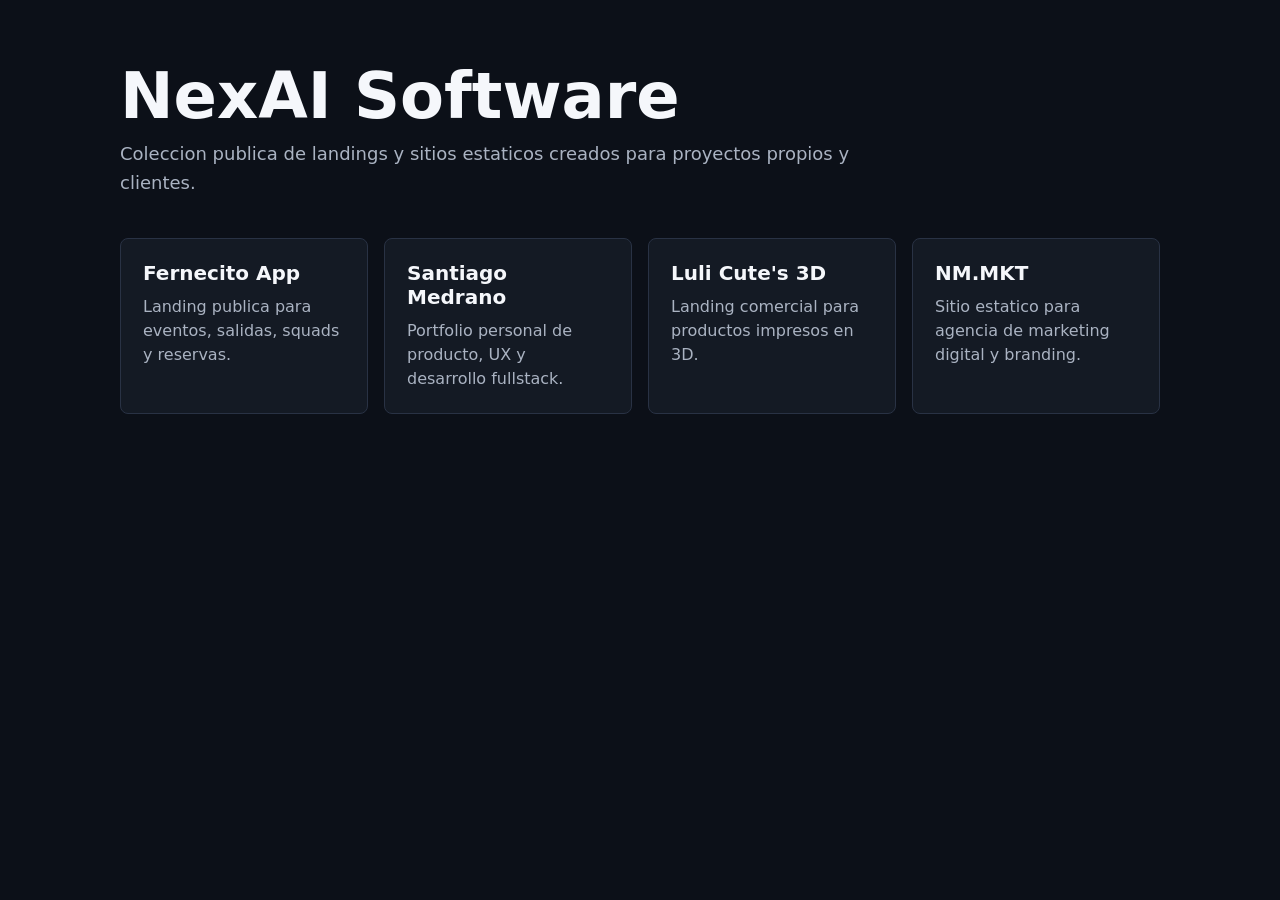
<file: index.html>
<!doctype html>
<html lang="es">
<head>
  <meta charset="utf-8">
  <meta name="viewport" content="width=device-width, initial-scale=1">
  <title>NexAI Software - Landings Portfolio</title>
  <meta name="description" content="Coleccion publica de landings y sitios estaticos creados por NexAI Software.">
  <style>
    :root {
      color-scheme: dark;
      --bg: #0c1018;
      --panel: #141a24;
      --text: #f5f7fb;
      --muted: #aab3c2;
      --line: #293244;
      --accent: #69d2ff;
    }

    * { box-sizing: border-box; }

    body {
      margin: 0;
      min-height: 100vh;
      font-family: Inter, ui-sans-serif, system-ui, -apple-system, BlinkMacSystemFont, "Segoe UI", sans-serif;
      background: var(--bg);
      color: var(--text);
    }

    main {
      width: min(1040px, calc(100% - 32px));
      margin: 0 auto;
      padding: 64px 0;
    }

    h1 {
      margin: 0 0 12px;
      font-size: clamp(34px, 6vw, 64px);
      line-height: 1;
    }

    p {
      margin: 0;
      max-width: 760px;
      color: var(--muted);
      font-size: 18px;
      line-height: 1.6;
    }

    .grid {
      display: grid;
      grid-template-columns: repeat(auto-fit, minmax(240px, 1fr));
      gap: 16px;
      margin-top: 40px;
    }

    a {
      display: block;
      min-height: 170px;
      padding: 22px;
      border: 1px solid var(--line);
      border-radius: 8px;
      background: var(--panel);
      color: inherit;
      text-decoration: none;
    }

    a:hover,
    a:focus-visible {
      border-color: var(--accent);
      outline: none;
    }

    strong {
      display: block;
      margin-bottom: 10px;
      font-size: 20px;
    }

    span {
      color: var(--muted);
      line-height: 1.5;
    }
  </style>
</head>
<body>
  <main>
    <h1>NexAI Software</h1>
    <p>Coleccion publica de landings y sitios estaticos creados para proyectos propios y clientes.</p>

    <section class="grid" aria-label="Landings">
      <a href="./fernecito-landing/">
        <strong>Fernecito App</strong>
        <span>Landing publica para eventos, salidas, squads y reservas.</span>
      </a>
      <a href="./santiago-medrano-portfolio/">
        <strong>Santiago Medrano</strong>
        <span>Portfolio personal de producto, UX y desarrollo fullstack.</span>
      </a>
      <a href="./luli-cutes-3d/">
        <strong>Luli Cute's 3D</strong>
        <span>Landing comercial para productos impresos en 3D.</span>
      </a>
      <a href="./nm-mkt/">
        <strong>NM.MKT</strong>
        <span>Sitio estatico para agencia de marketing digital y branding.</span>
      </a>
    </section>
  </main>
</body>
</html>
</file>
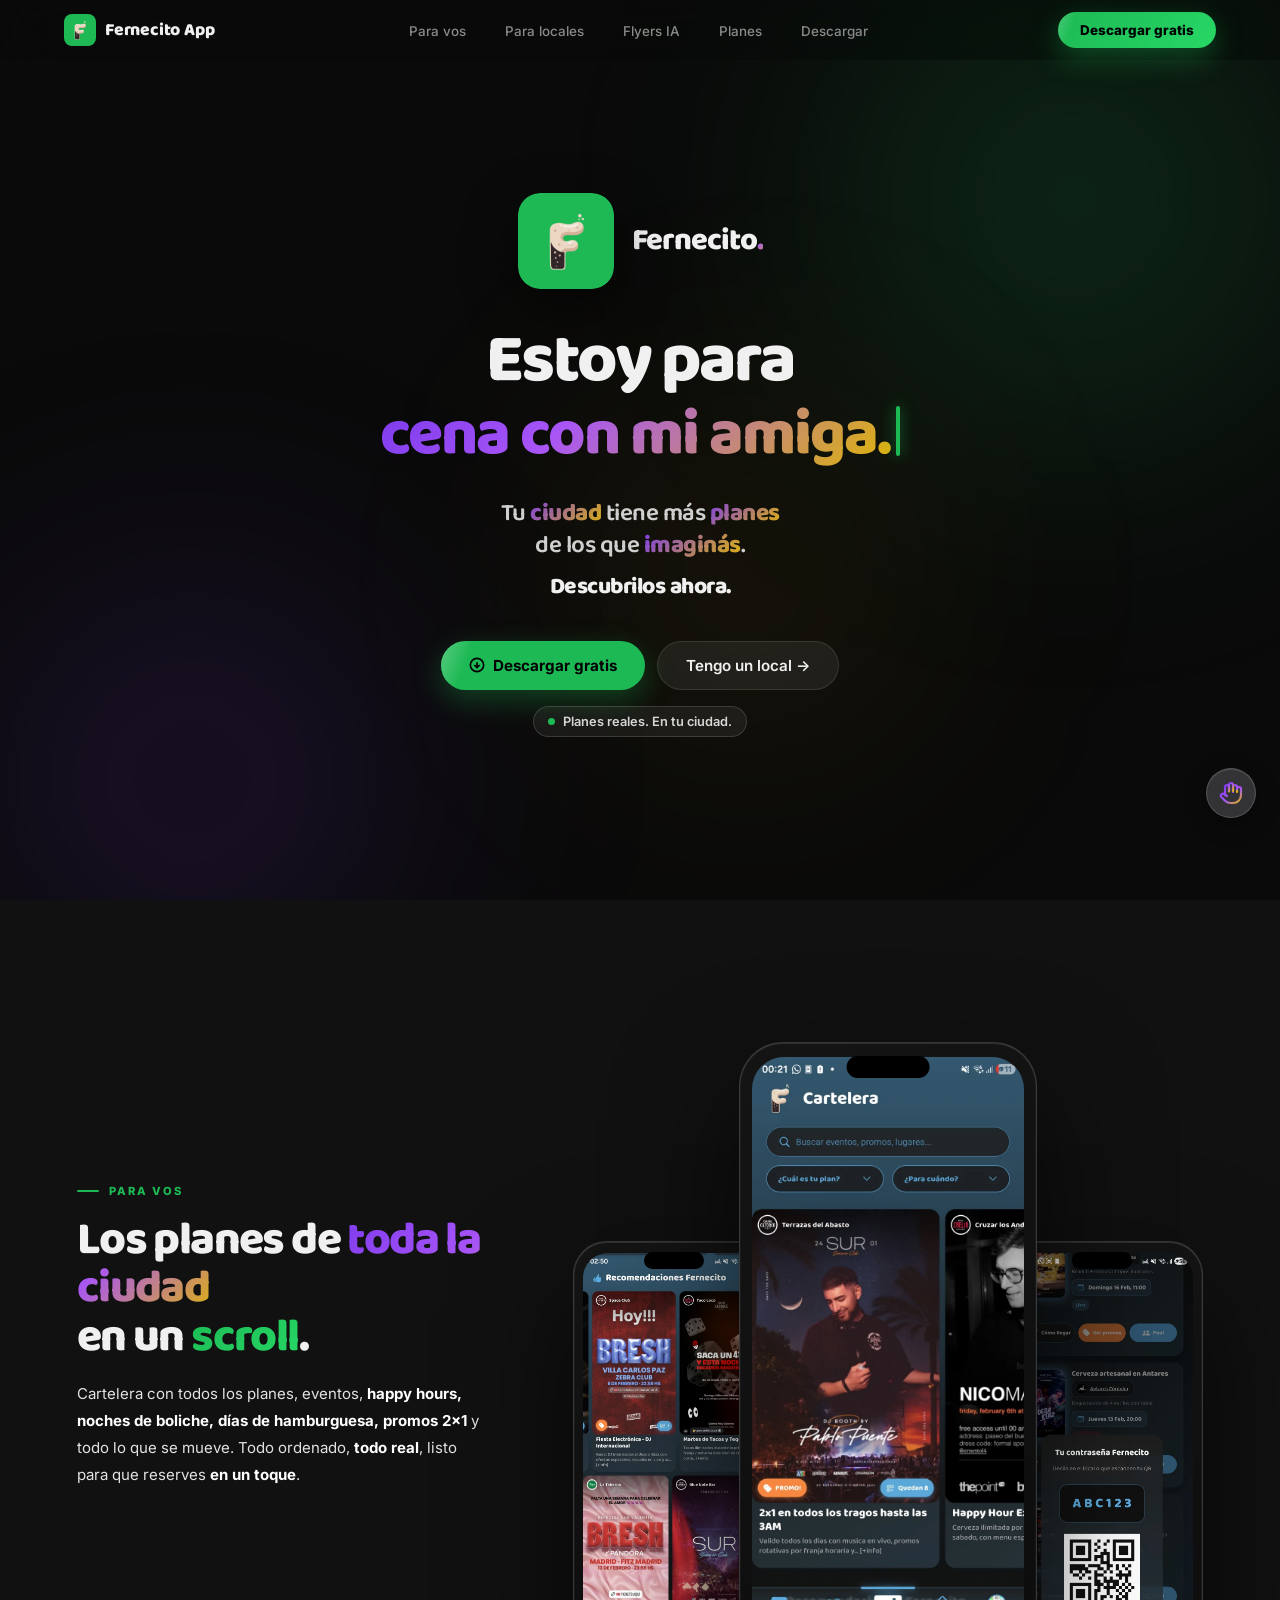
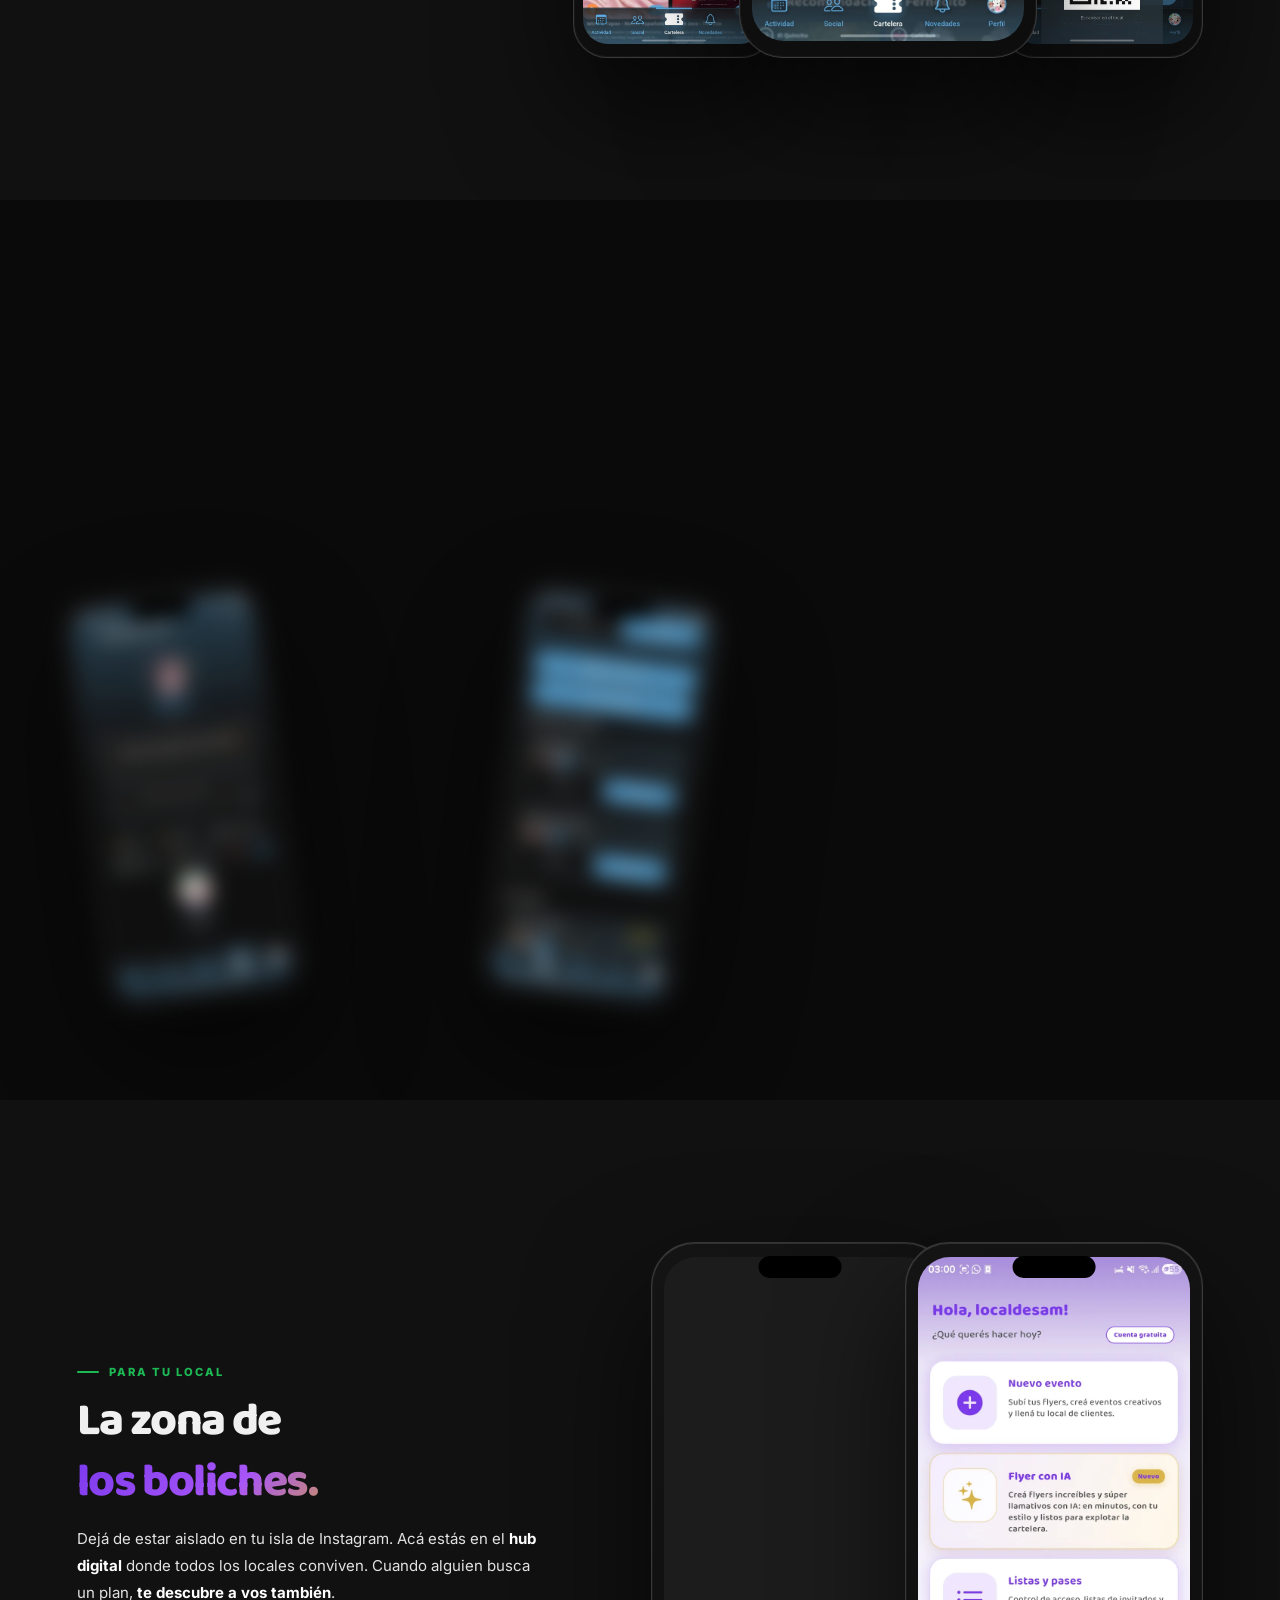
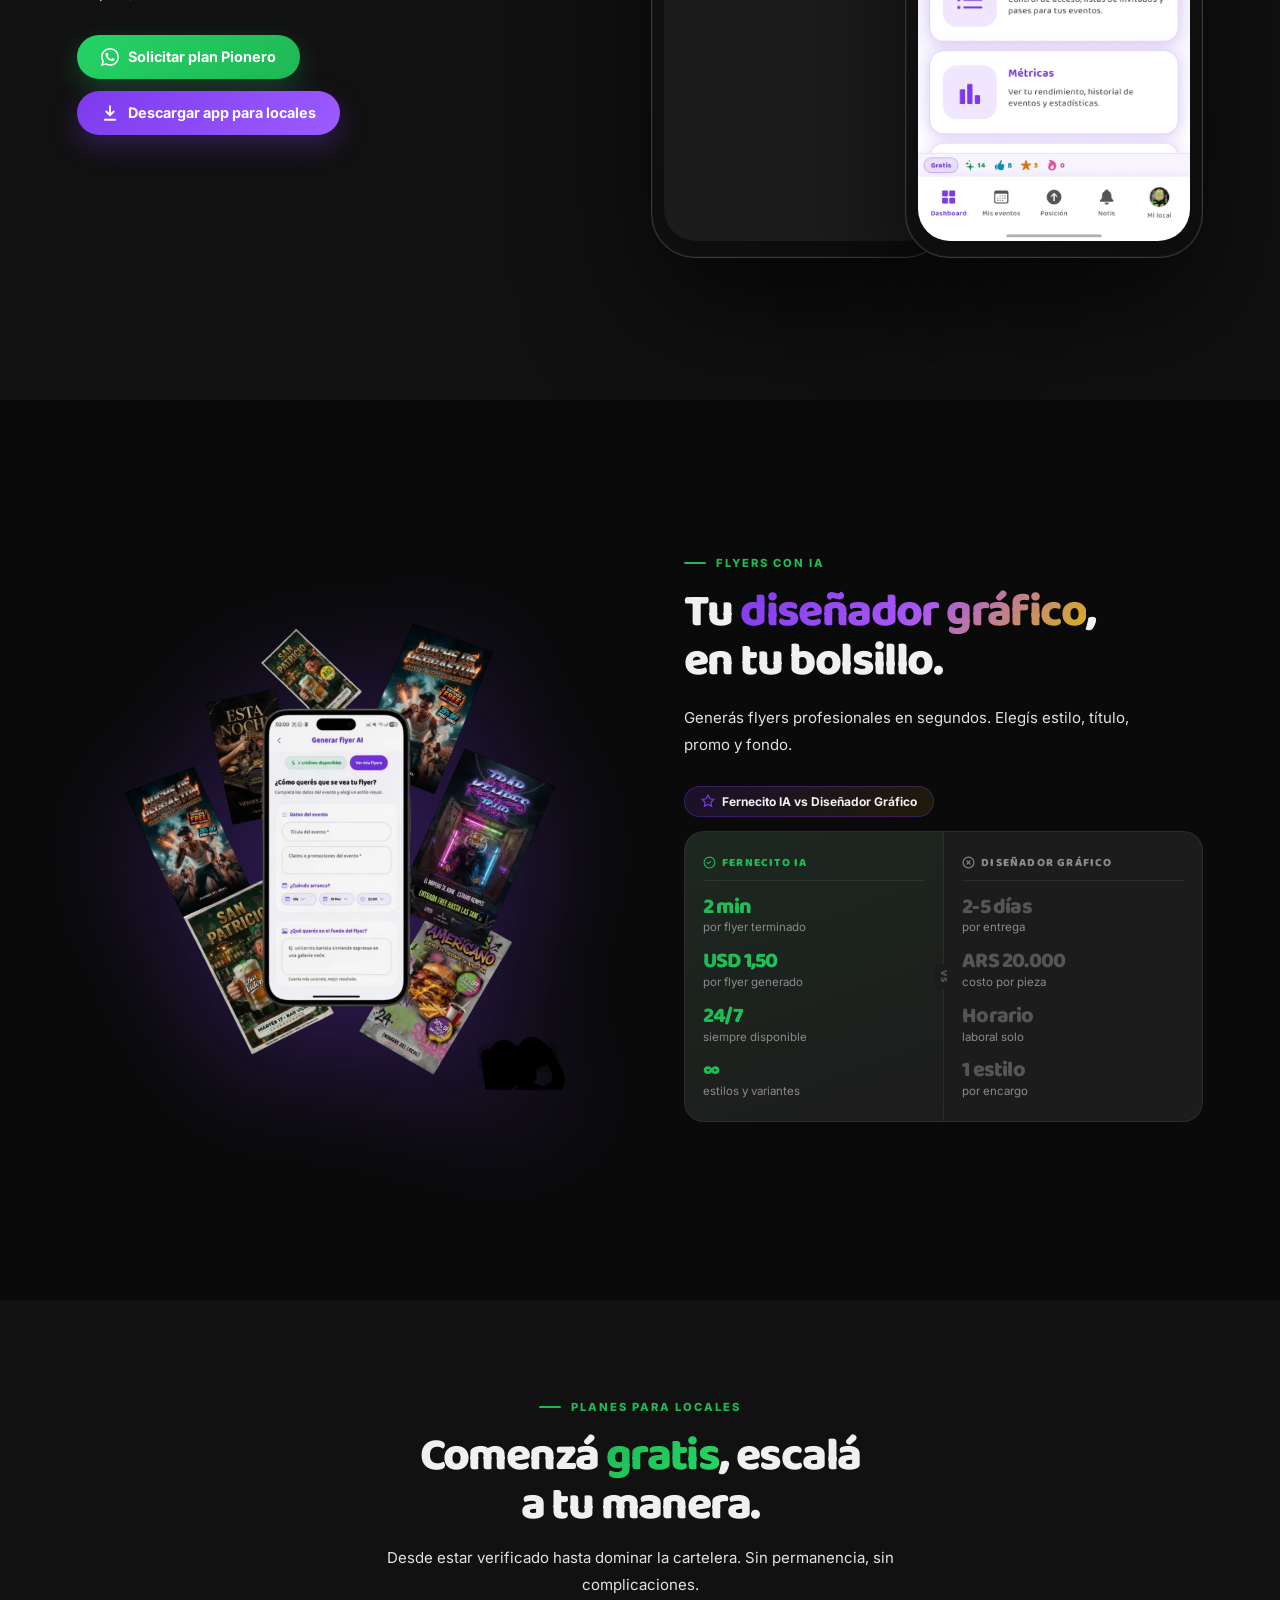
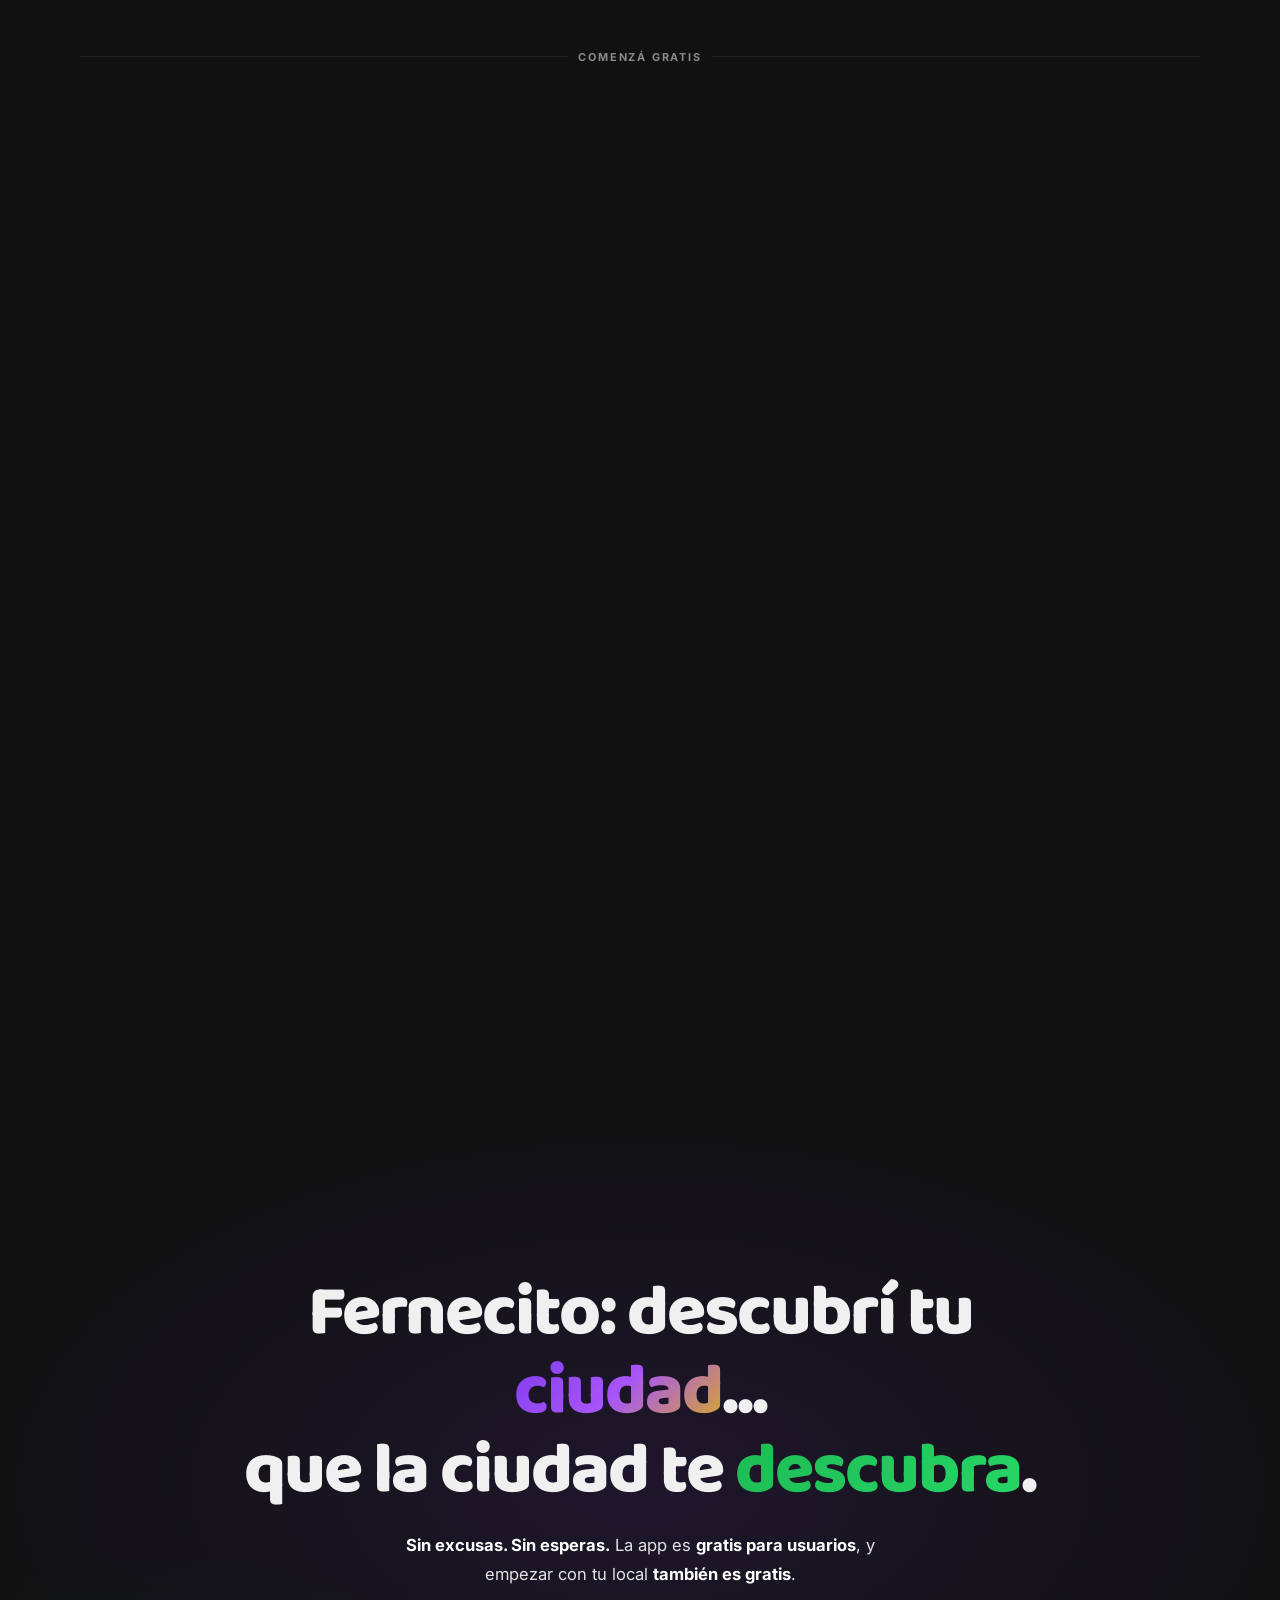
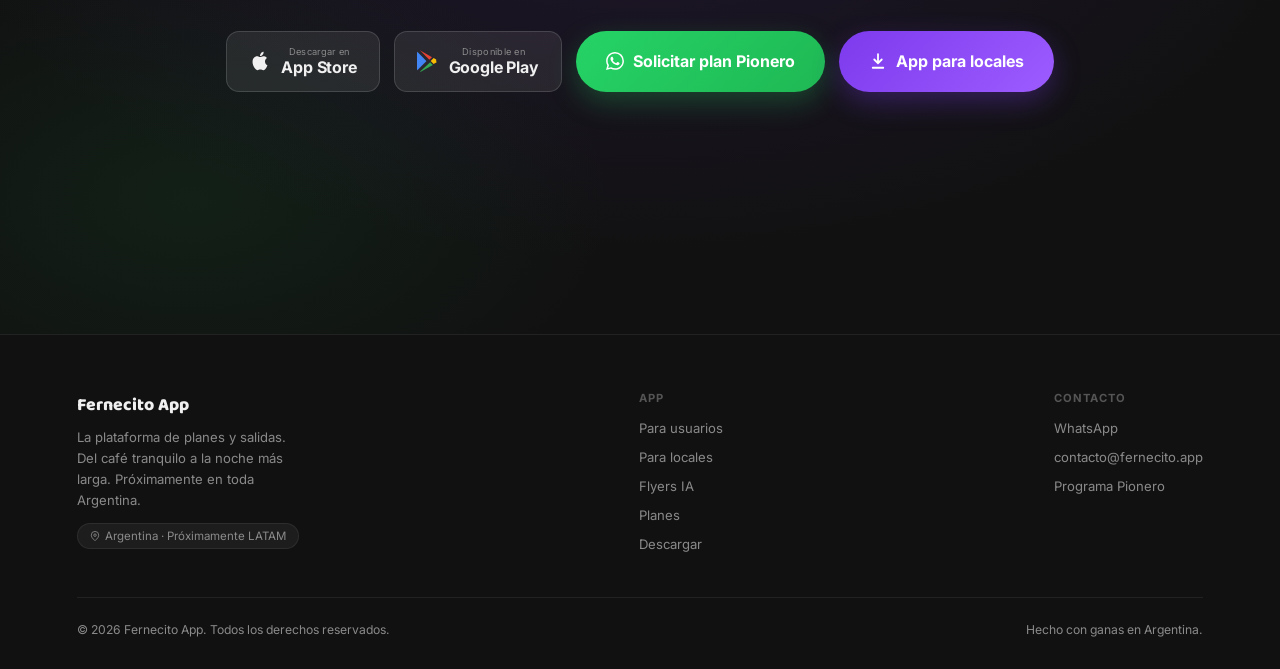
<file: fernecito-landing/index.html>
<!DOCTYPE html>
<html lang="es">
<head>
<meta charset="UTF-8"/>
<meta name="viewport" content="width=device-width, initial-scale=1.0"/>
<title>Fernecito App — Descubrí los planes y salidas de tu ciudad</title>
<meta name="description" content="Fernecito App: la app para descubrir todo lo que pasa en tu ciudad — boliches, bares, festivales, shows y promos. Armá tu squad y salí esta noche. Gratis."/>
<link rel="canonical" href="https://fernecitoapp.com/"/>
<meta name="robots" content="index, follow, max-image-preview:large, max-snippet:-1"/>
<meta name="author" content="Fernecito App"/>
<meta property="og:site_name" content="Fernecito App"/>
<meta property="og:title" content="Fernecito App — Descubrí los planes y salidas de tu ciudad"/>
<meta property="og:description" content="La app para descubrir todo lo que pasa en tu ciudad: boliches, bares, festivales, shows y promos. Armá tu squad y salí esta noche. Gratis."/>
<meta property="og:image" content="https://fernecitoapp.com/assets/icon/app_icon_google.png"/>
<meta property="og:image:width" content="512"/>
<meta property="og:image:height" content="512"/>
<meta property="og:url" content="https://fernecitoapp.com/"/>
<meta property="og:type" content="website"/>
<meta property="og:locale" content="es_AR"/>
<meta name="twitter:card" content="summary_large_image"/>
<meta name="twitter:title" content="Fernecito App — Descubrí los planes y salidas de tu ciudad"/>
<meta name="twitter:description" content="La app para descubrir todo lo que pasa en tu ciudad. Armá tu squad y salí esta noche. Gratis."/>
<meta name="twitter:image" content="https://fernecitoapp.com/assets/icon/app_icon_google.png"/>
<link rel="icon" type="image/png" sizes="32x32" href="assets/icon/app_icon.png"/>
<link rel="icon" type="image/png" sizes="192x192" href="assets/icon/app_icon.png"/>
<link rel="icon" type="image/png" sizes="512x512" href="assets/icon/app_icon.png"/>
<link rel="apple-touch-icon" sizes="180x180" href="assets/icon/app_icon.png"/>
<script type="application/ld+json">
{
  "@context": "https://schema.org",
  "@graph": [
    {
      "@type": "Organization",
      "@id": "https://fernecitoapp.com/#organization",
      "name": "Fernecito App",
      "url": "https://fernecitoapp.com/",
      "logo": {
        "@type": "ImageObject",
        "@id": "https://fernecitoapp.com/#logo",
        "url": "https://fernecitoapp.com/assets/icon/app_icon_google.png",
        "contentUrl": "https://fernecitoapp.com/assets/icon/app_icon_google.png",
        "width": 512,
        "height": 512,
        "caption": "Fernecito App"
      },
      "image": {
        "@id": "https://fernecitoapp.com/#logo"
      },
      "description": "Plataforma y app para descubrir planes, salidas y eventos de tu ciudad: boliches, bares, festivales, shows y promos.",
      "sameAs": [
        "https://www.instagram.com/fernecitoapp/",
        "https://www.tiktok.com/@fernecitoapp"
      ]
    },
    {
      "@type": "WebSite",
      "@id": "https://fernecitoapp.com/#website",
      "url": "https://fernecitoapp.com/",
      "name": "Fernecito App",
      "publisher": { "@id": "https://fernecitoapp.com/#organization" },
      "inLanguage": "es-AR"
    },
    {
      "@type": "MobileApplication",
      "name": "Fernecito App",
      "operatingSystem": "Android, iOS",
      "applicationCategory": "LifestyleApplication",
      "url": "https://fernecitoapp.com/",
      "description": "Descubrí todo lo que pasa en tu ciudad: boliches, bares, festivales, shows y promos. Armá tu squad y reservá en un toque.",
      "offers": { "@type": "Offer", "price": "0", "priceCurrency": "ARS" },
      "publisher": { "@id": "https://fernecitoapp.com/#organization" }
    }
  ]
}
</script>
<link rel="preconnect" href="https://fonts.googleapis.com"/>
<link rel="preconnect" href="https://fonts.gstatic.com" crossorigin/>
<link rel="preload" as="style" href="https://fonts.googleapis.com/css2?family=Baloo+2:wght@700;900&family=Inter:wght@400;600;700&display=swap"/>
<link href="https://fonts.googleapis.com/css2?family=Baloo+2:wght@700;900&family=Inter:wght@400;600;700&display=swap" rel="stylesheet" media="print" onload="this.media='all'"/>
<noscript><link href="https://fonts.googleapis.com/css2?family=Baloo+2:wght@700;900&family=Inter:wght@400;600;700&display=swap" rel="stylesheet"/></noscript>
<style>
:root{
  --g:#1DB954;--g2:#17a347;--gold:#E0B800;--orange:#FF8C42;
  --violet:#7C3AED;--pink:#EC4899;--cyan:#0891B2;
  --bg:#0a0a0a;--bg2:#111;--bg3:#161616;--card:#1c1c1c;
  --border:rgba(255,255,255,.07);--text:#f0f0f0;--muted:#8a8a8a;--muted2:#555;
}
/* Skip link accesibilidad */
.skip-link{position:absolute;top:-100px;left:0;background:var(--g);color:#000;font-weight:700;padding:8px 16px;z-index:999;transition:top .2s;}
.skip-link:focus{top:0;}
*{margin:0;padding:0;box-sizing:border-box;}
html{scroll-behavior:smooth;overflow-x:hidden;max-width:100%;}
body{background:var(--bg);color:var(--text);font-family:'Inter',sans-serif;-webkit-font-smoothing:antialiased;overflow-x:hidden;max-width:100%;width:100%;}
img,svg,video{max-width:100%;}
.vp,.hero,.sec,footer{max-width:100vw;}
.vp-inner,.sinn,.plans-center,.final-center,.ft-inn,.hero-inner{max-width:100%;}
.flyers-showcase{max-width:100%;}

/* ── PWA INSTALL MODAL ── */
.pwam-overlay{position:fixed;inset:0;z-index:9999;display:none;align-items:center;justify-content:center;padding:20px;background:rgba(4,4,6,.72);backdrop-filter:blur(8px);-webkit-backdrop-filter:blur(8px);opacity:0;transition:opacity .28s ease;}
.pwam-overlay.open{display:flex;opacity:1;}
.pwam-card{position:relative;width:100%;max-width:440px;max-height:92vh;overflow-y:auto;padding:30px 26px 24px;border-radius:24px;background:linear-gradient(170deg,#161618 0%,#0e0e10 100%);border:1px solid rgba(255,255,255,.09);box-shadow:0 30px 80px rgba(0,0,0,.6),0 0 0 1px rgba(124,58,237,.08) inset;transform:translateY(18px) scale(.97);transition:transform .32s cubic-bezier(.22,1,.36,1);text-align:center;}
.pwam-overlay.open .pwam-card{transform:translateY(0) scale(1);}
.pwam-close{position:absolute;top:14px;right:14px;width:34px;height:34px;display:flex;align-items:center;justify-content:center;border-radius:50%;border:1px solid rgba(255,255,255,.1);background:rgba(255,255,255,.05);color:rgba(255,255,255,.7);cursor:pointer;transition:background .2s,color .2s;}
.pwam-close:hover{background:rgba(255,255,255,.12);color:#fff;}
.pwam-badge{display:inline-flex;align-items:center;gap:7px;padding:5px 13px;border-radius:30px;background:rgba(29,185,84,.12);border:1px solid rgba(29,185,84,.28);color:#3ee07a;font-size:.72rem;font-weight:700;letter-spacing:.03em;text-transform:uppercase;margin-bottom:16px;}
.pwam-dot{width:7px;height:7px;border-radius:50%;background:#1DB954;box-shadow:0 0 0 0 rgba(29,185,84,.6);animation:pwamPulse 1.8s infinite;}
@keyframes pwamPulse{0%{box-shadow:0 0 0 0 rgba(29,185,84,.55);}70%{box-shadow:0 0 0 8px rgba(29,185,84,0);}100%{box-shadow:0 0 0 0 rgba(29,185,84,0);}}
.pwam-icon{width:64px;height:64px;margin:0 auto 14px;border-radius:16px;overflow:hidden;background:var(--g);box-shadow:0 10px 30px rgba(29,185,84,.25);}
.pwam-icon img{width:100%;height:100%;object-fit:cover;display:block;}
.pwam-title{font-family:'Baloo 2',sans-serif;font-weight:800;font-size:1.5rem;line-height:1.15;color:#fff;margin-bottom:9px;}
.pwam-sub{font-size:.92rem;line-height:1.5;color:#a8a8a8;margin-bottom:16px;}
.pwam-soon{display:flex;gap:8px;justify-content:center;flex-wrap:wrap;margin-bottom:18px;}
.pwam-soon-pill{display:inline-flex;align-items:center;gap:6px;padding:5px 11px;border-radius:20px;background:rgba(255,255,255,.04);border:1px solid rgba(255,255,255,.08);color:#888;font-size:.72rem;font-weight:600;}
.pwam-tabs{display:flex;gap:6px;padding:5px;border-radius:14px;background:rgba(255,255,255,.04);border:1px solid rgba(255,255,255,.07);margin-bottom:16px;}
.pwam-tab{flex:1;padding:10px 8px;border:none;border-radius:10px;background:transparent;color:#888;font-family:'Inter',sans-serif;font-size:.88rem;font-weight:700;cursor:pointer;transition:background .2s,color .2s;}
.pwam-tab.active{background:linear-gradient(135deg,var(--g),var(--violet));color:#fff;box-shadow:0 4px 14px rgba(124,58,237,.3);}
.pwam-steps{display:none;list-style:none;text-align:left;margin-bottom:18px;border-radius:14px;background:rgba(255,255,255,.03);border:1px solid rgba(255,255,255,.06);overflow:hidden;}
.pwam-steps.active{display:block;}
.pwam-steps li{display:grid;grid-template-columns:26px 1fr;align-items:center;gap:13px;padding:12px 15px;}
.pwam-steps li+li{border-top:1px solid rgba(255,255,255,.05);}
.pwam-t{font-size:.92rem;line-height:1.35;color:#cfcfcf;}
.pwam-k{color:#fff;font-weight:700;white-space:nowrap;}
.pwam-ic{display:inline-block;vertical-align:-3px;color:#3ee07a;}
.pwam-dots{display:inline-flex;align-items:center;justify-content:center;width:21px;height:21px;border-radius:6px;background:rgba(255,255,255,.1);color:#fff;font-weight:700;vertical-align:-5px;line-height:1;}
.pwam-n{flex-shrink:0;width:26px;height:26px;border-radius:50%;background:linear-gradient(135deg,rgba(29,185,84,.22),rgba(124,58,237,.22));border:1px solid rgba(124,58,237,.4);color:#b794ff;font-size:.82rem;font-weight:800;display:flex;align-items:center;justify-content:center;}
.pwam-go{display:flex;align-items:center;justify-content:center;gap:9px;width:100%;padding:15px;border-radius:14px;background:linear-gradient(135deg,var(--g),var(--g2));color:#fff;font-family:'Baloo 2',sans-serif;font-weight:700;font-size:1.02rem;text-decoration:none;box-shadow:0 8px 26px rgba(29,185,84,.35);transition:transform .2s,box-shadow .2s;}
.pwam-go:hover{transform:translateY(-2px);box-shadow:0 12px 32px rgba(29,185,84,.45);}
.pwam-go:active{transform:translateY(0);}
.pwam-foot{font-size:.78rem;color:#777;margin-top:12px;line-height:1.4;}
@media(max-width:480px){.pwam-card{padding:26px 18px 20px;border-radius:20px;}.pwam-title{font-size:1.3rem;}.pwam-sub{font-size:.88rem;}}

/* ── NAV ── */
nav{position:fixed;top:0;left:0;right:0;z-index:200;height:60px;display:flex;align-items:center;justify-content:space-between;padding:0 5%;background:rgba(10,10,10,.45);backdrop-filter:blur(30px) saturate(180%);-webkit-backdrop-filter:blur(30px) saturate(180%);border:none;border-bottom:none;outline:none;box-shadow:none;transition:height .35s ease,background .35s ease,backdrop-filter .35s ease;}
nav.scrolled{height:54px;background:rgba(10,10,10,.55);backdrop-filter:blur(36px) saturate(190%);-webkit-backdrop-filter:blur(36px) saturate(190%);border:none;border-bottom:none;box-shadow:none;}
.nlogo{display:flex;align-items:center;gap:9px;text-decoration:none;color:var(--text);}
.nlogo-icon{width:32px;height:32px;border-radius:8px;overflow:hidden;flex-shrink:0;background:var(--g);}
.nlogo-icon img{width:100%;height:100%;object-fit:cover;display:block;}
.nlogo-name{font-family:'Baloo 2',sans-serif;font-weight:900;font-size:1.1rem;letter-spacing:-.2px;transition:filter .25s ease;}
.nlogo:hover .nlogo-name{filter:drop-shadow(0 0 10px rgba(124,58,237,.4));}
.nlinks{display:flex;gap:8px;list-style:none;}
.nlinks a{color:var(--muted);text-decoration:none;font-size:.84rem;font-weight:500;transition:color .25s ease,background .25s ease,transform .25s ease;position:relative;padding:7px 13px 7px 18px;border-radius:999px;}.nlinks a::before{content:"";position:absolute;left:6px;top:50%;width:5px;height:5px;border-radius:50%;background:var(--g);box-shadow:0 0 8px rgba(29,185,84,.7);transform:translateY(-50%) scale(0);opacity:0;transition:transform .3s cubic-bezier(.34,1.56,.64,1),opacity .25s;}
.nlinks a:hover{color:var(--text);background:rgba(255,255,255,.06);transform:translateY(-1px);}.nlinks a:hover::before,.nlinks a.active::before{transform:translateY(-50%) scale(1);opacity:1;}
.nlinks a.active{color:var(--text);}
.ncta{background:linear-gradient(135deg,var(--g),#27d866);color:#000;font-weight:800;font-size:.84rem;padding:10px 22px;border-radius:50px;text-decoration:none;transition:all .25s ease;white-space:nowrap;position:relative;overflow:hidden;box-shadow:0 10px 28px rgba(29,185,84,.34);}
.ncta::after{content:'';position:absolute;top:-130%;bottom:-130%;left:-35%;width:42%;transform:rotate(20deg);background:linear-gradient(to right,rgba(255,255,255,0),rgba(255,255,255,.35),rgba(255,255,255,0));animation:btn-shine 3.4s ease-in-out infinite;pointer-events:none;}
.ncta:hover{transform:translateY(-2px) scale(1.01);box-shadow:0 15px 34px rgba(29,185,84,.45);}
@media(max-width:900px){.nlinks{display:none;}.ncta{display:none;}}

/* ── BTNS ── */
.btn-p{display:inline-flex;align-items:center;gap:8px;background:var(--g);color:#000;font-weight:700;font-size:.95rem;padding:14px 28px;border-radius:50px;text-decoration:none;transition:all .25s ease;position:relative;overflow:hidden;box-shadow:0 10px 30px rgba(29,185,84,.32);}
.btn-p::after{content:'';position:absolute;top:-140%;bottom:-140%;left:-35%;width:45%;transform:rotate(20deg);background:linear-gradient(to right,rgba(255,255,255,0),rgba(255,255,255,.4),rgba(255,255,255,0));animation:btn-shine 3.3s ease-in-out infinite;pointer-events:none;}
.btn-p:hover{background:#21d45e;transform:translateY(-2px);box-shadow:0 16px 46px rgba(29,185,84,.45);}
.btn-s{display:inline-flex;align-items:center;gap:8px;background:rgba(255,255,255,.07);border:1px solid rgba(255,255,255,.1);color:var(--text);font-weight:600;font-size:.95rem;padding:14px 28px;border-radius:50px;text-decoration:none;transition:all .2s;}
.btn-s:hover{background:rgba(255,255,255,.12);transform:translateY(-2px);}
@keyframes breath{0%,100%{transform:scale(1);box-shadow:0 0 0 0 rgba(29,185,84,0)}50%{transform:scale(1.04);box-shadow:0 0 22px 4px rgba(29,185,84,.25)}}
.btn-breath{animation:breath 2.8s ease-in-out infinite;}
@keyframes breath2{0%,100%{transform:scale(1)}50%{transform:scale(1.04);box-shadow:0 0 22px 4px rgba(224,184,0,.2)}}
.btn-breath2{animation:breath2 2.8s ease-in-out infinite;}

/* ── REVEAL ── */
.ri{opacity:0;transform:translateY(26px) scale(.985);filter:blur(6px);transition:opacity 1.3s ease,transform 1.3s ease,filter 1.3s ease;}
.ri.v{opacity:1;transform:translateY(0) scale(1);filter:blur(0);}
.d1{transition-delay:.08s;}.d2{transition-delay:.18s;}.d3{transition-delay:.28s;}.d4{transition-delay:.38s;}.d5{transition-delay:.48s;}

/* ── SECTION BASE ── */
.sec{padding:110px 5%;}
.sinn{max-width:1120px;margin:0 auto;}
.stag{display:inline-block;color:var(--g);font-size:.72rem;font-weight:700;letter-spacing:1.5px;text-transform:uppercase;margin-bottom:14px;}
.sh{font-family:'Baloo 2',sans-serif;font-size:clamp(2.2rem,5vw,3.6rem);font-weight:900;letter-spacing:-1.5px;line-height:1.06;max-width:740px;}
.sp{font-size:1rem;color:var(--muted);margin-top:16px;max-width:500px;line-height:1.75;}

/* ── HERO ── */
.hero{min-height:100vh;display:flex;align-items:center;justify-content:center;padding:120px 5% 90px;position:relative;overflow:hidden;background:var(--bg);}
.hero-inner{position:relative;z-index:2;width:100%;max-width:880px;margin:0 auto;display:flex;flex-direction:column;align-items:center;text-align:center;}
.hero-glow{position:absolute;inset:0;pointer-events:none;overflow:hidden;z-index:1;}
.hero-glow::before,.hero-glow::after{content:'';position:absolute;border-radius:50%;filter:blur(110px);will-change:transform,opacity;}
.hero-glow::before{width:min(60vw,720px);height:min(60vw,720px);top:-18vh;right:-12vw;background:radial-gradient(circle,rgba(29,185,84,.22) 0%,rgba(29,185,84,0) 70%);animation:hero-float-a 9s ease-in-out infinite;}
.hero-glow::after{width:min(55vw,640px);height:min(55vw,640px);bottom:-22vh;left:-10vw;background:radial-gradient(circle,rgba(124,58,237,.18) 0%,rgba(124,58,237,0) 70%);animation:hero-float-b 11s ease-in-out infinite;}
.hero-glow-gold{position:absolute;width:min(45vw,520px);height:min(45vw,520px);border-radius:50%;filter:blur(120px);top:35%;left:38%;background:radial-gradient(circle,rgba(224,184,0,.10) 0%,rgba(224,184,0,0) 70%);animation:hero-float-c 8s ease-in-out infinite;pointer-events:none;z-index:1;will-change:transform;}
@keyframes hero-float-a{
  0%  {transform:translate(0,0) scale(1);}
  20% {transform:translate(-28vw,18vh) scale(1.08);}
  40% {transform:translate(-50vw,40vh) scale(.96);}
  60% {transform:translate(-18vw,55vh) scale(1.05);}
  80% {transform:translate(-40vw,12vh) scale(1.02);}
  100%{transform:translate(0,0) scale(1);}
}
@keyframes hero-float-b{
  0%  {transform:translate(0,0) scale(1);}
  18% {transform:translate(35vw,-20vh) scale(1.06);}
  38% {transform:translate(58vw,-48vh) scale(.95);}
  58% {transform:translate(20vw,-60vh) scale(1.08);}
  78% {transform:translate(48vw,-12vh) scale(1.02);}
  100%{transform:translate(0,0) scale(1);}
}
@keyframes hero-float-c{
  0%  {transform:translate(-50%,-50%) scale(1);}
  20% {transform:translate(-90%,-20%) scale(1.07);}
  40% {transform:translate(-15%,-75%) scale(.96);}
  60% {transform:translate(-80%,-80%) scale(1.05);}
  80% {transform:translate(-25%,-25%) scale(1.03);}
  100%{transform:translate(-50%,-50%) scale(1);}
}
@media(prefers-reduced-motion:reduce){.hero-glow::before,.hero-glow::after,.hero-glow-gold{animation:none;}}

/* ─── Hero glow ajustado para mobile (blobs visibles) ─── */
@media(max-width:860px){
  .hero-glow::before{
    width:min(130vw,640px);height:min(130vw,640px);
    top:-18vh;right:-35vw;
    filter:blur(70px);
    background:radial-gradient(circle,rgba(29,185,84,.34) 0%,rgba(29,185,84,0) 68%);
  }
  .hero-glow::after{
    width:min(120vw,580px);height:min(120vw,580px);
    bottom:-12vh;left:-35vw;
    filter:blur(70px);
    background:radial-gradient(circle,rgba(124,58,237,.30) 0%,rgba(124,58,237,0) 68%);
  }
  .hero-glow-gold{
    width:min(90vw,460px);height:min(90vw,460px);
    top:30%;left:50%;
    filter:blur(75px);
    background:radial-gradient(circle,rgba(224,184,0,.18) 0%,rgba(224,184,0,0) 68%);
  }
}
@media(max-width:500px){
  .hero-glow::before{
    width:140vw;height:140vw;
    top:-15vh;right:-40vw;
    filter:blur(58px);
    background:radial-gradient(circle,rgba(29,185,84,.40) 0%,rgba(29,185,84,0) 65%);
  }
  .hero-glow::after{
    width:130vw;height:130vw;
    bottom:-8vh;left:-40vw;
    filter:blur(58px);
    background:radial-gradient(circle,rgba(124,58,237,.34) 0%,rgba(124,58,237,0) 65%);
  }
  .hero-glow-gold{
    width:95vw;height:95vw;
    filter:blur(64px);
    background:radial-gradient(circle,rgba(224,184,0,.20) 0%,rgba(224,184,0,0) 65%);
  }
}

/* Brand mark — logo + nombre integrados arriba */
.hero-brand{display:inline-flex;align-items:center;gap:18px;margin-bottom:38px;position:relative;}
.hero-brand-icon{position:relative;width:clamp(72px,8vw,96px);height:clamp(72px,8vw,96px);border-radius:22px;overflow:hidden;flex-shrink:0;background:#000;box-shadow:0 18px 50px rgba(0,0,0,.55),0 0 0 1px rgba(255,255,255,.05) inset;animation:brand-breath 5s ease-in-out infinite;}
.hero-brand-icon::before{content:'';position:absolute;inset:-30%;border-radius:50%;background:conic-gradient(from 0deg,rgba(29,185,84,.55),rgba(124,58,237,.45),rgba(224,184,0,.45),rgba(29,185,84,.55));filter:blur(32px);opacity:.55;z-index:-1;animation:brand-halo 8s linear infinite;}
.hero-brand-icon img{width:100%;height:100%;object-fit:cover;display:block;border-radius:22px;}
.hero-brand-name{font-family:'Baloo 2',sans-serif;font-weight:900;font-size:clamp(1.6rem,2.4vw,2.1rem);letter-spacing:-1px;line-height:1;color:var(--text);}
.hero-brand-name span{background:linear-gradient(135deg,var(--violet) 0%,#a855f7 50%,var(--gold) 100%);-webkit-background-clip:text;-webkit-text-fill-color:transparent;background-clip:text;}
@keyframes brand-breath{0%,100%{transform:translateY(0)}50%{transform:translateY(-4px)}}
@keyframes brand-halo{from{transform:rotate(0deg)}to{transform:rotate(360deg)}}

.hero-kicker{font-family:'Baloo 2',sans-serif;font-size:clamp(2.6rem,5.4vw,5.2rem);font-weight:900;letter-spacing:-2.6px;line-height:.98;margin-bottom:8px;color:var(--text);}
.hero-typewriter{display:flex;align-items:flex-start;justify-content:center;margin-bottom:30px;min-height:1.05em;}
.hw-static{font-size:0;color:transparent;line-height:0;margin:0;padding:0;}
.hw-dynamic{font-family:'Baloo 2',sans-serif;font-size:clamp(2.2rem,5vw,4.6rem);font-weight:900;line-height:1.02;letter-spacing:-2px;background:linear-gradient(135deg,var(--violet) 0%,#a855f7 35%,var(--gold) 100%);-webkit-background-clip:text;-webkit-text-fill-color:transparent;background-clip:text;text-align:center;display:inline-block;}
.blink{display:inline-block;width:4px;height:.78em;background:var(--g);vertical-align:-0.04em;margin-left:6px;border-radius:2px;box-shadow:0 0 14px rgba(29,185,84,.7);animation:cursor-blink 1s step-end infinite;}
@keyframes cursor-blink{0%,100%{opacity:1}50%{opacity:0}}
.hero-subtext{font-family:'Baloo 2',sans-serif;font-size:clamp(1.2rem,1.9vw,1.65rem);color:#cfcfcf;font-weight:600;line-height:1.32;letter-spacing:-.5px;max-width:600px;margin:0 auto 38px;}
.hero-subtext .hero-grad{background:linear-gradient(135deg,var(--violet),var(--gold));-webkit-background-clip:text;-webkit-text-fill-color:transparent;background-clip:text;font-weight:900;}
.hero-subtext .hero-cta-line{display:block;margin-top:10px;color:var(--text);font-weight:800;font-size:.94em;}

.hero-btns{display:flex;gap:12px;flex-wrap:wrap;justify-content:center;}
.hero-proof-badge{margin-top:16px;display:inline-flex;align-items:center;gap:8px;padding:7px 14px;border-radius:999px;background:rgba(255,255,255,.06);border:1px solid rgba(255,255,255,.14);font-size:.8rem;color:#d6d6d6;font-weight:600;}
.hero-proof-badge .dot{width:7px;height:7px;border-radius:50%;background:var(--g);box-shadow:0 0 0 0 rgba(29,185,84,.45);animation:tag-pulse 2s ease-in-out infinite;}
@keyframes btn-shine{0%,38%{left:-45%;}66%,100%{left:135%;}}

/* Mobile/tablet — todo centrado, ya está; solo ajusto tamaños */
@media(max-width:860px){
  .hero{padding:110px 5% 70px;min-height:100vh;min-height:100dvh;}
  .hero-brand{gap:14px;margin-bottom:28px;}
  .hero-brand-icon{width:64px;height:64px;border-radius:18px;}
  .hero-kicker{font-size:clamp(2.4rem,8vw,3.8rem);letter-spacing:-1.8px;}
  .hw-dynamic{font-size:clamp(2rem,7.4vw,3.6rem);}
  .hero-subtext{font-size:clamp(1.05rem,4.2vw,1.35rem);}
}
@media(max-width:480px){
  .hero{padding:100px 5% 60px;}
  .hero-brand{flex-direction:column;gap:14px;margin-bottom:24px;}
  .hero-brand-name{font-size:1.4rem;}
}
/* ═══ ENHANCED REVEAL ═══ */
.rv{opacity:0;transform:translateY(44px) scale(.98);filter:blur(10px);transition:opacity 1.5s cubic-bezier(.16,1,.3,1),transform 1.5s cubic-bezier(.16,1,.3,1),filter 1.5s cubic-bezier(.16,1,.3,1);}
.rv.on{opacity:1;transform:translateY(0) scale(1);filter:blur(0);}
.rv-l{opacity:0;transform:translateX(-60px) scale(.98);filter:blur(10px);transition:opacity 1.5s cubic-bezier(.16,1,.3,1),transform 1.5s cubic-bezier(.16,1,.3,1),filter 1.5s cubic-bezier(.16,1,.3,1);}
.rv-l.on{opacity:1;transform:translateX(0) scale(1);filter:blur(0);}
.rv-r{opacity:0;transform:translateX(60px) scale(.98);filter:blur(10px);transition:opacity 1.5s cubic-bezier(.16,1,.3,1),transform 1.5s cubic-bezier(.16,1,.3,1),filter 1.5s cubic-bezier(.16,1,.3,1);}
.rv-r.on{opacity:1;transform:translateX(0) scale(1);filter:blur(0);}

/* ═══ VIEWPORT SECTIONS ═══ */
.vp{min-height:100vh;display:flex;align-items:center;padding:90px 6%;position:relative;overflow:hidden;}
.vp-dark{background:var(--bg2);}
.vp-light{background:var(--bg);}
.vp-inner{width:100%;max-width:1200px;margin:0 auto;display:grid;grid-template-columns:1fr 1fr;gap:88px;align-items:center;}
.vp-inner.rev .text-side{order:2;}.vp-inner.rev .media-side{order:1;}

/* ═══ SECTION TYPOGRAPHY ═══ */
.sec-kicker{font-size:.7rem;letter-spacing:2px;text-transform:uppercase;color:var(--g);font-weight:800;margin-bottom:18px;display:flex;align-items:center;gap:10px;}
.sec-kicker::before{content:'';width:22px;height:2px;background:var(--g);border-radius:2px;flex-shrink:0;}
.sec-title{font-family:'Baloo 2',sans-serif;font-size:clamp(2rem,3.6vw,3.6rem);line-height:1.06;letter-spacing:-1.6px;font-weight:900;margin-bottom:18px;color:var(--text);}
.sec-title em{font-style:normal;}
.hl{background:linear-gradient(135deg,var(--violet) 0%,#a855f7 50%,var(--gold) 100%);-webkit-background-clip:text;-webkit-text-fill-color:transparent;background-clip:text;}
.hl-g{background:linear-gradient(135deg,var(--g),#27d866);-webkit-background-clip:text;-webkit-text-fill-color:transparent;background-clip:text;}
.hl-gold{background:linear-gradient(135deg,var(--gold),#f5d000);-webkit-background-clip:text;-webkit-text-fill-color:transparent;background-clip:text;}
.sec-body{font-size:clamp(.94rem,1.15vw,1.06rem);color:rgba(255,255,255,.88);line-height:1.8;max-width:460px;margin-bottom:28px;}.sec-body strong{color:#fff;font-weight:700;}

/* ═══ IPHONE FRAME ═══ */
.iphone{position:relative;width:min(258px,76vw);background:linear-gradient(155deg,#141414,#0d0d0d);padding:14px 12px 16px;border-radius:44px;border:1px solid rgba(255,255,255,.17);box-shadow:0 50px 120px rgba(0,0,0,.65),0 0 0 1px rgba(255,255,255,.04) inset,inset 0 1px 0 rgba(255,255,255,.08);flex-shrink:0;}
.iphone::before{content:'';position:absolute;top:13px;left:50%;transform:translateX(-50%);width:28%;height:22px;background:#000;border-radius:20px;z-index:3;}
.iphone img{display:block;width:100%;height:auto;border-radius:32px;background:var(--card);min-height:180px;}
.iphone.big{width:min(298px,84vw);}
.media-side{display:flex;align-items:center;justify-content:center;}
.iphones-duo{display:flex;align-items:flex-end;justify-content:center;}
.iphones-duo .iphone:first-child{transform:rotate(-5deg) translateX(24px);z-index:1;opacity:.85;margin-right:-50px;}
.iphones-duo .iphone:last-child{transform:rotate(3deg) translateX(-10px);z-index:2;}
.glow-g{filter:drop-shadow(0 0 48px rgba(29,185,84,.3));}
.glow-v{filter:drop-shadow(0 0 48px rgba(124,58,237,.28));}

/* ═══ SLOT MACHINE ═══ */
.slot-host{display:inline-block;overflow:hidden;height:1.06em;vertical-align:text-bottom;}
.slot-track{display:flex;flex-direction:column;transition:transform .65s cubic-bezier(.76,0,.24,1);}
.slot-word{display:block;height:1.06em;line-height:1.06;white-space:nowrap;background:linear-gradient(135deg,var(--violet),#a855f7 50%,var(--gold));-webkit-background-clip:text;-webkit-text-fill-color:transparent;background-clip:text;flex-shrink:0;}

/* ═══ STAT CHIPS ═══ */
.stat-chips{display:flex;flex-direction:column;gap:10px;margin-bottom:28px;}
.stat-chip{display:flex;align-items:center;gap:16px;background:var(--card);border:1px solid var(--border);border-radius:16px;padding:14px 18px;transition:border-color .3s,transform .3s cubic-bezier(.34,1.56,.64,1);}
.stat-chip:hover{border-color:rgba(124,58,237,.4);transform:translateX(5px);}
.stat-chip-num{font-family:'Baloo 2',sans-serif;font-size:1.9rem;font-weight:900;letter-spacing:-1px;line-height:1;background:linear-gradient(135deg,var(--violet),var(--gold));-webkit-background-clip:text;-webkit-text-fill-color:transparent;background-clip:text;min-width:60px;flex-shrink:0;}
.stat-chip-lbl{font-size:.82rem;color:var(--muted);line-height:1.45;}
.flyers-media{display:flex;flex-direction:column;gap:16px;align-items:center;}
.flyer-grid{display:grid;grid-template-columns:1fr 1fr;gap:10px;width:min(280px,82vw);}
.flyer-card{background:var(--card);border:1px solid var(--border);border-radius:14px;overflow:hidden;aspect-ratio:1;display:flex;align-items:center;justify-content:center;color:var(--muted2);font-size:.7rem;transition:transform .3s;}
.flyer-card img{width:100%;height:100%;object-fit:cover;display:block;}
.flyer-card:hover{transform:scale(1.04);}

/* ═══ CTA BUTTONS ═══ */
.cta-row{display:flex;gap:12px;flex-wrap:wrap;margin-top:6px;}
.store-pill{display:inline-flex;align-items:center;gap:10px;background:rgba(255,255,255,.08);border:1px solid rgba(255,255,255,.14);border-radius:13px;padding:11px 17px;text-decoration:none;color:var(--text);transition:all .25s;}
.store-pill:hover{background:rgba(255,255,255,.13);transform:translateY(-2px);box-shadow:0 14px 32px rgba(0,0,0,.3);}
.sp-icon{width:22px;height:22px;flex-shrink:0;display:flex;align-items:center;justify-content:center;}
.sp-text small{display:block;font-size:.58rem;color:var(--muted);letter-spacing:.3px;line-height:1.3;}
.sp-text strong{display:block;font-size:.88rem;font-weight:700;letter-spacing:-.2px;line-height:1.2;}
.cta-btn{display:inline-flex;align-items:center;gap:9px;padding:13px 24px;border-radius:50px;font-weight:700;font-size:.9rem;text-decoration:none;transition:all .25s;position:relative;overflow:hidden;white-space:nowrap;}
.cta-btn.green{background:var(--g);color:#000;box-shadow:0 10px 30px rgba(29,185,84,.3);}
.cta-btn.green::after{content:'';position:absolute;top:-130%;bottom:-130%;left:-35%;width:42%;transform:rotate(20deg);background:linear-gradient(to right,rgba(255,255,255,0),rgba(255,255,255,.38),rgba(255,255,255,0));animation:btn-shine 3.4s ease-in-out infinite;pointer-events:none;}
.cta-btn.green:hover{transform:translateY(-2px);box-shadow:0 18px 42px rgba(29,185,84,.4);}
.cta-btn.wa{background:linear-gradient(135deg,#25d366,#1fb854);color:#fff;box-shadow:0 10px 28px rgba(37,211,102,.26);}
.cta-btn.wa:hover{transform:translateY(-2px);box-shadow:0 16px 36px rgba(37,211,102,.36);}
.cta-btn.gold{background:linear-gradient(135deg,var(--gold),#f0ca00);color:#000;box-shadow:0 10px 28px rgba(224,184,0,.26);}
.cta-btn.gold:hover{transform:translateY(-2px);box-shadow:0 16px 36px rgba(224,184,0,.36);}
.cta-btn.locales-dl{background:linear-gradient(135deg,var(--violet),#9d5cff);color:#fff;box-shadow:0 10px 28px rgba(124,58,237,.3);}
.cta-btn.locales-dl:hover{transform:translateY(-2px);box-shadow:0 16px 36px rgba(124,58,237,.42);}
.cta-btn.ghost{background:rgba(255,255,255,.08);border:1px solid rgba(255,255,255,.14);color:var(--text);}
.cta-btn.ghost:hover{background:rgba(255,255,255,.13);transform:translateY(-2px);}
@keyframes btn-shine{0%,38%{left:-45%}66%,100%{left:135%}}

/* ═══ PLANS REDESIGNED (2 GROUPS) ═══ */
.plans-vp{align-items:flex-start;padding-top:100px;padding-bottom:80px;}
.plans-center{width:100%;max-width:1120px;margin:0 auto;}
.plans-head{text-align:center;margin-bottom:52px;}
.plans-head .sec-title{margin:0 auto 14px;}
.plans-head .sec-body{margin:0 auto;text-align:center;max-width:600px;}
.plans-group-label{font-size:.68rem;letter-spacing:1.8px;text-transform:uppercase;color:var(--muted);font-weight:700;margin-bottom:16px;display:flex;align-items:center;gap:10px;}
.plans-group-label::before,.plans-group-label::after{content:'';flex:1;height:1px;background:var(--border);}
.plans-trio{display:grid;grid-template-columns:repeat(3,1fr);gap:16px;margin-bottom:56px;}
.pcard{background:var(--card);border:1.5px solid var(--border);border-radius:26px;padding:30px 24px;position:relative;overflow:hidden;transition:transform .4s cubic-bezier(.34,1.56,.64,1),box-shadow .4s;}
.pcard:hover{transform:translateY(-10px);box-shadow:0 34px 70px rgba(0,0,0,.38);}
.pcard.std{border-color:#3b82f6;background:linear-gradient(155deg,rgba(59,130,246,.07),var(--card));}
.pcard.plus{border-color:var(--g);background:linear-gradient(155deg,rgba(29,185,84,.09),var(--card));box-shadow:0 0 0 1px rgba(29,185,84,.14),0 20px 50px rgba(29,185,84,.08);}
.pcard.premium{border-color:var(--gold);background:linear-gradient(155deg,rgba(224,184,0,.07),var(--card));}
.pcard.free{border-color:var(--muted2);}
.pcard.pionero{border-color:var(--gold);background:linear-gradient(155deg,rgba(224,184,0,.1),var(--card));box-shadow:0 0 0 1px rgba(224,184,0,.14);}
.pcrd-tag{position:absolute;top:0;left:50%;transform:translateX(-50%);font-size:.6rem;font-weight:800;letter-spacing:.8px;text-transform:uppercase;padding:5px 16px;border-radius:0 0 12px 12px;white-space:nowrap;}
.pcrd-tag.g{background:var(--g);color:#000;}.pcrd-tag.blue{background:#3b82f6;color:#fff;}
.pcrd-tag.gold{background:var(--gold);color:#000;}.pcrd-tag.grey{background:var(--muted2);color:var(--muted);}
.pcrd-name{font-family:'Baloo 2',sans-serif;font-size:1rem;font-weight:900;margin-top:20px;margin-bottom:12px;display:inline-block;padding:6px 18px;border-radius:50px;}.pcard.std .pcrd-name{background:rgba(59,130,246,.14);color:#3b82f6;border:1px solid rgba(59,130,246,.3);}.pcard.plus .pcrd-name{background:rgba(29,185,84,.12);color:var(--g);border:1px solid rgba(29,185,84,.3);}.pcard.premium .pcrd-name{background:rgba(224,184,0,.12);color:var(--gold);border:1px solid rgba(224,184,0,.3);}.pcard.free .pcrd-name{background:rgba(255,255,255,.06);color:var(--muted);border:1px solid var(--border);}.pcard.pionero .pcrd-name{background:rgba(224,184,0,.12);color:var(--gold);border:1px solid rgba(224,184,0,.3);}
.pcrd-price{font-family:'Baloo 2',sans-serif;font-size:2.4rem;font-weight:900;letter-spacing:-1.5px;line-height:1;margin-bottom:3px;}
.pcrd-price sub{font-size:.7rem;font-weight:400;color:var(--muted);vertical-align:middle;letter-spacing:0;}
.pcrd-period{font-size:.7rem;color:var(--muted);margin-bottom:20px;}
.pcrd-feats{list-style:none;display:flex;flex-direction:column;gap:9px;}
.pcrd-feats li{font-size:.79rem;color:var(--muted);display:flex;align-items:flex-start;gap:8px;line-height:1.4;}
.pcrd-feats .fi{width:14px;height:14px;flex-shrink:0;margin-top:1px;}
.pcrd-feats .no{opacity:.35;}
.pcrd-cta{margin-top:22px;}
.half-vp{min-height:50vh;padding:56px 6%;display:flex;align-items:center;background:var(--bg);}
.plans-duo{width:100%;max-width:820px;margin:0 auto;display:grid;grid-template-columns:1fr 1fr;gap:16px;}
.pcard.pionero-full{display:flex;flex-direction:column;}
.pcard.pionero-full .pcrd-cta{margin-top:auto;padding-top:22px;}

/* ═══ FINAL CTA ═══ */
.vp-final{background:radial-gradient(ellipse 90% 70% at 50% 50%,rgba(124,58,237,.12),transparent 60%),radial-gradient(ellipse 60% 50% at 15% 85%,rgba(29,185,84,.09),transparent 55%),var(--bg2);text-align:center;}
.final-center{width:100%;max-width:880px;margin:0 auto;}
.final-title{font-family:'Baloo 2',sans-serif;font-size:clamp(2.4rem,5.6vw,5rem);line-height:1.1;letter-spacing:-2px;font-weight:900;margin-bottom:14px;padding-bottom:.08em;}.final-title em{font-style:normal;}
.final-sub{font-size:clamp(1rem,1.3vw,1.12rem);color:rgba(255,255,255,.88);line-height:1.72;max-width:520px;margin:0 auto 42px;}.final-sub strong{color:#fff;font-weight:700;}
.final-btns{display:flex;justify-content:center;gap:14px;flex-wrap:wrap;}
.final-btns .store-pill{padding:14px 22px;}
.final-btns .store-pill .sp-text strong{font-size:1rem;}
.final-btns .cta-btn{padding:15px 30px;font-size:1rem;}

/* ═══ FOOTER ═══ */
footer{background:var(--bg2);border-top:1px solid var(--border);padding:56px 6% 32px;}
.ft-inn{max-width:1140px;margin:0 auto;}
.ft-top{display:flex;justify-content:space-between;flex-wrap:wrap;gap:40px;margin-bottom:44px;}
.ft-brand h3{font-family:'Baloo 2',sans-serif;font-size:1.1rem;font-weight:900;margin-bottom:8px;}
.ft-brand p{font-size:.82rem;color:var(--muted);max-width:230px;line-height:1.6;}
.ft-loc{display:inline-flex;align-items:center;gap:5px;margin-top:12px;background:rgba(255,255,255,.05);border:1px solid var(--border);border-radius:20px;padding:5px 12px;font-size:.72rem;color:var(--muted);}
.ft-links h4{font-size:.7rem;font-weight:700;text-transform:uppercase;letter-spacing:1px;color:var(--muted2);margin-bottom:12px;}
.ft-links ul{list-style:none;display:flex;flex-direction:column;gap:9px;}
.ft-links a{color:var(--muted);text-decoration:none;font-size:.82rem;transition:color .2s;}
.ft-links a:hover{color:var(--text);}
.ft-bot{border-top:1px solid var(--border);padding-top:24px;display:flex;justify-content:space-between;flex-wrap:wrap;gap:12px;}
.ft-bot p{font-size:.76rem;color:var(--muted);}

/* ═══ SCROLL PROGRESS ═══ */
#scroll-bar{position:fixed;top:0;left:0;height:3px;width:0%;background:linear-gradient(90deg,var(--g),var(--violet));z-index:999;transition:width .1s linear;border-radius:0 2px 2px 0;}

/* ═══ BACK TO TOP ═══ */
#top-btn{position:fixed;bottom:28px;right:24px;z-index:300;width:44px;height:44px;border-radius:50%;background:var(--g);border:none;cursor:pointer;display:flex;align-items:center;justify-content:center;opacity:0;pointer-events:none;transform:translateY(12px);transition:all .3s;box-shadow:0 8px 24px rgba(29,185,84,.4);}
#top-btn.show{opacity:1;pointer-events:auto;transform:translateY(0);}
#top-btn:hover{background:#21d45e;transform:translateY(-3px);}
#top-btn svg{color:#000;}

/* ═══ HAMBURGER ═══ */
.ham-btn{display:none;flex-direction:column;gap:5px;background:none;border:none;cursor:pointer;padding:6px;z-index:210;}
.ham-btn span{display:block;width:22px;height:2px;background:var(--text);border-radius:2px;transition:all .3s;}
.ham-btn.open span:nth-child(1){transform:translateY(7px) rotate(45deg);}
.ham-btn.open span:nth-child(2){opacity:0;transform:scaleX(0);}
.ham-btn.open span:nth-child(3){transform:translateY(-7px) rotate(-45deg);}
.mob-menu{position:fixed;top:60px;left:0;right:0;background:rgba(10,10,10,.6);backdrop-filter:blur(34px) saturate(180%);-webkit-backdrop-filter:blur(34px) saturate(180%);border:none;z-index:190;padding:0;max-height:0;overflow:hidden;transition:max-height .35s cubic-bezier(.4,0,.2,1),padding .35s;}
.mob-menu.open{max-height:340px;padding:16px 0 20px;}
.mob-menu ul{list-style:none;display:flex;flex-direction:column;gap:2px;padding:0 5%;}
.mob-menu ul li a{display:block;color:var(--muted);text-decoration:none;font-size:.95rem;font-weight:500;padding:12px 0;border-bottom:1px solid var(--border);transition:color .2s;}
.mob-menu ul li:last-child a{border-bottom:none;}
.mob-menu ul li a:hover{color:var(--text);}
.mob-menu-cta{margin:16px 5% 0;display:block;text-align:center;background:var(--g);color:#000;font-weight:700;font-size:.9rem;padding:13px 0;border-radius:50px;text-decoration:none;transition:background .2s;}
.mob-menu-cta:hover{background:#21d45e;}
@media(max-width:900px){.ham-btn{display:flex;}}
/* ═══ MOCKUP TRIO ═══ */
.mockup-trio{position:relative;display:flex;align-items:flex-end;justify-content:center;}
.mock-main{z-index:3;position:relative;}
.mock-side-l{width:min(202px,57vw);transform:rotate(-7deg) translateY(48px);z-index:2;opacity:.85;margin-right:-36px;padding:11px 9px 13px;border-radius:34px;}
.mock-side-r{width:min(202px,57vw);transform:rotate(7deg) translateY(48px);z-index:2;opacity:.85;margin-left:-36px;padding:11px 9px 13px;border-radius:34px;}
.mock-side-l::before,.mock-side-r::before{top:10px;height:17px;width:30%;border-radius:16px;}
.mock-side-l img,.mock-side-r img{border-radius:25px;min-height:130px;}

/* ═══ MOCKUP DUO ASYNC ═══ */
.mockup-duo{position:relative;display:flex;align-items:flex-end;justify-content:center;gap:0;}
.mock-back{transform:rotate(-5deg) translateX(18px) translateY(20px);z-index:1;opacity:.75;margin-right:-44px;}
.mock-front{z-index:2;}

/* ═══ FLYERS SHOWCASE ═══ */
.flyers-showcase{display:flex;align-items:center;justify-content:center;width:100%;}
.flyers-showcase img{width:100%;max-width:480px;height:auto;display:block;border-radius:16px;filter:drop-shadow(0 30px 60px rgba(124,58,237,.3));}

/* ═══ FLYERS VS COMPARISON ═══ */
.flyers-vs{display:flex;align-items:stretch;background:var(--card);border:1px solid var(--border);border-radius:20px;overflow:hidden;margin-bottom:22px;}
.fvs-col{flex:1;padding:22px 18px;display:flex;flex-direction:column;gap:16px;}
.fvs-good{background:linear-gradient(160deg,rgba(29,185,84,.08),transparent);}
.fvs-head{font-family:'Baloo 2',sans-serif;font-weight:800;font-size:.72rem;letter-spacing:1.2px;text-transform:uppercase;display:flex;align-items:center;gap:6px;padding-bottom:8px;border-bottom:1px solid var(--border);}
.fvs-head.ok{color:var(--g);}
.fvs-head.no{color:var(--muted);}
.fvs-div{width:1px;background:var(--border);flex-shrink:0;display:flex;align-items:center;justify-content:center;position:relative;}
.fvs-div::after{content:'VS';position:absolute;font-family:'Baloo 2',sans-serif;font-size:.6rem;font-weight:900;color:var(--muted2);background:var(--card);padding:6px 2px;letter-spacing:1px;writing-mode:vertical-rl;}
.fvs-row{display:flex;flex-direction:column;gap:2px;}
.fvs-val{font-family:'Baloo 2',sans-serif;font-size:1.35rem;font-weight:900;letter-spacing:-.8px;line-height:1;background:linear-gradient(135deg,var(--g),#27d866);-webkit-background-clip:text;-webkit-text-fill-color:transparent;background-clip:text;}
.fvs-val.dim{background:none;-webkit-text-fill-color:var(--muted2);color:var(--muted2);}
.fvs-lbl{font-size:.72rem;color:var(--muted);line-height:1.3;}

/* ═══ FLYERS BADGE ═══ */
.flyers-badge{display:inline-flex;align-items:center;gap:7px;background:linear-gradient(135deg,rgba(124,58,237,.15),rgba(224,184,0,.1));border:1px solid rgba(124,58,237,.3);border-radius:50px;padding:7px 16px;font-size:.75rem;font-weight:700;color:var(--text);margin-bottom:14px;}

/* ═══════════════════════════════════════════════════════════════
   MOBILE / TABLET PORTRAIT — full viewport, stacked, mockups proporcionados
   ═══════════════════════════════════════════════════════════════ */
@media(max-width:900px){

  /* ─── VIEWPORTS — stack y full 100vh garantizado ─── */
  .vp{padding:90px 5% 70px;min-height:100vh;display:flex;align-items:center;}
  .vp-inner{
    grid-template-columns:1fr;
    gap:38px;
    align-items:center;
    justify-items:center;
    width:100%;
  }
  /* mantener orden: contenido izquierda(desktop) → arriba(mobile), derecha → abajo */
  .vp-inner.rev .text-side{order:2;}
  .vp-inner.rev .media-side{order:1;}

  /* ─── TEXTO centrado en mobile ─── */
  .text-side{text-align:center;width:100%;max-width:560px;}
  .sec-kicker{justify-content:center;}
  .sec-kicker::before{display:none;}
  .sec-title{font-size:clamp(1.85rem,7vw,2.7rem);letter-spacing:-1.2px;}
  .sec-body{margin-left:auto;margin-right:auto;max-width:480px;font-size:1rem;line-height:1.7;}
  .text-side .cta-row{justify-content:center;}
  .text-side .stat-chips{align-items:center;}
  .text-side .stat-chip{width:100%;max-width:380px;}

  /* ─── MEDIA SIDE ─── */
  .media-side{width:100%;max-width:100%;overflow:hidden;display:flex;justify-content:center;align-items:center;}
  .mockup-trio,.mockup-duo,.iphones-duo{max-width:100%;}

  /* ─── MOCKUP TRIO — escalado proporcional ─── */
  .iphone{
    width:min(180px,46vw);
    padding:10px 8px 12px;
    border-radius:32px;
  }
  .iphone::before{top:9px;height:16px;width:28%;border-radius:14px;}
  .iphone img{border-radius:23px;min-height:130px;}

  .iphone.big{
    width:min(220px,56vw);
    padding:12px 10px 14px;
    border-radius:38px;
  }
  .iphone.big::before{top:11px;height:19px;border-radius:17px;}
  .iphone.big img{border-radius:28px;min-height:160px;}

  .mock-side-l,.mock-side-r{
    width:min(140px,36vw);
    padding:8px 7px 10px;
    border-radius:25px;
  }
  .mock-side-l::before,.mock-side-r::before{top:7px;height:12px;width:30%;border-radius:11px;}
  .mock-side-l img,.mock-side-r img{border-radius:18px;min-height:95px;}
  .mock-side-l{margin-right:-26px;transform:rotate(-7deg) translateY(36px);}
  .mock-side-r{margin-left:-26px;transform:rotate(7deg) translateY(36px);}

  /* ─── MOCKUP DUO ─── */
  .mockup-duo{justify-content:center;}
  .iphones-duo .iphone:first-child{margin-right:-36px;transform:rotate(-5deg) translateX(16px);}
  .iphones-duo .iphone:last-child{transform:rotate(3deg) translateX(-6px);}
  .mock-back{margin-right:-32px;transform:rotate(-5deg) translateX(14px) translateY(16px);}

  /* ─── FLYERS SHOWCASE ─── */
  .flyers-showcase img{max-width:340px;width:90%;}
  .flyers-vs{flex-direction:column;margin-left:auto;margin-right:auto;max-width:380px;}
  .fvs-col{padding:18px 16px;}
  .fvs-div{width:100%;height:1px;}
  .fvs-div::after{writing-mode:horizontal-tb;padding:3px 9px;top:50%;left:50%;transform:translate(-50%,-50%);}
  .flyers-badge{margin-left:auto;margin-right:auto;}

  /* ─── PLANS — single column en mobile ─── */
  .plans-vp{padding:90px 5% 70px;align-items:center;}
  .plans-head{margin-bottom:36px;}
  .plans-trio{grid-template-columns:1fr;gap:14px;margin-bottom:38px;max-width:380px;margin-left:auto;margin-right:auto;}
  .plans-duo{grid-template-columns:1fr;gap:14px;max-width:380px;margin-left:auto;margin-right:auto;}
  .plans-group-label{font-size:.65rem;}

  /* ─── FINAL CTA ─── */
  .final-btns{flex-direction:column;align-items:center;gap:10px;}
  .final-btns .store-pill,.final-btns .cta-btn{width:100%;max-width:300px;justify-content:center;}

  /* ─── FOOTER ─── */
  .ft-top{flex-direction:column;gap:30px;}
  .ft-bot{flex-direction:column;gap:6px;text-align:center;}
}

/* ─── PHONES (≤ 500px) — composiciones que entran sin overflow ─── */
@media(max-width:500px){
  .vp{padding:80px 4% 60px;}
  .sec-title{font-size:clamp(1.7rem,7.5vw,2.3rem);}
  .sec-body{font-size:.95rem;}
  .cta-btn,.btn-p,.btn-s{font-size:.88rem;padding:12px 22px;}
  .pcrd-price{font-size:2.1rem;}

  /* trio: lateral + grande + lateral, ajustado para caber en ~390px utiles */
  .iphone{width:min(140px,36vw);padding:9px 7px 11px;border-radius:28px;}
  .iphone img{border-radius:21px;min-height:120px;}
  .iphone.big{width:min(180px,48vw);padding:11px 9px 13px;border-radius:34px;}
  .iphone.big img{border-radius:25px;min-height:140px;}
  .mock-side-l,.mock-side-r{width:min(108px,28vw);padding:7px 6px 9px;border-radius:22px;}
  .mock-side-l img,.mock-side-r img{border-radius:16px;min-height:88px;}
  .mock-side-l{margin-right:-30px;transform:rotate(-6deg) translateY(30px);}
  .mock-side-r{margin-left:-30px;transform:rotate(6deg) translateY(30px);}

  /* duo: dos celulares grandes solapados */
  .iphones-duo .iphone:first-child{margin-right:-44px;transform:rotate(-5deg) translateX(10px);}
  .iphones-duo .iphone:last-child{transform:rotate(3deg) translateX(-4px);}
  .mock-back{margin-right:-40px;transform:rotate(-5deg) translateX(8px) translateY(14px);}
}

/* ─── PHONES MUY pequeños (≤ 380px) — micro ajustes ─── */
@media(max-width:380px){
  .vp{padding:76px 3.5% 56px;}
  .iphone{width:min(120px,33vw);}
  .iphone.big{width:min(160px,46vw);}
  .mock-side-l,.mock-side-r{width:min(94px,26vw);}
  .mock-side-l{margin-right:-26px;}
  .mock-side-r{margin-left:-26px;}
  .iphones-duo .iphone:first-child{margin-right:-38px;}
  .mock-back{margin-right:-34px;}
}

</style>
</head>
<body>

<!-- SCROLL PROGRESS -->
<div id="scroll-bar"></div>

<!-- BACK TO TOP -->
<button id="top-btn" aria-label="Volver arriba" onclick="window.scrollTo({top:0,behavior:'smooth'})">
  <svg width="18" height="18" viewBox="0 0 24 24" fill="none" stroke="currentColor" stroke-width="2.5"><polyline points="18 15 12 9 6 15"/></svg>
</button>

<a href="#main-content" class="skip-link">Saltar al contenido principal</a>
<!-- ═══ NAV ═══ -->
<nav>
  <a class="nlogo" href="#">
    <div class="nlogo-icon">
      <img src="assets/icon/app_icon.webp" alt="Fernecito" width="32" height="32" decoding="async"
        onerror="this.parentElement.style.cssText='width:32px;height:32px;border-radius:8px;background:var(--g);display:flex;align-items:center;justify-content:center;font-family:Baloo 2,sans-serif;font-weight:900;font-size:1rem;color:#000;';this.remove();this.parentElement.textContent='F'"/>
    </div>
    <span class="nlogo-name">Fernecito App</span>
  </a>
  <ul class="nlinks">
    <li><a href="#para-vos">Para vos</a></li>
    <li><a href="#para-locales">Para locales</a></li>
    <li><a href="#flyers-ia">Flyers IA</a></li>
    <li><a href="#planes">Planes</a></li>
    <li><a href="#descargar">Descargar</a></li>
  </ul>
  <a href="#descargar" class="ncta" data-pwa="user">Descargar gratis</a>
  <button class="ham-btn" id="ham-btn" aria-label="Menú">
    <span></span><span></span><span></span>
  </button>
</nav>

<!-- MOBILE MENU -->
<div class="mob-menu" id="mob-menu">
  <ul>
    <li><a href="#para-vos" class="mob-link">Para vos</a></li>
    <li><a href="#para-locales" class="mob-link">Para locales</a></li>
    <li><a href="#flyers-ia" class="mob-link">Flyers IA</a></li>
    <li><a href="#planes" class="mob-link">Planes</a></li>
    <li><a href="#descargar" class="mob-link">Descargar</a></li>
  </ul>
  <a href="#descargar" class="mob-menu-cta" data-pwa="user">Descargar gratis</a>
</div>

<main id="main-content">
<!-- ═══ HERO ═══ -->
<section class="hero" id="inicio">
  <div class="hero-glow"></div>
  <div class="hero-glow-gold"></div>

  <div class="hero-inner">
    <!-- Brand: ícono + nombre integrados -->
    <div class="hero-brand ri">
      <div class="hero-brand-icon">
        <img src="assets/icon/app_icon.webp" alt="Fernecito" width="96" height="96" fetchpriority="high" decoding="async"
          onerror="this.parentElement.innerHTML='<span style=&quot;font-family:Baloo 2,sans-serif;font-weight:900;font-size:2.4rem;color:#fff;display:flex;align-items:center;justify-content:center;width:100%;height:100%;background:linear-gradient(135deg,#1DB954,#7C3AED);&quot;>F</span>'"/>
      </div>
      <div class="hero-brand-name">Fernecito<span>.</span></div>
    </div>

    <h1 class="hero-kicker ri d1">Estoy para</h1>
    <div class="hero-typewriter ri d2">
      <span class="hw-static">estoy para&nbsp;</span>
      <span class="hw-dynamic" id="hw-hero"></span>
    </div>
    <p class="hero-subtext ri d3">
      Tu <span class="hero-grad">ciudad</span> tiene más <span class="hero-grad">planes</span><br/>
      de los que <span class="hero-grad">imaginás</span>.
      <span class="hero-cta-line">Descubrilos ahora.</span>
    </p>
    <div class="hero-btns ri d4">
      <a href="#descargar" class="btn-p btn-breath" data-pwa="user">
        <svg width="16" height="16" viewBox="0 0 24 24" fill="none" stroke="currentColor" stroke-width="2.5"><path d="M12 2a10 10 0 1 0 0 20A10 10 0 0 0 12 2z"/><path d="M8 12l4 4 4-4M12 8v8"/></svg>
        Descargar gratis
      </a>
      <a href="#para-locales" class="btn-s">
        Tengo un local →
      </a>
    </div>
    <div class="hero-proof-badge ri d5"><span class="dot"></span>Planes reales. En tu ciudad.</div>
  </div>
</section>

<!-- ═══ S1: PARA VOS — CARTELERA ═══ -->
<section class="vp vp-dark" id="para-vos">
  <div class="vp-inner">
    <div class="text-side rv-l">
      <span class="sec-kicker">Para vos</span>
      <h2 class="sec-title">Los planes de <em class="hl">toda la ciudad</em><br/>en un <em class="hl-g">scroll</em>.</h2>
      <p class="sec-body">Cartelera con todos los planes, eventos, <strong>happy hours, noches de boliche, días de hamburguesa, promos 2x1</strong> y todo lo que se mueve. Todo ordenado, <strong>todo real</strong>, listo para que reserves <strong>en un toque</strong>.</p>
    </div>
    <div class="media-side">
      <div class="mockup-trio">
        <div class="iphone mock-side-l rv-l d2"><img src="assets/mockups/cartelera2.webp" alt="" width="720" height="1545" loading="lazy" decoding="async"/></div>
        <div class="iphone big mock-main glow-g rv-r d1"><img src="assets/mockups/cartelera.webp" alt="Cartelera Fernecito" width="720" height="1545" loading="lazy" decoding="async"/></div>
        <div class="iphone mock-side-r rv d3"><img src="assets/mockups/cartelera3.webp" alt="" width="720" height="1545" loading="lazy" decoding="async"/></div>
      </div>
    </div>
  </div>
</section>

<!-- ═══ S2: PARA VOS — SOCIAL ═══ -->
<section class="vp vp-light" id="social">
  <div class="vp-inner rev">
    <div class="text-side rv-r">
      <span class="sec-kicker">Squads &amp; Social</span>
      <h2 class="sec-title">Salí con <em class="hl">amigos</em>,<br/>hacé <em class="hl-g">más amigos</em>.</h2>
      <p class="sec-body">Armá tu <strong>squad</strong>, sumate a <strong>pools</strong> para ver quién va al evento que te copa, usá el <strong>Rompehielos</strong> para conectar antes de llegar. Salir <strong>deja de ser un drama</strong>.</p>
      <div class="cta-row">
        <a href="#" class="store-pill apple" data-pwa="user" data-os="ios"><span class="sp-icon"><svg viewBox="0 0 24 24" fill="currentColor" width="22" height="22"><path d="M18.71 19.5c-.83 1.24-1.71 2.45-3.05 2.47-1.34.03-1.77-.79-3.29-.79-1.53 0-2 .77-3.27.82-1.31.05-2.3-1.32-3.14-2.53C4.25 17 2.94 12.45 4.7 9.39c.87-1.52 2.43-2.48 4.12-2.51 1.28-.02 2.5.87 3.29.87.78 0 2.26-1.07 3.8-.91.65.03 2.47.26 3.64 1.98-.09.06-2.17 1.28-2.15 3.81.03 3.02 2.65 4.03 2.68 4.04-.03.07-.42 1.44-1.38 2.83M13 3.5c.73-.83 1.94-1.46 2.94-1.5.13 1.17-.34 2.35-1.04 3.19-.69.85-1.83 1.51-2.95 1.42-.15-1.15.41-2.35 1.05-3.11z"/></svg></span><div class="sp-text"><small>Descargar en</small><strong>App Store</strong></div></a>
        <a href="#" class="store-pill google" data-pwa="user" data-os="android"><span class="sp-icon"><svg viewBox="0 0 24 24" width="22" height="22" fill="none"><path d="M3.18 23.76c.3.17.65.19.96.04l13.2-7.54-2.97-2.97-11.19 10.47z" fill="#34A853"/><path d="M.29 2.08C.1 2.4 0 2.79 0 3.24v17.52c0 .45.1.84.29 1.16l.08.07 9.82-9.82v-.23L.37 2.01z" fill="#4285F4"/><path d="M20.93 10.43l-2.77-1.58-3.24 3.24 3.24 3.24 2.8-1.6c.8-.46.8-1.24-.03-1.3z" fill="#FBBC04"/><path d="M3.18.24L16.38 7.78l-2.97 2.97L3.18.31z" fill="#EA4335"/></svg></span><div class="sp-text"><small>Disponible en</small><strong>Google Play</strong></div></a>
      </div>
    </div>
    <div class="media-side">
      <div class="mockup-trio">
        <div class="iphone mock-side-l rv-r d3"><img src="assets/mockups/squads2.webp" alt="" width="720" height="1545" loading="lazy" decoding="async"/></div>
        <div class="iphone big mock-main glow-v rv-l d1"><img src="assets/mockups/squads.webp" alt="Squads y pools" width="720" height="1545" loading="lazy" decoding="async"/></div>
        <div class="iphone mock-side-r rv d2"><img src="assets/mockups/promos.webp" alt="Rompehielos" width="720" height="1545" loading="lazy" decoding="async"/></div>
      </div>
    </div>
  </div>
</section>

<!-- ═══ S3: PARA TU LOCAL ═══ -->
<section class="vp vp-dark" id="para-locales">
  <div class="vp-inner">
    <div class="text-side rv-l">
      <span class="sec-kicker">Para tu local</span>
      <h2 class="sec-title">La zona de<br/><span class="slot-host"><span class="slot-track" id="slotTrack"><span class="slot-word">los bares.</span><span class="slot-word">los boliches.</span><span class="slot-word">los sunsets.</span><span class="slot-word">las discotecas.</span><span class="slot-word">los cafés.</span><span class="slot-word">los restaurantes.</span><span class="slot-word">los bailes.</span></span></span></h2>
      <p class="sec-body">Dejá de estar aislado en tu isla de Instagram. Acá estás en el <strong>hub digital</strong> donde todos los locales conviven. Cuando alguien busca un plan, <strong>te descubre a vos también</strong>.</p>
      <div class="cta-row">
        <a href="https://wa.me/5493564339852?text=Hola%2C%20quiero%20ser%20un%20local%20Pionero%20en%20mi%20ciudad%20con%20Fernecito" target="_blank" rel="noopener" class="cta-btn wa"><svg viewBox="0 0 24 24" fill="currentColor" width="18" height="18"><path d="M17.472 14.382c-.297-.149-1.758-.867-2.03-.967-.273-.099-.471-.148-.67.15-.197.297-.767.966-.94 1.164-.173.199-.347.223-.644.075-.297-.15-1.255-.463-2.39-1.475-.883-.788-1.48-1.761-1.653-2.059-.173-.297-.018-.458.13-.606.134-.133.298-.347.446-.52.149-.174.198-.298.298-.497.099-.198.05-.371-.025-.52-.075-.149-.669-1.612-.916-2.207-.242-.579-.487-.5-.669-.51-.173-.008-.371-.01-.57-.01-.198 0-.52.074-.792.372-.272.297-1.04 1.016-1.04 2.479 0 1.462 1.065 2.875 1.213 3.074.149.198 2.096 3.2 5.077 4.487.709.306 1.262.489 1.694.625.712.227 1.36.195 1.871.118.571-.085 1.758-.719 2.006-1.413.248-.694.248-1.289.173-1.413-.074-.124-.272-.198-.57-.347m-5.421 7.403h-.004a9.87 9.87 0 01-5.031-1.378l-.361-.214-3.741.982.998-3.648-.235-.374a9.86 9.86 0 01-1.51-5.26c.001-5.45 4.436-9.884 9.888-9.884 2.64 0 5.122 1.03 6.988 2.898a9.825 9.825 0 012.893 6.994c-.003 5.45-4.437 9.884-9.885 9.884m8.413-18.297A11.815 11.815 0 0012.05 0C5.495 0 .16 5.335.157 11.892c0 2.096.547 4.142 1.588 5.945L.057 24l6.305-1.654a11.882 11.882 0 005.683 1.448h.005c6.554 0 11.89-5.335 11.893-11.893a11.821 11.821 0 00-3.48-8.413z"/></svg>Solicitar plan Pionero</a>
        <a href="#" class="cta-btn locales-dl" data-pwa="locales"><svg viewBox="0 0 24 24" fill="none" stroke="currentColor" stroke-width="2.4" stroke-linecap="round" width="18" height="18"><path d="M12 3v12M7 10l5 5 5-5"/><path d="M5 21h14"/></svg>Descargar app para locales</a>
      </div>
    </div>
    <div class="media-side">
      <div class="mockup-duo">
        <div class="iphone big mock-back rv d2"><img src="assets/mockups/cluster2.webp" alt="" width="720" height="1545" loading="lazy" decoding="async"/></div>
        <div class="iphone big mock-front glow-v rv-r d1"><img src="assets/mockups/cluster.webp" alt="Hub digital de locales" width="720" height="1545" loading="lazy" decoding="async"/></div>
      </div>
    </div>
  </div>
</section>

<!-- ═══ S4: FLYERS IA ═══ -->
<section class="vp vp-light" id="flyers-ia">
  <div class="vp-inner rev">
    <div class="text-side rv-r">
      <span class="sec-kicker">Flyers con IA</span>
      <h2 class="sec-title">Tu <em class="hl">diseñador gráfico</em>,<br/>en tu bolsillo.</h2>
      <p class="sec-body">Generás flyers profesionales en segundos. Elegís estilo, título, promo y fondo.</p>
      <div class="flyers-badge rv d1">
        <svg viewBox="0 0 24 24" fill="none" stroke="var(--violet)" stroke-width="2" width="14" height="14"><path d="M12 2l3.09 6.26L22 9.27l-5 4.87 1.18 6.88L12 17.77l-6.18 3.25L7 14.14 2 9.27l6.91-1.01L12 2z"/></svg>
        Fernecito IA vs Diseñador Gráfico
      </div>
      <div class="flyers-vs rv d2">
        <div class="fvs-col fvs-good">
          <div class="fvs-head ok">
            <svg viewBox="0 0 24 24" fill="none" stroke="currentColor" stroke-width="2" width="13" height="13"><path d="M12 2C6.48 2 2 6.48 2 12s4.48 10 10 10 10-4.48 10-10S17.52 2 12 2z"/><path d="M8 12l2 2 4-4" stroke-linecap="round"/></svg>
            Fernecito IA
          </div>
          <div class="fvs-row">
            <span class="fvs-val">2 min</span>
            <span class="fvs-lbl">por flyer terminado</span>
          </div>
          <div class="fvs-row">
            <span class="fvs-val">USD&nbsp;1,50</span>
            <span class="fvs-lbl">por flyer generado</span>
          </div>
          <div class="fvs-row">
            <span class="fvs-val">24/7</span>
            <span class="fvs-lbl">siempre disponible</span>
          </div>
          <div class="fvs-row">
            <span class="fvs-val">∞</span>
            <span class="fvs-lbl">estilos y variantes</span>
          </div>
        </div>
        <div class="fvs-div"></div>
        <div class="fvs-col">
          <div class="fvs-head no">
            <svg viewBox="0 0 24 24" fill="none" stroke="currentColor" stroke-width="2" width="13" height="13"><circle cx="12" cy="12" r="10"/><line x1="15" y1="9" x2="9" y2="15" stroke-linecap="round"/><line x1="9" y1="9" x2="15" y2="15" stroke-linecap="round"/></svg>
            Diseñador gráfico
          </div>
          <div class="fvs-row">
            <span class="fvs-val dim">2-5 días</span>
            <span class="fvs-lbl">por entrega</span>
          </div>
          <div class="fvs-row">
            <span class="fvs-val dim">ARS&nbsp;20.000</span>
            <span class="fvs-lbl">costo por pieza</span>
          </div>
          <div class="fvs-row">
            <span class="fvs-val dim">Horario</span>
            <span class="fvs-lbl">laboral solo</span>
          </div>
          <div class="fvs-row">
            <span class="fvs-val dim">1 estilo</span>
            <span class="fvs-lbl">por encargo</span>
          </div>
        </div>
      </div>
    </div>
    <div class="media-side rv-l d1">
      <div class="flyers-showcase">
        <img src="assets/mockups/flyers_showcase.webp" alt="Fernecito Flyers IA — celular con flyers volando" width="720" height="720" loading="lazy" decoding="async"/>
      </div>
    </div>
  </div>
</section>

<!-- ═══ S5: PLANES PRINCIPALES ═══ -->
<section class="vp vp-dark plans-vp" id="planes">
  <div class="plans-center">
    <div class="plans-head rv">
      <span class="sec-kicker" style="justify-content:center;">Planes para locales</span>
      <h2 class="sec-title" style="text-align:center;margin:0 auto 14px;">Comenzá <em class="hl-g">gratis</em>, escalá<br/>a tu manera.</h2>
      <p class="sec-body" style="text-align:center;margin:0 auto;">Desde estar verificado hasta dominar la cartelera. Sin permanencia, sin complicaciones.</p>
    </div>
    <p class="plans-group-label rv">Comenzá gratis</p>
    <div class="plans-duo rv d1" style="margin-bottom:56px;">
      <div class="pcard free">
        <div class="pcrd-tag grey">Entrada</div>
        <div class="pcrd-name">Inicio Gratis</div>
        <div class="pcrd-price">$0</div>
        <div class="pcrd-period">Para siempre</div>
        <ul class="pcrd-feats">
          <li><svg class="fi" viewBox="0 0 24 24" fill="none" stroke="#555" stroke-width="2.5" stroke-linecap="round"><polyline points="20 6 9 17 4 12"/></svg>Publicar eventos</li>
          <li><svg class="fi" viewBox="0 0 24 24" fill="none" stroke="#555" stroke-width="2.5" stroke-linecap="round"><polyline points="20 6 9 17 4 12"/></svg>Cartelera general</li>
          <li><svg class="fi" viewBox="0 0 24 24" fill="none" stroke="#555" stroke-width="2.5" stroke-linecap="round"><polyline points="20 6 9 17 4 12"/></svg>Listas de asistencia</li>
          <li class="no"><svg class="fi" viewBox="0 0 24 24" fill="none" stroke="var(--muted2)" stroke-width="2.5" stroke-linecap="round"><line x1="18" y1="6" x2="6" y2="18"/><line x1="6" y1="6" x2="18" y2="18"/></svg>Badge verificado</li>
          <li class="no"><svg class="fi" viewBox="0 0 24 24" fill="none" stroke="var(--muted2)" stroke-width="2.5" stroke-linecap="round"><line x1="18" y1="6" x2="6" y2="18"/><line x1="6" y1="6" x2="18" y2="18"/></svg>Flyers con IA</li>
        </ul>
      </div>
      <div class="pcard pionero pionero-full">
        <div class="pcrd-tag gold">Liderazgo</div>
        <div class="pcrd-name" style="color:var(--gold);">Pionero</div>
        <div class="pcrd-price" style="color:var(--gold);">Gratis</div>
        <div class="pcrd-period">Programa exclusivo</div>
        <ul class="pcrd-feats">
          <li><svg class="fi" viewBox="0 0 24 24" fill="none" stroke="var(--gold)" stroke-width="2.5" stroke-linecap="round"><polyline points="20 6 9 17 4 12"/></svg>Badge verificado de por vida</li>
          <li><svg class="fi" viewBox="0 0 24 24" fill="none" stroke="var(--gold)" stroke-width="2.5" stroke-linecap="round"><polyline points="20 6 9 17 4 12"/></svg>Beneficios Premium 6 meses</li>
          <li><svg class="fi" viewBox="0 0 24 24" fill="none" stroke="var(--gold)" stroke-width="2.5" stroke-linecap="round"><polyline points="20 6 9 17 4 12"/></svg>Standard por 1 año</li>
          <li><svg class="fi" viewBox="0 0 24 24" fill="none" stroke="var(--gold)" stroke-width="2.5" stroke-linecap="round"><polyline points="20 6 9 17 4 12"/></svg>Precio fijo preferencial</li>
          <li><svg class="fi" viewBox="0 0 24 24" fill="none" stroke="var(--gold)" stroke-width="2.5" stroke-linecap="round"><polyline points="20 6 9 17 4 12"/></svg>Soporte prioritario</li>
        </ul>
        <div class="pcrd-cta">
          <a href="https://wa.me/5493564339852?text=Hola%2C%20quiero%20ser%20un%20local%20Pionero%20en%20mi%20ciudad%20con%20Fernecito" target="_blank" rel="noopener" class="cta-btn gold" style="width:100%;justify-content:center;"><svg viewBox="0 0 24 24" fill="currentColor" width="18" height="18"><path d="M17.472 14.382c-.297-.149-1.758-.867-2.03-.967-.273-.099-.471-.148-.67.15-.197.297-.767.966-.94 1.164-.173.199-.347.223-.644.075-.297-.15-1.255-.463-2.39-1.475-.883-.788-1.48-1.761-1.653-2.059-.173-.297-.018-.458.13-.606.134-.133.298-.347.446-.52.149-.174.198-.298.298-.497.099-.198.05-.371-.025-.52-.075-.149-.669-1.612-.916-2.207-.242-.579-.487-.5-.669-.51-.173-.008-.371-.01-.57-.01-.198 0-.52.074-.792.372-.272.297-1.04 1.016-1.04 2.479 0 1.462 1.065 2.875 1.213 3.074.149.198 2.096 3.2 5.077 4.487.709.306 1.262.489 1.694.625.712.227 1.36.195 1.871.118.571-.085 1.758-.719 2.006-1.413.248-.694.248-1.289.173-1.413-.074-.124-.272-.198-.57-.347m-5.421 7.403h-.004a9.87 9.87 0 01-5.031-1.378l-.361-.214-3.741.982.998-3.648-.235-.374a9.86 9.86 0 01-1.51-5.26c.001-5.45 4.436-9.884 9.888-9.884 2.64 0 5.122 1.03 6.988 2.898a9.825 9.825 0 012.893 6.994c-.003 5.45-4.437 9.884-9.885 9.884m8.413-18.297A11.815 11.815 0 0012.05 0C5.495 0 .16 5.335.157 11.892c0 2.096.547 4.142 1.588 5.945L.057 24l6.305-1.654a11.882 11.882 0 005.683 1.448h.005c6.554 0 11.89-5.335 11.893-11.893a11.821 11.821 0 00-3.48-8.413z"/></svg>Quiero ser Pionero</a>
        </div>
      </div>
    </div>
    <p class="plans-group-label rv d1">Planes de crecimiento</p>
    <div class="plans-trio rv d2">
      <div class="pcard std">
        <div class="pcrd-tag blue">Impulso</div>
        <div class="pcrd-name">Standard</div>
        <div class="pcrd-price">$15<sub> USD/mes</sub></div>
        <div class="pcrd-period">Mensual · Sin permanencia</div>
        <ul class="pcrd-feats">
          <li><svg class="fi" viewBox="0 0 24 24" fill="none" stroke="var(--g)" stroke-width="2.5" stroke-linecap="round"><polyline points="20 6 9 17 4 12"/></svg>Badge verificado</li>
          <li><svg class="fi" viewBox="0 0 24 24" fill="none" stroke="var(--g)" stroke-width="2.5" stroke-linecap="round"><polyline points="20 6 9 17 4 12"/></svg>3 Flyers IA / mes</li>
          <li><svg class="fi" viewBox="0 0 24 24" fill="none" stroke="#0891B2" stroke-width="2.5" stroke-linecap="round"><polyline points="20 6 9 17 4 12"/></svg>4 Recomendados / mes</li>
          <li class="no"><svg class="fi" viewBox="0 0 24 24" fill="none" stroke="var(--muted2)" stroke-width="2.5" stroke-linecap="round"><line x1="18" y1="6" x2="6" y2="18"/><line x1="6" y1="6" x2="18" y2="18"/></svg>Top Cartelera</li>
          <li class="no"><svg class="fi" viewBox="0 0 24 24" fill="none" stroke="var(--muted2)" stroke-width="2.5" stroke-linecap="round"><line x1="18" y1="6" x2="6" y2="18"/><line x1="6" y1="6" x2="18" y2="18"/></svg>Top Ultra</li>
        </ul>
      </div>
      <div class="pcard plus">
        <div class="pcrd-tag g">Crecimiento</div>
        <div class="pcrd-name">Plus</div>
        <div class="pcrd-price">$35<sub> USD/mes</sub></div>
        <div class="pcrd-period">Mensual · Sin permanencia</div>
        <ul class="pcrd-feats">
          <li><svg class="fi" viewBox="0 0 24 24" fill="none" stroke="var(--g)" stroke-width="2.5" stroke-linecap="round"><polyline points="20 6 9 17 4 12"/></svg>Badge verificado</li>
          <li><svg class="fi" viewBox="0 0 24 24" fill="none" stroke="var(--g)" stroke-width="2.5" stroke-linecap="round"><polyline points="20 6 9 17 4 12"/></svg>20 Flyers IA / mes</li>
          <li><svg class="fi" viewBox="0 0 24 24" fill="none" stroke="#0891B2" stroke-width="2.5" stroke-linecap="round"><polyline points="20 6 9 17 4 12"/></svg>8 Recomendados / mes</li>
          <li><svg class="fi" viewBox="0 0 24 24" fill="none" stroke="var(--gold)" stroke-width="2.5" stroke-linecap="round"><polyline points="20 6 9 17 4 12"/></svg>2 Top Cartelera / mes</li>
          <li class="no"><svg class="fi" viewBox="0 0 24 24" fill="none" stroke="var(--muted2)" stroke-width="2.5" stroke-linecap="round"><line x1="18" y1="6" x2="6" y2="18"/><line x1="6" y1="6" x2="18" y2="18"/></svg>Top Ultra</li>
        </ul>
      </div>
      <div class="pcard premium">
        <div class="pcrd-tag gold">Dominio</div>
        <div class="pcrd-name">Premium</div>
        <div class="pcrd-price">$65<sub> USD/mes</sub></div>
        <div class="pcrd-period">Mensual · Sin permanencia</div>
        <ul class="pcrd-feats">
          <li><svg class="fi" viewBox="0 0 24 24" fill="none" stroke="var(--g)" stroke-width="2.5" stroke-linecap="round"><polyline points="20 6 9 17 4 12"/></svg>Badge verificado</li>
          <li><svg class="fi" viewBox="0 0 24 24" fill="none" stroke="var(--g)" stroke-width="2.5" stroke-linecap="round"><polyline points="20 6 9 17 4 12"/></svg>40 Flyers IA / mes</li>
          <li><svg class="fi" viewBox="0 0 24 24" fill="none" stroke="#0891B2" stroke-width="2.5" stroke-linecap="round"><polyline points="20 6 9 17 4 12"/></svg>12 Recomendados / mes</li>
          <li><svg class="fi" viewBox="0 0 24 24" fill="none" stroke="var(--gold)" stroke-width="2.5" stroke-linecap="round"><polyline points="20 6 9 17 4 12"/></svg>5 Top Cartelera / mes</li>
          <li><svg class="fi" viewBox="0 0 24 24" fill="none" stroke="var(--pink)" stroke-width="2.5" stroke-linecap="round"><polyline points="20 6 9 17 4 12"/></svg>2 Top Ultra / mes</li>
        </ul>
      </div>
    </div>
  </div>
</section>

<!-- ═══ S7: CTA FINAL ═══ -->
<section class="vp vp-final" id="descargar">
  <div class="final-center rv">
    <h2 class="final-title">Fernecito: descubrí tu <em class="hl">ciudad</em>...<br/>que la ciudad te <em class="hl-g">descubra</em>.</h2>
    <p class="final-sub"><strong>Sin excusas. Sin esperas.</strong> La app es <strong>gratis para usuarios</strong>, y empezar con tu local <strong>también es gratis</strong>.</p>
    <div class="final-btns">
      <a href="#" class="store-pill apple" data-pwa="user" data-os="ios"><span class="sp-icon"><svg viewBox="0 0 24 24" fill="currentColor" width="22" height="22"><path d="M18.71 19.5c-.83 1.24-1.71 2.45-3.05 2.47-1.34.03-1.77-.79-3.29-.79-1.53 0-2 .77-3.27.82-1.31.05-2.3-1.32-3.14-2.53C4.25 17 2.94 12.45 4.7 9.39c.87-1.52 2.43-2.48 4.12-2.51 1.28-.02 2.5.87 3.29.87.78 0 2.26-1.07 3.8-.91.65.03 2.47.26 3.64 1.98-.09.06-2.17 1.28-2.15 3.81.03 3.02 2.65 4.03 2.68 4.04-.03.07-.42 1.44-1.38 2.83M13 3.5c.73-.83 1.94-1.46 2.94-1.5.13 1.17-.34 2.35-1.04 3.19-.69.85-1.83 1.51-2.95 1.42-.15-1.15.41-2.35 1.05-3.11z"/></svg></span><div class="sp-text"><small>Descargar en</small><strong>App Store</strong></div></a>
      <a href="#" class="store-pill google" data-pwa="user" data-os="android"><span class="sp-icon"><svg viewBox="0 0 24 24" width="22" height="22" fill="none"><path d="M3.18 23.76c.3.17.65.19.96.04l13.2-7.54-2.97-2.97-11.19 10.47z" fill="#34A853"/><path d="M.29 2.08C.1 2.4 0 2.79 0 3.24v17.52c0 .45.1.84.29 1.16l.08.07 9.82-9.82v-.23L.37 2.01z" fill="#4285F4"/><path d="M20.93 10.43l-2.77-1.58-3.24 3.24 3.24 3.24 2.8-1.6c.8-.46.8-1.24-.03-1.3z" fill="#FBBC04"/><path d="M3.18.24L16.38 7.78l-2.97 2.97L3.18.31z" fill="#EA4335"/></svg></span><div class="sp-text"><small>Disponible en</small><strong>Google Play</strong></div></a>
      <a href="https://wa.me/5493564339852?text=Hola%2C%20quiero%20ser%20un%20local%20Pionero%20en%20mi%20ciudad%20con%20Fernecito" target="_blank" rel="noopener" class="cta-btn wa"><svg viewBox="0 0 24 24" fill="currentColor" width="18" height="18"><path d="M17.472 14.382c-.297-.149-1.758-.867-2.03-.967-.273-.099-.471-.148-.67.15-.197.297-.767.966-.94 1.164-.173.199-.347.223-.644.075-.297-.15-1.255-.463-2.39-1.475-.883-.788-1.48-1.761-1.653-2.059-.173-.297-.018-.458.13-.606.134-.133.298-.347.446-.52.149-.174.198-.298.298-.497.099-.198.05-.371-.025-.52-.075-.149-.669-1.612-.916-2.207-.242-.579-.487-.5-.669-.51-.173-.008-.371-.01-.57-.01-.198 0-.52.074-.792.372-.272.297-1.04 1.016-1.04 2.479 0 1.462 1.065 2.875 1.213 3.074.149.198 2.096 3.2 5.077 4.487.709.306 1.262.489 1.694.625.712.227 1.36.195 1.871.118.571-.085 1.758-.719 2.006-1.413.248-.694.248-1.289.173-1.413-.074-.124-.272-.198-.57-.347m-5.421 7.403h-.004a9.87 9.87 0 01-5.031-1.378l-.361-.214-3.741.982.998-3.648-.235-.374a9.86 9.86 0 01-1.51-5.26c.001-5.45 4.436-9.884 9.888-9.884 2.64 0 5.122 1.03 6.988 2.898a9.825 9.825 0 012.893 6.994c-.003 5.45-4.437 9.884-9.885 9.884m8.413-18.297A11.815 11.815 0 0012.05 0C5.495 0 .16 5.335.157 11.892c0 2.096.547 4.142 1.588 5.945L.057 24l6.305-1.654a11.882 11.882 0 005.683 1.448h.005c6.554 0 11.89-5.335 11.893-11.893a11.821 11.821 0 00-3.48-8.413z"/></svg>Solicitar plan Pionero</a>
      <a href="#" class="cta-btn locales-dl" data-pwa="locales"><svg viewBox="0 0 24 24" fill="none" stroke="currentColor" stroke-width="2.4" stroke-linecap="round" width="18" height="18"><path d="M12 3v12M7 10l5 5 5-5"/><path d="M5 21h14"/></svg>App para locales</a>
    </div>
  </div>
</section>

<!-- ═══ PWA INSTALL MODAL (reusable) ═══ -->
<div class="pwam-overlay" id="pwamOverlay" aria-hidden="true">
  <div class="pwam-card" role="dialog" aria-modal="true" aria-labelledby="pwamTitle">
    <button class="pwam-close" id="pwamClose" aria-label="Cerrar">
      <svg viewBox="0 0 24 24" fill="none" stroke="currentColor" stroke-width="2.4" stroke-linecap="round"><line x1="18" y1="6" x2="6" y2="18"/><line x1="6" y1="6" x2="18" y2="18"/></svg>
    </button>
    <div class="pwam-badge"><span class="pwam-dot"></span>BETA · Acceso anticipado</div>
    <div class="pwam-icon"><img src="assets/icon/app_icon.webp" alt="Fernecito" width="56" height="56" decoding="async"/></div>
    <h3 class="pwam-title" id="pwamTitle">Probá Fernecito ahora</h3>
    <p class="pwam-sub" id="pwamSub">Estamos en beta. Instalala en tu celu en 5 segundos — gratis y con su ícono, como una app más.</p>

    <div class="pwam-soon">
      <span class="pwam-soon-pill"><svg viewBox="0 0 24 24" fill="currentColor" width="13" height="13"><path d="M18.71 19.5c-.83 1.24-1.71 2.45-3.05 2.47-1.34.03-1.77-.79-3.29-.79-1.53 0-2 .77-3.27.82-1.31.05-2.3-1.32-3.14-2.53C4.25 17 2.94 12.45 4.7 9.39c.87-1.52 2.43-2.48 4.12-2.51 1.28-.02 2.5.87 3.29.87.78 0 2.26-1.07 3.8-.91.65.03 2.47.26 3.64 1.98-.09.06-2.17 1.28-2.15 3.81.03 3.02 2.65 4.03 2.68 4.04-.03.07-.42 1.44-1.38 2.83M13 3.5c.73-.83 1.94-1.46 2.94-1.5.13 1.17-.34 2.35-1.04 3.19-.69.85-1.83 1.51-2.95 1.42-.15-1.15.41-2.35 1.05-3.11z"/></svg>App Store · pronto</span>
      <span class="pwam-soon-pill"><svg viewBox="0 0 24 24" width="13" height="13" fill="none"><path d="M3.18 23.76c.3.17.65.19.96.04l13.2-7.54-2.97-2.97-11.19 10.47z" fill="#34A853"/><path d="M.29 2.08C.1 2.4 0 2.79 0 3.24v17.52c0 .45.1.84.29 1.16l.08.07 9.82-9.82v-.23L.37 2.01z" fill="#4285F4"/><path d="M20.93 10.43l-2.77-1.58-3.24 3.24 3.24 3.24 2.8-1.6c.8-.46.8-1.24-.03-1.3z" fill="#FBBC04"/><path d="M3.18.24L16.38 7.78l-2.97 2.97L3.18.31z" fill="#EA4335"/></svg>Google Play · pronto</span>
    </div>

    <div class="pwam-tabs">
      <button class="pwam-tab" data-os="android" id="pwamTabAndroid">Android</button>
      <button class="pwam-tab" data-os="ios" id="pwamTabIos">iPhone / iPad</button>
    </div>

    <ol class="pwam-steps" data-os="android" id="pwamStepsAndroid">
      <li><span class="pwam-n">1</span><span class="pwam-t">Tocá <b class="pwam-k">Abrir la app</b> acá abajo</span></li>
      <li><span class="pwam-n">2</span><span class="pwam-t">Abrí el menú <span class="pwam-dots">⋮</span> arriba a la derecha</span></li>
      <li><span class="pwam-n">3</span><span class="pwam-t">Elegí <b class="pwam-k">Instalar app</b></span></li>
      <li><span class="pwam-n">4</span><span class="pwam-t">¡Listo! Queda en tu pantalla de inicio</span></li>
    </ol>

    <ol class="pwam-steps" data-os="ios" id="pwamStepsIos">
      <li><span class="pwam-n">1</span><span class="pwam-t">Abrí la app en <b class="pwam-k">Safari</b></span></li>
      <li><span class="pwam-n">2</span><span class="pwam-t">Tocá <b class="pwam-k">Compartir</b> <svg class="pwam-ic" viewBox="0 0 24 24" fill="none" stroke="currentColor" stroke-width="2.2" stroke-linecap="round" stroke-linejoin="round" width="15" height="15"><path d="M12 15V4M8.5 7.5 12 4l3.5 3.5"/><path d="M5 12v6a1.5 1.5 0 0 0 1.5 1.5h11A1.5 1.5 0 0 0 19 18v-6"/></svg></span></li>
      <li><span class="pwam-n">3</span><span class="pwam-t">Elegí <b class="pwam-k">Agregar a inicio</b></span></li>
      <li><span class="pwam-n">4</span><span class="pwam-t">Confirmá <b class="pwam-k">Agregar</b></span></li>
    </ol>

    <a href="#" class="pwam-go" id="pwamGo" target="_blank" rel="noopener">
      <svg viewBox="0 0 24 24" fill="none" stroke="currentColor" stroke-width="2.4" stroke-linecap="round" width="18" height="18"><path d="M5 12h14M13 6l6 6-6 6"/></svg>
      <span id="pwamGoLabel">Abrir la app</span>
    </a>
    <p class="pwam-foot">Gratis · Después la abrís desde el ícono, sin navegador.</p>
  </div>
</div>

</main>
<!-- FOOTER -->
<footer>
<div class="ft-inn">
  <div class="ft-top">
    <div class="ft-brand">
      <h3>Fernecito App</h3>
      <p>La plataforma de planes y salidas. Del café tranquilo a la noche más larga. Próximamente en toda Argentina.</p>
      <div class="ft-loc">
        <svg width="10" height="10" viewBox="0 0 24 24" fill="none" stroke="currentColor" stroke-width="2"><path d="M21 10c0 7-9 13-9 13s-9-6-9-13a9 9 0 0 1 18 0z"/><circle cx="12" cy="10" r="3"/></svg>
        Argentina · Próximamente LATAM
      </div>
    </div>
    <div class="ft-links">
      <h4>App</h4>
      <ul>
        <li><a href="#para-vos">Para usuarios</a></li>
        <li><a href="#para-locales">Para locales</a></li>
        <li><a href="#flyers-ia">Flyers IA</a></li>
        <li><a href="#planes">Planes</a></li>
        <li><a href="#descargar">Descargar</a></li>
      </ul>
    </div>
    <div class="ft-links">
      <h4>Contacto</h4>
      <ul>
        <li><a href="https://wa.me/5493564339852" target="_blank">WhatsApp</a></li>
        <li><a href="mailto:contacto@fernecito.app">contacto@fernecito.app</a></li>
        <li><a href="https://wa.me/5493564339852?text=Hola%2C%20quiero%20ser%20Pionero" target="_blank">Programa Pionero</a></li>
      </ul>
    </div>
  </div>
  <div class="ft-bot">
    <p>© 2026 Fernecito App. Todos los derechos reservados.</p>
    <p>Hecho con ganas en Argentina.</p>
  </div>
</div>
</footer>

<script>
/* ── TYPEWRITER HERO ── */
const heroPhrases=['cena con mi amiga.','algo tranqui.','merienda con mi pareja.','un baile de cuarteto.','romper la noche.','un recital en el Kempes.','fiesta con amigas.','un sunset.','after con mis amigos.','un barcito esta noche.','un planazo hoy.'];
const heroTyper=document.getElementById('hw-hero');
let hLi=0,hCi=0,hDel=false,hPause=0;
function typeHero(){
  if(!heroTyper)return;
  if(hPause-- > 0){setTimeout(typeHero,80);return;}
  const p=heroPhrases[hLi];
  if(!hDel){hCi++;heroTyper.innerHTML=p.slice(0,hCi)+'<span class="blink"></span>';if(hCi===p.length){hDel=true;hPause=28;}setTimeout(typeHero,60);}
  else{hCi--;heroTyper.innerHTML=p.slice(0,hCi)+'<span class="blink"></span>';if(hCi===0){hDel=false;hLi=(hLi+1)%heroPhrases.length;hPause=8;}setTimeout(typeHero,32);}
}
setTimeout(typeHero,600);

/* ── SLOT MACHINE "LA ZONA DE" ── */
(function(){
  const track=document.getElementById('slotTrack');
  if(!track)return;
  const count=track.children.length;
  let si=0;
  setInterval(()=>{si=(si+1)%count;track.style.transform='translateY(-'+(si*1.06)+'em)';},2400);
})();

/* ── REVEAL: rv / rv-l / rv-r ── */
const rvObs=new IntersectionObserver(entries=>{
  entries.forEach(e=>{if(e.isIntersecting){e.target.classList.add('on');rvObs.unobserve(e.target);}});
},{threshold:0.08,rootMargin:'0px 0px -40px 0px'});
document.querySelectorAll('.rv,.rv-l,.rv-r').forEach(el=>rvObs.observe(el));

/* ── REVEAL: ri (hero) ── */
const obs=new IntersectionObserver(entries=>{
  entries.forEach(e=>{if(e.isIntersecting)e.target.classList.add('v');});
},{threshold:0.12});
document.querySelectorAll('.ri').forEach(el=>obs.observe(el));

/* ── NAV ACTIVE ── */
const sections=document.querySelectorAll('section[id]');
const navLinks=document.querySelectorAll('.nlinks a');
const spy=new IntersectionObserver(entries=>{
  entries.forEach(e=>{if(e.isIntersecting){navLinks.forEach(a=>a.classList.remove('active'));const l=document.querySelector('.nlinks a[href="#'+e.target.id+'"]');if(l)l.classList.add('active');}});
},{rootMargin:'-40% 0px -55% 0px'});
sections.forEach(s=>spy.observe(s));

/* ── SCROLL + NAV SHRINK + BACK TO TOP ── */
const scrollBar=document.getElementById('scroll-bar');
const topBtn=document.getElementById('top-btn');
const navBar=document.querySelector('nav');
window.addEventListener('scroll',()=>{
  const y=window.scrollY,h=document.documentElement.scrollHeight-window.innerHeight;
  if(scrollBar)scrollBar.style.width=(h>0?(y/h*100):0)+'%';
  if(navBar)navBar.classList.toggle('scrolled',y>24);
  if(topBtn)topBtn.classList.toggle('show',y>400);
},{passive:true});

/* ── HAMBURGER ── */
const hamBtn=document.getElementById('ham-btn');
const mobMenu=document.getElementById('mob-menu');
if(hamBtn&&mobMenu){
  hamBtn.addEventListener('click',()=>{const open=mobMenu.classList.toggle('open');hamBtn.classList.toggle('open',open);document.body.style.overflow=open?'hidden':'';});
  document.querySelectorAll('.mob-link').forEach(l=>{l.addEventListener('click',()=>{mobMenu.classList.remove('open');hamBtn.classList.remove('open');document.body.style.overflow='';});});
}

/* ── PWA INSTALL MODAL ── */
(function(){
  const overlay=document.getElementById('pwamOverlay');
  if(!overlay)return;
  const card=overlay.querySelector('.pwam-card');
  const closeBtn=document.getElementById('pwamClose');
  const goBtn=document.getElementById('pwamGo');
  const goLabel=document.getElementById('pwamGoLabel');
  const titleEl=document.getElementById('pwamTitle');
  const subEl=document.getElementById('pwamSub');
  const tabs=overlay.querySelectorAll('.pwam-tab');
  const stepsAll=overlay.querySelectorAll('.pwam-steps');

  const URLS={
    user:'https://appusuarios.fernecitoapp.com',
    locales:'https://applocales.fernecitoapp.com'
  };
  const COPY={
    user:{title:'Probá Fernecito ahora',sub:'Estamos en beta. Instalala en tu celu en 5 segundos — gratis y con su ícono, como una app más.',go:'Abrir la app'},
    locales:{title:'Fernecito para tu local',sub:'El panel de tu local, en beta. Instalalo como app en segundos y tenelo siempre a mano.',go:'Abrir app de locales'}
  };

  function detectOS(){
    const ua=navigator.userAgent||'';
    if(/iPad|iPhone|iPod/.test(ua)||(navigator.platform==='MacIntel'&&navigator.maxTouchPoints>1))return 'ios';
    if(/android/i.test(ua))return 'android';
    return 'android';
  }
  function selectOS(os){
    tabs.forEach(t=>t.classList.toggle('active',t.dataset.os===os));
    stepsAll.forEach(s=>s.classList.toggle('active',s.dataset.os===os));
  }
  function openModal(type,forceOS){
    const t=COPY[type]||COPY.user;
    titleEl.textContent=t.title;
    subEl.textContent=t.sub;
    goLabel.textContent=t.go;
    goBtn.href=URLS[type]||URLS.user;
    selectOS(forceOS||detectOS());
    overlay.classList.add('open');
    overlay.setAttribute('aria-hidden','false');
    document.body.style.overflow='hidden';
  }
  function closeModal(){
    overlay.classList.remove('open');
    overlay.setAttribute('aria-hidden','true');
    document.body.style.overflow='';
  }

  tabs.forEach(t=>t.addEventListener('click',()=>selectOS(t.dataset.os)));
  closeBtn.addEventListener('click',closeModal);
  overlay.addEventListener('click',e=>{if(e.target===overlay)closeModal();});
  document.addEventListener('keydown',e=>{if(e.key==='Escape'&&overlay.classList.contains('open'))closeModal();});
  goBtn.addEventListener('click',()=>{setTimeout(closeModal,400);});

  document.querySelectorAll('[data-pwa]').forEach(el=>{
    el.addEventListener('click',e=>{
      e.preventDefault();
      // close mobile menu if open
      if(mobMenu&&mobMenu.classList.contains('open')){mobMenu.classList.remove('open');if(hamBtn)hamBtn.classList.remove('open');}
      openModal(el.dataset.pwa,el.dataset.os||null);
    });
  });
})();
</script>

<!-- ═══════════════════════════════════════════════
     HAND NAV — Gestural Navigation (experimental)
     Solo desktop · MediaPipe Hands
════════════════════════════════════════════════ -->
<style>
/* ── FAB gestos (desktop) — encima del #top-btn (44px @ bottom:28px + 10px gap) ── */
#hn-snackbar {
  position: fixed;
  bottom: 82px;
  right: 24px;
  z-index: 299;
  display: none;
  flex-direction: row;
  align-items: center;
  justify-content: flex-end;
  gap: 12px;
  user-select: none;
  pointer-events: auto;
}
@media (min-width: 1024px) { #hn-snackbar { display: flex; } }

.hn-fab-stack {
  position: relative;
  flex-shrink: 0;
  display: flex;
  align-items: center;
  justify-content: center;
}

/* Tooltip — una línea, a la izquierda del botón, flecha hacia la derecha (al botón) */
#hn-tip {
  position: relative;
  flex-shrink: 1;
  min-width: 0;
  padding: 8px 14px;
  border-radius: 10px;
  background: rgba(48,48,52,.94);
  color: rgba(255,255,255,.92);
  font-family: 'Inter', sans-serif;
  font-size: 11.5px;
  font-weight: 600;
  line-height: 1.2;
  letter-spacing: .01em;
  text-align: left;
  white-space: nowrap;
  box-shadow: 0 8px 28px rgba(0,0,0,.45), 0 0 0 1px rgba(255,255,255,.08);
  opacity: 0;
  visibility: hidden;
  transform: translateX(-6px);
  transition: opacity .24s ease, transform .24s ease, visibility .24s;
  pointer-events: none;
  max-width: calc(100vw - 120px);
}
#hn-tip::after {
  content: '';
  position: absolute;
  top: 50%;
  right: -6px;
  transform: translateY(-50%);
  border: 6px solid transparent;
  border-left-color: rgba(48,48,52,.94);
}
#hn-snackbar.hn-tip-visible #hn-tip {
  opacity: 1;
  visibility: visible;
  transform: translateX(0);
}
#hn-snackbar.hn-tip-stashed #hn-tip {
  display: none;
}

#hn-btn {
  position: relative;
  width: 50px;
  height: 50px;
  flex-shrink: 0;
  display: flex;
  align-items: center;
  justify-content: center;
  padding: 0;
  border-radius: 50%;
  border: 1px solid rgba(255,255,255,.16);
  background: rgba(110,110,118,.42);
  backdrop-filter: blur(14px) saturate(1.35);
  -webkit-backdrop-filter: blur(14px) saturate(1.35);
  box-shadow: 0 6px 22px rgba(0,0,0,.35), inset 0 1px 0 rgba(255,255,255,.1);
  cursor: pointer;
  transition: transform .2s ease, box-shadow .2s ease, background .2s ease, border-color .2s;
}
#hn-btn:hover {
  transform: translateY(-2px);
  background: rgba(125,125,132,.52);
  border-color: rgba(255,255,255,.22);
  box-shadow: 0 10px 28px rgba(0,0,0,.4), inset 0 1px 0 rgba(255,255,255,.14);
}
#hn-btn:active { transform: translateY(0); }

#hn-snackbar-dismiss {
  position: absolute;
  top: -6px;
  right: -6px;
  width: 22px;
  height: 22px;
  border-radius: 50%;
  border: 1px solid rgba(255,255,255,.12);
  background: rgba(35,35,38,.92);
  color: rgba(255,255,255,.75);
  font-size: 11px;
  line-height: 1;
  cursor: pointer;
  display: flex;
  align-items: center;
  justify-content: center;
  opacity: 0;
  transform: scale(.85);
  transition: opacity .18s, transform .18s, background .15s, color .15s;
  z-index: 3;
}
#hn-snackbar:hover #hn-snackbar-dismiss,
#hn-snackbar:focus-within #hn-snackbar-dismiss { opacity: 1; transform: scale(1); }
#hn-snackbar-dismiss:hover { background: rgba(55,55,60,.98); color: #fff; }

/* ── Camera / gesture panel — estilo Fernecito (Baloo, glass, hover = 100%) ── */
#hn-panel {
  position: fixed;
  bottom: 28px;
  left: 28px;
  z-index: 9991;
  display: none;
  flex-direction: column;
  gap: 10px;
  padding: 14px 14px 16px;
  font-family: 'Baloo 2', sans-serif;
  background: rgba(12,12,14,.88);
  border: 1px solid rgba(255,255,255,.1);
  border-radius: 18px;
  backdrop-filter: blur(22px) saturate(1.45);
  -webkit-backdrop-filter: blur(22px) saturate(1.45);
  box-shadow: 0 12px 48px rgba(0,0,0,.55), 0 0 0 1px rgba(124,58,237,.08) inset;
  width: 262px;
  transition: opacity .32s ease, background .32s ease, border-color .32s ease, box-shadow .32s ease;
}
#hn-panel.hn-open {
  display: flex;
  opacity: 0.5;
}
#hn-panel.hn-open:hover,
#hn-panel.hn-open.hn-vhover {
  opacity: 1;
  background: rgba(14,14,18,.94);
  border-color: rgba(255,255,255,.14);
  box-shadow: 0 18px 56px rgba(0,0,0,.62), 0 0 0 1px rgba(124,58,237,.18) inset, 0 0 40px rgba(124,58,237,.12);
}

#hn-hdr {
  display: flex;
  align-items: center;
  justify-content: space-between;
}
#hn-status {
  font-family: 'Baloo 2', sans-serif;
  font-size: 12px;
  font-weight: 800;
  color: rgba(255,255,255,.45);
  letter-spacing: .02em;
  max-width: 200px;
  line-height: 1.25;
  word-wrap: break-word;
}
#hn-status.live {
  color: transparent;
  background: linear-gradient(135deg, var(--g) 0%, #27d866 42%, var(--gold) 100%);
  -webkit-background-clip: text;
  background-clip: text;
  -webkit-text-fill-color: transparent;
  letter-spacing: .03em;
}
#hn-close {
  width: 22px; height: 22px;
  border-radius: 50%;
  border: none;
  background: rgba(255,255,255,.1);
  color: rgba(255,255,255,.75);
  font-size: 11px;
  font-family: 'Inter', sans-serif;
  cursor: pointer;
  display: flex; align-items: center; justify-content: center;
  transition: background .15s, color .15s, transform .15s;
  flex-shrink: 0;
}
#hn-close:hover { background: rgba(255,255,255,.2); color: #fff; transform: scale(1.06); }

#hn-cam-wrap {
  position: relative;
  width: 234px;
  height: 176px;
  border-radius: 10px;
  overflow: hidden;
  background: #000;
  flex-shrink: 0;
}
#hn-video {
  position: absolute;
  inset: 0;
  width: 100%; height: 100%;
  object-fit: cover;
  transform: scaleX(-1);
}
#hn-canvas {
  position: absolute;
  inset: 0;
  width: 234px;
  height: 176px;
  pointer-events: none;
}
#hn-cam-badge {
  position: absolute;
  top: 7px; left: 7px;
  background: rgba(0,0,0,.55);
  border: 1px solid rgba(255,255,255,.1);
  border-radius: 8px;
  padding: 4px 8px;
  font-size: 10px;
  font-weight: 800;
  font-family: 'Baloo 2', sans-serif;
  letter-spacing: .06em;
  text-transform: uppercase;
  color: rgba(255,255,255,.82);
  pointer-events: none;
}

#hn-gesture {
  font-family: 'Baloo 2', sans-serif;
  font-size: 14px;
  font-weight: 800;
  color: rgba(245,245,245,.95);
  text-align: center;
  min-height: 20px;
  letter-spacing: -.01em;
  line-height: 1.2;
}

#hn-legend {
  display: grid;
  grid-template-columns: auto 1fr;
  gap: 6px 10px;
  font-family: 'Baloo 2', sans-serif;
  font-size: 11.5px;
  font-weight: 700;
  color: rgba(110,110,110,.95);
  border-top: 1px solid rgba(255,255,255,.08);
  padding-top: 11px;
}
#hn-legend .hn-lk { color: rgba(180,180,180,.88); }
#hn-legend span:not(.hn-lk) { color: rgba(220,220,220,.88); font-weight: 600; }

/* ── Virtual cursor — iconos SVG por gesto (Tabler) ── */
#hn-cursor {
  position: fixed;
  pointer-events: none;
  z-index: 10000;
  width: 40px;
  height: 40px;
  margin-left: -20px;
  margin-top: -20px;
  display: none;
  align-items: center;
  justify-content: center;
  top: -100px;
  left: -100px;
  filter: drop-shadow(0 4px 12px rgba(0,0,0,.35));
}
#hn-cursor.hn-cur-active { display: flex; }

.hn-cur-ico {
  position: absolute;
  inset: 0;
  display: none;
  align-items: center;
  justify-content: center;
  color: var(--violet);
  transition: opacity .14s ease, transform .14s ease;
}
.hn-cur-ico svg {
  width: 34px;
  height: 34px;
  flex-shrink: 0;
  overflow: visible;
}

/* Palma abierta — violeta */
#hn-cursor.hn-cur-active.g-open .hn-cur-ico-open {
  display: flex;
  color: #7C3AED;
}
#hn-cursor.hn-cur-active.g-open .hn-cur-ico-point,
#hn-cursor.hn-cur-active.g-open .hn-cur-ico-fist { display: none !important; }

/* Índice / click — amarillo */
#hn-cursor.hn-cur-active.g-point .hn-cur-ico-point {
  display: flex;
  color: #facc15;
}
#hn-cursor.hn-cur-active.g-point .hn-cur-ico-open,
#hn-cursor.hn-cur-active.g-point .hn-cur-ico-fist { display: none !important; }

/* Puño — naranja */
#hn-cursor.hn-cur-active.g-fist .hn-cur-ico-fist {
  display: flex;
  color: #ff5c00;
}
#hn-cursor.hn-cur-active.g-fist .hn-cur-ico-open,
#hn-cursor.hn-cur-active.g-fist .hn-cur-ico-point { display: none !important; }

/* Sin gesto aún: misma mano abierta, más suave */
#hn-cursor.hn-cur-active:not(.g-open):not(.g-point):not(.g-fist) .hn-cur-ico-open {
  display: flex;
  color: rgba(124,58,237,.55);
}

/* Click feedback en el icono visible */
#hn-cursor.hn-click.g-open .hn-cur-ico-open,
#hn-cursor.hn-click.g-point .hn-cur-ico-point,
#hn-cursor.hn-click.g-fist .hn-cur-ico-fist {
  animation: hn-icon-pop .48s cubic-bezier(.34,1.56,.64,1) forwards;
}
@keyframes hn-icon-pop {
  0%   { transform: scale(0.88); opacity: 1; }
  40%  { transform: scale(1.22); opacity: 1; }
  100% { transform: scale(1); opacity: 1; }
}

/* ── Hover ripple on target elements during hand nav ── */
.hn-hover-target { outline: 2px solid rgba(29,185,84,.55) !important; outline-offset: 3px !important; }
</style>

<script>
/* ═══════════════════════════════════════════════
   HAND NAV — Gestural Navigation
   Desktop only · three gestures:
     open palm  → move cursor
     index up   → click (fires after downward flick)
     fist/pinch → drag-scroll while held
═══════════════════════════════════════════════ */
(function () {
  'use strict';

  if (window.matchMedia('(pointer:coarse)').matches) return;
  if (window.innerWidth < 1024) return;

  const C = {
    lerp:          0.18,
    gestureFrames: 5,
    gestureConf:   0.65,
    extThresh:     0.035,
    fistThresh:    0.015,
    pinchThresh:   0.09,
    tapThresh:     0.048,
    clickCooldown: 420,
    cursorGain:    1.25,
    camW:          234,
    camH:          176,
  };

  let on = false;
  let gBuf = [];
  let gCur = 'none', gPrev = 'none';
  let sx = innerWidth / 2, sy = innerHeight / 2;
  let scrollAnchor = null;
  let tapBaseY = null;
  let clickLock = false;
  let hoverEl = null;
  let prevScrollBehavior = '';
  let mpHands = null, mpCam = null, camStream = null;
  let snackbarDismissed = false;

  function loadScript(src) {
    return new Promise((res, rej) => {
      if (document.querySelector(`script[src="${src}"]`)) { res(); return; }
      const s = document.createElement('script');
      s.src = src; s.crossOrigin = 'anonymous';
      s.onload = res; s.onerror = rej;
      document.head.appendChild(s);
    });
  }

  document.body.insertAdjacentHTML('beforeend', `
    <div id="hn-snackbar" role="region" aria-label="Probar navegación con gestos (beta)">
      <span id="hn-tip" role="tooltip">prueba navegar con gestos!(beta)</span>
      <div class="hn-fab-stack">
      <button type="button" id="hn-snackbar-dismiss" aria-label="Cerrar aviso">✕</button>
      <button id="hn-btn" type="button" aria-label="Activar navegación con gestos (beta)" aria-describedby="hn-tip">
        <svg width="24" height="24" viewBox="0 0 24 24" fill="none" aria-hidden="true">
          <defs>
            <linearGradient id="hn-hand-grad" x1="0%" y1="0%" x2="100%" y2="100%">
              <stop offset="0%" stop-color="#7C3AED"/>
              <stop offset="55%" stop-color="#a855f7"/>
              <stop offset="100%" stop-color="#E0B800"/>
            </linearGradient>
          </defs>
          <path d="M18 11V6a2 2 0 0 0-4 0v5" stroke="url(#hn-hand-grad)" stroke-width="2.2" stroke-linecap="round" stroke-linejoin="round"/>
          <path d="M14 10V4a2 2 0 0 0-4 0v6" stroke="url(#hn-hand-grad)" stroke-width="2.2" stroke-linecap="round" stroke-linejoin="round"/>
          <path d="M10 10.5V6a2 2 0 0 0-4 0v8" stroke="url(#hn-hand-grad)" stroke-width="2.2" stroke-linecap="round" stroke-linejoin="round"/>
          <path d="M18 8a2 2 0 1 1 4 0v6a8 8 0 0 1-8 8h-2c-2.8 0-4.5-.86-5.99-2.34l-3.6-3.6a2 2 0 0 1 2.83-2.82L8 15" stroke="url(#hn-hand-grad)" stroke-width="2.2" stroke-linecap="round" stroke-linejoin="round"/>
        </svg>
      </button>
      </div>
    </div>

    <div id="hn-panel" role="complementary" aria-label="Control por gestos">
      <div id="hn-hdr">
        <span id="hn-status">Iniciando...</span>
        <button id="hn-close" aria-label="Cerrar">✕</button>
      </div>
      <div id="hn-cam-wrap">
        <video id="hn-video" autoplay playsinline muted></video>
        <canvas id="hn-canvas" width="234" height="176"></canvas>
        <span id="hn-cam-badge">gestos</span>
      </div>
      <div id="hn-gesture">— esperando mano</div>
      <div id="hn-legend">
        <span class="hn-lk">✋ Palma abierta</span><span>mover cursor</span>
        <span class="hn-lk">☝️ Índice arriba</span><span>hacer click</span>
        <span class="hn-lk">✊ Puño / pinza</span><span>drag scroll</span>
      </div>
    </div>

    <div id="hn-cursor" aria-hidden="true">
      <span class="hn-cur-ico hn-cur-ico-open" aria-hidden="true">
        <svg xmlns="http://www.w3.org/2000/svg" width="24" height="24" viewBox="0 0 24 24" fill="none" stroke="currentColor" stroke-width="2" stroke-linecap="round" stroke-linejoin="round">
          <path d="M8 13v-7.5a1.5 1.5 0 0 1 3 0v6.5"/>
          <path d="M11 5.5v-2a1.5 1.5 0 1 1 3 0v8.5"/>
          <path d="M14 5.5a1.5 1.5 0 0 1 3 0v6.5"/>
          <path d="M17 7.5a1.5 1.5 0 0 1 3 0v8.5a6 6 0 0 1 -6 6h-2h.208a6 6 0 0 1 -5.012 -2.7a69.74 69.74 0 0 1 -.196 -.3c-.312 -.479 -1.407 -2.388 -3.286 -5.728a1.5 1.5 0 0 1 .536 -2.022a1.867 1.867 0 0 1 2.28 .28l1.47 1.47"/>
        </svg>
      </span>
      <span class="hn-cur-ico hn-cur-ico-fist" aria-hidden="true">
        <svg xmlns="http://www.w3.org/2000/svg" width="24" height="24" viewBox="0 0 24 24" fill="none" stroke="currentColor" stroke-width="2" stroke-linecap="round" stroke-linejoin="round">
          <path d="M8 11v-3.5a1.5 1.5 0 0 1 3 0v2.5"/>
          <path d="M11 9.5v-3a1.5 1.5 0 0 1 3 0v3.5"/>
          <path d="M14 7.5a1.5 1.5 0 0 1 3 0v2.5"/>
          <path d="M17 9.5a1.5 1.5 0 0 1 3 0v4.5a6 6 0 0 1 -6 6h-2h.208a6 6 0 0 1 -5.012 -2.7l-.196 -.3c-.312 -.479 -1.407 -2.388 -3.286 -5.728a1.5 1.5 0 0 1 .536 -2.022a1.867 1.867 0 0 1 2.28 .28l1.47 1.47"/>
        </svg>
      </span>
      <span class="hn-cur-ico hn-cur-ico-point" aria-hidden="true">
        <svg xmlns="http://www.w3.org/2000/svg" width="24" height="24" viewBox="0 0 24 24" fill="none" stroke="currentColor" stroke-width="2" stroke-linecap="round" stroke-linejoin="round">
          <path d="M8 13v-8.5a1.5 1.5 0 0 1 3 0v7.5"/>
          <path d="M11 11.5v-2a1.5 1.5 0 0 1 3 0v2.5"/>
          <path d="M14 10.5a1.5 1.5 0 0 1 3 0v1.5"/>
          <path d="M17 11.5a1.5 1.5 0 0 1 3 0v4.5a6 6 0 0 1 -6 6h-2h.208a6 6 0 0 1 -5.012 -2.7l-.196 -.3c-.312 -.479 -1.407 -2.388 -3.286 -5.728a1.5 1.5 0 0 1 .536 -2.022a1.867 1.867 0 0 1 2.28 .28l1.47 1.47"/>
          <path d="M2.541 5.594a13.487 13.487 0 0 1 2.46 -1.427"/>
          <path d="M14 3.458c1.32 .354 2.558 .902 3.685 1.612"/>
        </svg>
      </span>
    </div>
  `);

  const $snackbar = document.getElementById('hn-snackbar');
  const $btn      = document.getElementById('hn-btn');
  const $snackbarDismiss = document.getElementById('hn-snackbar-dismiss');
  const $tip      = document.getElementById('hn-tip');
  const $hero     = document.getElementById('inicio');
  const HERO_TIP_KEY = 'fernecito_hn_tooltip_post_hero';

  function syncTipA11y(stashed) {
    if (!$tip || !$btn) return;
    if (stashed) {
      $tip.setAttribute('aria-hidden', 'true');
      $btn.removeAttribute('aria-describedby');
    } else {
      $tip.removeAttribute('aria-hidden');
      $btn.setAttribute('aria-describedby', 'hn-tip');
    }
  }

  if (sessionStorage.getItem(HERO_TIP_KEY)) {
    $snackbar.classList.add('hn-tip-stashed');
    syncTipA11y(true);
  }

  function applyHeroTipVisibility(entry) {
    if (sessionStorage.getItem(HERO_TIP_KEY)) {
      $snackbar.classList.add('hn-tip-stashed');
      $snackbar.classList.remove('hn-tip-visible');
      syncTipA11y(true);
      return;
    }
    const r = entry.boundingClientRect;
    if (entry.isIntersecting) {
      $snackbar.classList.add('hn-tip-visible');
      syncTipA11y(false);
    } else {
      if (r.bottom <= 0) {
        sessionStorage.setItem(HERO_TIP_KEY, '1');
        $snackbar.classList.remove('hn-tip-visible');
        $snackbar.classList.add('hn-tip-stashed');
        syncTipA11y(true);
      } else if (r.top >= window.innerHeight) {
        $snackbar.classList.remove('hn-tip-visible');
      }
    }
  }

  if ($hero && $snackbar) {
    const tipObs = new IntersectionObserver(
      (entries) => { entries.forEach(applyHeroTipVisibility); },
      { threshold: [0, 0.02, 0.06, 0.12, 0.25, 0.5, 1], rootMargin: '0px' }
    );
    tipObs.observe($hero);
  }

  const $panel  = document.getElementById('hn-panel');
  const $status = document.getElementById('hn-status');
  const $close  = document.getElementById('hn-close');
  const $video  = document.getElementById('hn-video');
  const $canvas = document.getElementById('hn-canvas');
  const $gest   = document.getElementById('hn-gesture');
  const $cur    = document.getElementById('hn-cursor');
  const ctx     = $canvas.getContext('2d');

  const lerp = (a, b, t) => a + (b - a) * t;

  function palmCenter(lm) {
    const pts = [lm[0], lm[5], lm[9], lm[13], lm[17]];
    return {
      x: pts.reduce((s, p) => s + p.x, 0) / 5,
      y: pts.reduce((s, p) => s + p.y, 0) / 5,
    };
  }

  function classify(lm) {
    const T  = C.extThresh;
    const Tf = C.fistThresh;
    const ext = {
      i: lm[8].y  < lm[5].y  - T,
      m: lm[12].y < lm[9].y  - T,
      r: lm[16].y < lm[13].y - T,
      p: lm[20].y < lm[17].y - T,
    };
    const curl = {
      i: lm[8].y  > lm[5].y  - Tf,
      m: lm[12].y > lm[9].y  - Tf,
      r: lm[16].y > lm[13].y - Tf,
      p: lm[20].y > lm[17].y - Tf,
    };
    const pinch = Math.hypot(lm[4].x - lm[8].x, lm[4].y - lm[8].y) < C.pinchThresh;
    if (pinch) return 'fist';

    const extN  = +ext.i  + +ext.m  + +ext.r  + +ext.p;
    const curlN = +curl.i + +curl.m + +curl.r + +curl.p;

    if (extN >= 3)                                 return 'open';
    if (ext.i && !ext.m && !ext.r && !ext.p)       return 'point';
    if (curlN >= 3)                                return 'fist';
    return 'open';
  }

  function buffer(raw) {
    gBuf.push(raw);
    if (gBuf.length > C.gestureFrames) gBuf.shift();
    const last  = gBuf[gBuf.length - 1];
    const agree = gBuf.filter(g => g === last).length;
    return agree >= Math.ceil(C.gestureFrames * C.gestureConf) ? last : gCur;
  }

  const CONN = [
    [0,1],[1,2],[2,3],[3,4],
    [0,5],[5,6],[6,7],[7,8],
    [5,9],[9,10],[10,11],[11,12],
    [9,13],[13,14],[14,15],[15,16],
    [13,17],[17,18],[18,19],[19,20],
    [0,17],
  ];

  function drawHand(lm, gesture) {
    ctx.clearRect(0, 0, C.camW, C.camH);
    const color = gesture === 'point' ? '#facc15'
                : gesture === 'fist'  ? '#ff5c00'
                : 'rgba(124,58,237,.85)';
    ctx.strokeStyle = color;
    ctx.lineWidth = 1.6;
    CONN.forEach(([a, b]) => {
      const A = lm[a], B = lm[b];
      ctx.beginPath();
      ctx.moveTo((1 - A.x) * C.camW, A.y * C.camH);
      ctx.lineTo((1 - B.x) * C.camW, B.y * C.camH);
      ctx.stroke();
    });
    lm.forEach((p, i) => {
      ctx.beginPath();
      ctx.arc((1 - p.x) * C.camW, p.y * C.camH, i === 0 ? 4 : 2.5, 0, Math.PI * 2);
      ctx.fillStyle = i === 0 ? '#ffffff' : color;
      ctx.fill();
    });
  }

  function updateHover(x, y) {
    const el = document.elementFromPoint(x, y);
    const target = el ? el.closest('a, button, [role="button"]') : null;
    if (target !== hoverEl) {
      if (hoverEl) hoverEl.classList.remove('hn-hover-target');
      hoverEl = target;
      if (hoverEl) hoverEl.classList.add('hn-hover-target');
    }
  }

  /* Opacidad 100% también cuando el cursor virtual está sobre el panel (no solo :hover real) */
  function updatePanelVHover(x, y) {
    if (!$panel) return;
    if (!$panel.classList.contains('hn-open')) {
      $panel.classList.remove('hn-vhover');
      return;
    }
    const r = $panel.getBoundingClientRect();
    const inside = x >= r.left && x <= r.right && y >= r.top && y <= r.bottom;
    $panel.classList.toggle('hn-vhover', inside);
  }

  function doClick(x, y) {
    if (clickLock) return;
    clickLock = true;
    $cur.classList.add('hn-click');
    setTimeout(() => $cur.classList.remove('hn-click'), 500);

    const el = document.elementFromPoint(x, y);
    if (el) {
      ['mousedown', 'mouseup', 'click'].forEach(type => {
        el.dispatchEvent(new MouseEvent(type, {
          bubbles: true, cancelable: true,
          clientX: x, clientY: y,
          view: window,
        }));
      });
      if (typeof el.focus === 'function') el.focus({ preventScroll: true });
    }
    setTimeout(() => { clickLock = false; }, C.clickCooldown);
  }

  function applyGesture(g, lm) {
    gPrev = gCur;
    gCur  = g;

    $cur.classList.remove('g-open', 'g-point', 'g-fist');
    if (g !== 'none') $cur.classList.add('g-' + g);

    const labels = {
      open:  '✋  Moviendo cursor',
      point: '☝️  Tocá hacia abajo para click',
      fist:  '✊  Drag scroll — mové la mano',
      none:  '— esperando mano',
    };
    $gest.textContent = labels[g] ?? '—';

    if (g !== 'point') tapBaseY = null;

    /* Override smooth-scroll only while fist is held, then restore.
       Prevents the per-frame scrollTo from canceling each animation. */
    if (g === 'fist' && gPrev !== 'fist') {
      prevScrollBehavior = document.documentElement.style.scrollBehavior;
      document.documentElement.style.scrollBehavior = 'auto';
    } else if (g !== 'fist' && gPrev === 'fist') {
      document.documentElement.style.scrollBehavior = prevScrollBehavior;
      scrollAnchor = null;
    }
  }

  function onResults(results) {
    ctx.clearRect(0, 0, C.camW, C.camH);

    if (!results.multiHandLandmarks?.length) {
      const g = buffer('none');
      if (g !== gCur) applyGesture(g, null);
      $panel.classList.remove('hn-vhover');
      return;
    }

    const lm = results.multiHandLandmarks[0];

    const pc   = palmCenter(lm);
    const gain = C.cursorGain;
    const nx = ((1 - pc.x) - 0.5) * gain + 0.5;
    const ny = (pc.y - 0.5) * gain + 0.5;
    const tx = nx * innerWidth;
    const ty = ny * innerHeight;
    sx = Math.max(0, Math.min(innerWidth,  lerp(sx, tx, C.lerp)));
    sy = Math.max(0, Math.min(innerHeight, lerp(sy, ty, C.lerp)));
    $cur.style.left = sx + 'px';
    $cur.style.top  = sy + 'px';

    const raw = classify(lm);
    const g   = buffer(raw);
    if (g !== gCur) applyGesture(g, lm);

    drawHand(lm, gCur);

    if (gCur === 'fist') {
      if (!scrollAnchor) {
        scrollAnchor = {
          handY: sy,
          scrollY: window.scrollY || document.documentElement.scrollTop,
        };
      }
      const dy = sy - scrollAnchor.handY;
      const max = (document.documentElement.scrollHeight - window.innerHeight);
      const target = Math.max(0, Math.min(max, scrollAnchor.scrollY - dy));
      window.scrollTo({ top: target, left: window.scrollX, behavior: 'instant' });
    }

    if (gCur === 'point') {
      const iy = lm[8].y;
      if (tapBaseY === null || iy < tapBaseY) tapBaseY = iy;
      if (!clickLock && iy > tapBaseY + C.tapThresh) {
        doClick(sx, sy);
        tapBaseY = iy;
      }
    }

    if (gCur === 'open' || gCur === 'point') updateHover(sx, sy);
    else if (hoverEl) { hoverEl.classList.remove('hn-hover-target'); hoverEl = null; }

    updatePanelVHover(sx, sy);
  }

  function setStatus(txt, isLive) {
    $status.textContent = txt;
    $status.classList.toggle('live', !!isLive);
  }

  async function start() {
    if (on) return;
    $panel.classList.add('hn-open');
    $snackbar.style.display = 'none';
    $cur.classList.add('hn-cur-active');
    setStatus('Cargando modelo...');

    try {
      await loadScript('https://cdn.jsdelivr.net/npm/@mediapipe/hands/hands.js');
      await loadScript('https://cdn.jsdelivr.net/npm/@mediapipe/camera_utils/camera_utils.js');

      mpHands = new Hands({
        locateFile: f => `https://cdn.jsdelivr.net/npm/@mediapipe/hands/${f}`,
      });
      mpHands.setOptions({
        maxNumHands:            1,
        modelComplexity:        1,
        minDetectionConfidence: 0.72,
        minTrackingConfidence:  0.72,
      });
      mpHands.onResults(onResults);

      setStatus('Abriendo cámara...');
      camStream = await navigator.mediaDevices.getUserMedia({
        video: { width: 640, height: 480, facingMode: 'user' },
      });
      $video.srcObject = camStream;

      mpCam = new Camera($video, {
        onFrame: async () => mpHands.send({ image: $video }),
        width: 640, height: 480,
      });
      await mpCam.start();

      on = true;
      setStatus('Gestos activados', true);
    } catch (err) {
      setStatus('Error: ' + (err.message || err));
      console.error('[HandNav]', err);
    }
  }

  function stop() {
    on = false;
    if (mpCam)   { mpCam.stop();                              mpCam      = null; }
    if (camStream){ camStream.getTracks().forEach(t=>t.stop()); camStream = null; }
    if (mpHands) { mpHands.close();                           mpHands    = null; }
    if (hoverEl) { hoverEl.classList.remove('hn-hover-target'); hoverEl  = null; }

    if (gCur === 'fist') document.documentElement.style.scrollBehavior = prevScrollBehavior;

    $panel.classList.remove('hn-open', 'hn-vhover');
    $cur.classList.remove('hn-cur-active', 'g-open', 'g-point', 'g-fist', 'hn-click');
    if (!snackbarDismissed) $snackbar.style.display = '';
    gCur = 'none'; gBuf = []; scrollAnchor = null; tapBaseY = null;
    ctx.clearRect(0, 0, C.camW, C.camH);
    setStatus('—');
  }

  $btn.addEventListener('click', start);
  $snackbarDismiss.addEventListener('click', e => {
    e.stopPropagation();
    snackbarDismissed = true;
    $snackbar.style.display = 'none';
  });
  $close.addEventListener('click', stop);
  document.addEventListener('keydown', e => { if (e.key === 'Escape' && on) stop(); });

  window.addEventListener('resize', () => {
    if (window.innerWidth < 1024 && on) stop();
  });

})();
</script>
</body>
</html>
</file>
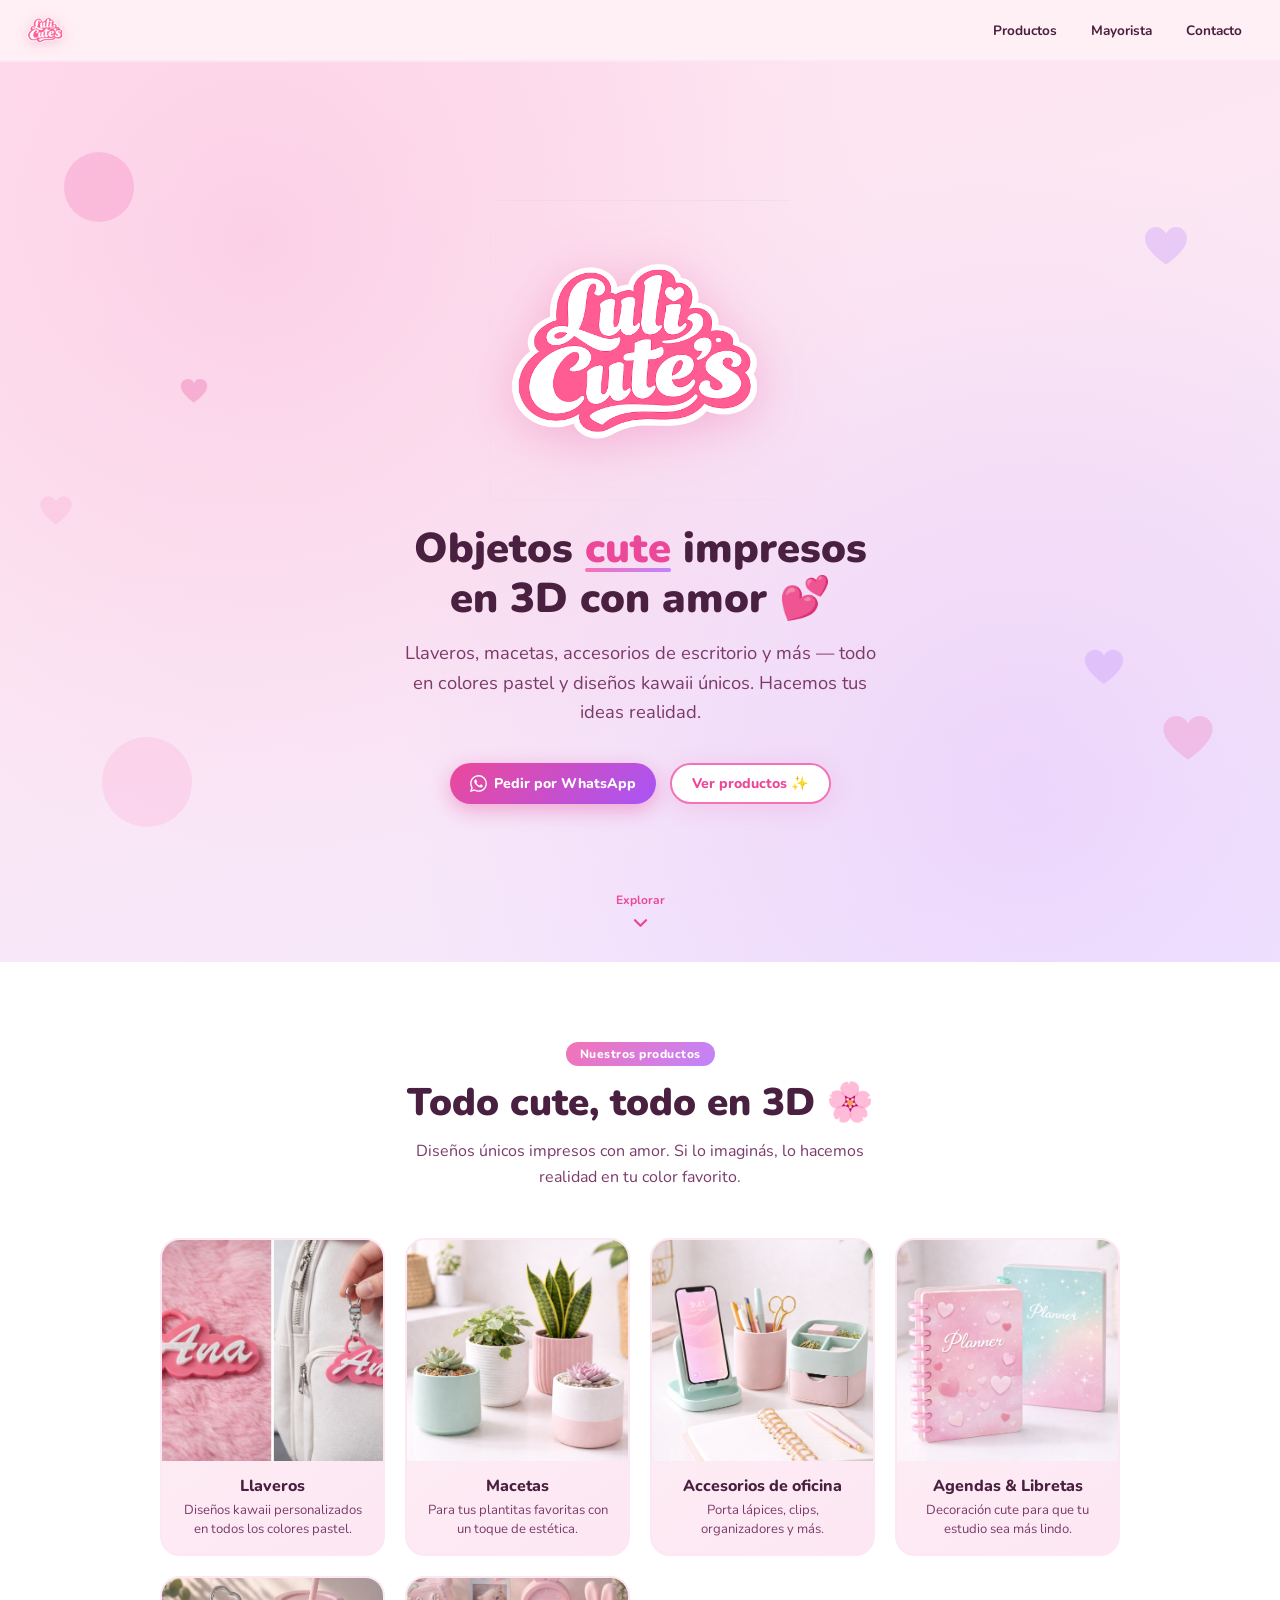
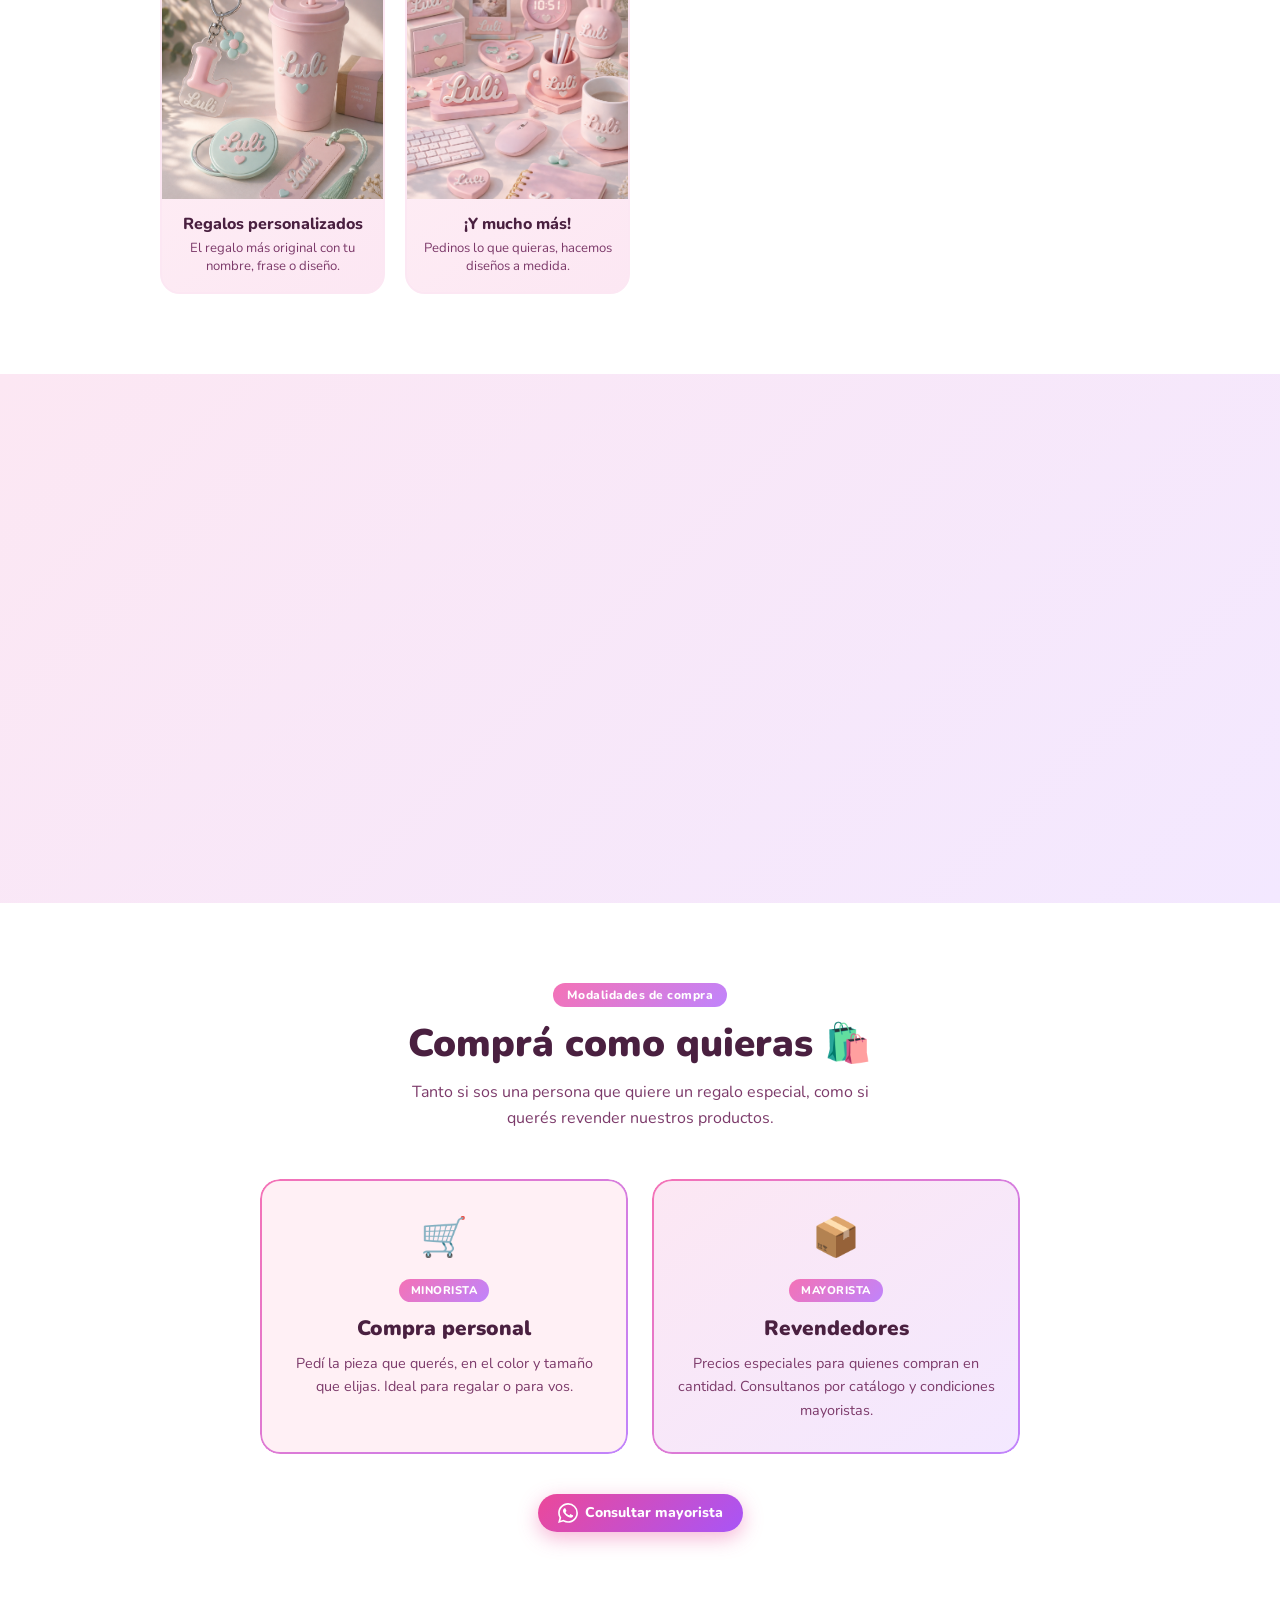
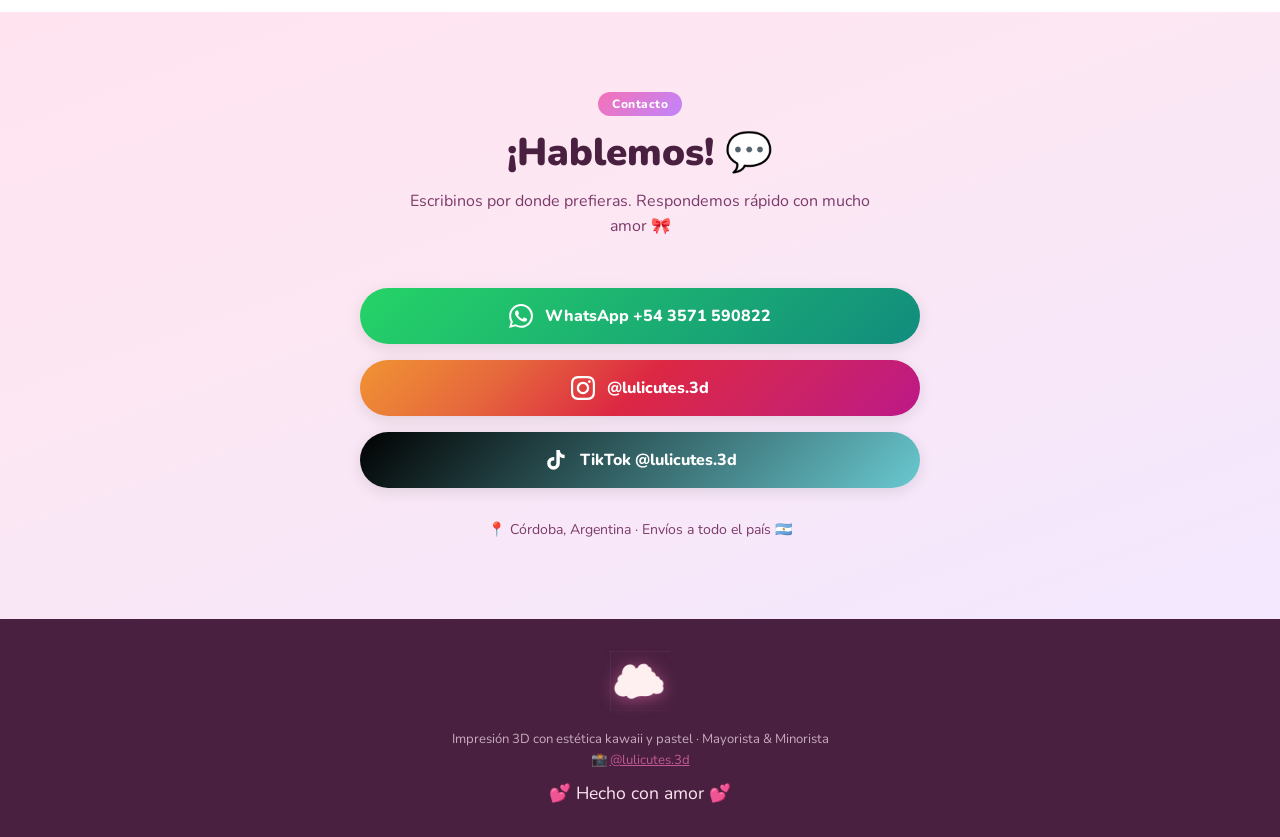
<file: luli-cutes-3d/index.html>
<!DOCTYPE html>
<html lang="es">
<head>
  <meta charset="UTF-8" />
  <meta name="viewport" content="width=device-width, initial-scale=1.0" />
  <meta name="color-scheme" content="light only" />
  <title>Luli Cute's 3D – Accesorios cute impresos en 3D</title>
  <meta name="description" content="Luli Cute's 3D – Llaveros, macetas, accesorios de oficina y más, impresos en 3D con estética kawaii y pastel. Mayorista y minorista." />
  <link rel="preconnect" href="https://fonts.googleapis.com" />
  <link rel="preconnect" href="https://fonts.gstatic.com" crossorigin />
  <link href="https://fonts.googleapis.com/css2?family=Nunito:wght@400;600;700;800;900&family=Pacifico&display=swap" rel="stylesheet" />
  <style>
    /* ===== RESET & BASE ===== */
    *, *::before, *::after { box-sizing: border-box; margin: 0; padding: 0; }
    html { scroll-behavior: smooth; color-scheme: light only; }
    body {
      font-family: 'Nunito', sans-serif;
      background: #fff0f5;
      color: #4a2040;
      overflow-x: hidden;
    }

    /* ===== VARIABLES ===== */
    :root {
      --pink: #f472b6;
      --pink-dark: #ec4899;
      --pink-light: #fce7f3;
      --pink-pale: #fff0f5;
      --purple: #c084fc;
      --lavender: #e9d5ff;
      --white: #ffffff;
      --text: #4a2040;
      --shadow: 0 4px 24px rgba(236,72,153,0.15);
      --radius: 20px;
    }

    /* ===== SCROLL REVEAL ===== */
    .reveal {
      opacity: 0;
      transform: translateY(36px);
      transition: opacity 0.7s cubic-bezier(.4,0,.2,1), transform 0.7s cubic-bezier(.4,0,.2,1);
    }
    .reveal.visible {
      opacity: 1;
      transform: translateY(0);
    }
    .reveal-delay-1 { transition-delay: 0.1s; }
    .reveal-delay-2 { transition-delay: 0.2s; }
    .reveal-delay-3 { transition-delay: 0.3s; }
    .reveal-delay-4 { transition-delay: 0.4s; }
    .reveal-scale {
      opacity: 0;
      transform: scale(0.88);
      transition: opacity 0.6s cubic-bezier(.4,0,.2,1), transform 0.6s cubic-bezier(.4,0,.2,1);
    }
    .reveal-scale.visible {
      opacity: 1;
      transform: scale(1);
    }

    /* ===== HEADER / NAV ===== */
    header {
      position: sticky;
      top: 0;
      z-index: 100;
      background: rgba(255,240,245,0.92);
      backdrop-filter: blur(10px);
      border-bottom: 2px solid #fce7f3;
      padding: 8px 24px;
      display: flex;
      align-items: center;
      justify-content: space-between;
      gap: 12px;
    }
    .nav-logo {
      text-decoration: none;
      display: flex;
      align-items: center;
      gap: 8px;
    }
    .nav-logo img {
      height: 44px;
      width: auto;
      filter: drop-shadow(0 2px 6px rgba(236,72,153,0.25));
    }
    nav {
      display: flex;
      gap: 6px;
      flex-wrap: wrap;
      justify-content: flex-end;
    }
    nav a {
      text-decoration: none;
      color: var(--text);
      font-weight: 700;
      font-size: 0.85rem;
      padding: 6px 14px;
      border-radius: 30px;
      transition: background 0.2s, color 0.2s;
    }
    nav a:hover { background: var(--pink); color: #fff; }

    /* ===== HERO ===== */
    .hero {
      min-height: 100svh;
      display: flex;
      flex-direction: column;
      align-items: center;
      justify-content: center;
      text-align: center;
      padding: 60px 24px 80px;
      background: linear-gradient(160deg, #ffe4f0 0%, #fce7f3 40%, #f3e8ff 100%);
      position: relative;
      overflow: hidden;
    }
    .hero::before {
      content: '';
      position: absolute;
      inset: 0;
      background:
        radial-gradient(circle at 20% 20%, rgba(244,114,182,0.18) 0%, transparent 50%),
        radial-gradient(circle at 80% 80%, rgba(192,132,252,0.18) 0%, transparent 50%);
      pointer-events: none;
    }
    .floating-shapes {
      position: absolute;
      inset: 0;
      pointer-events: none;
      overflow: hidden;
    }
    .shape {
      position: absolute;
      opacity: 0.28;
      animation: floatShape 3.2s ease-in-out infinite;
    }
    /* Círculos */
    .shape-circle { border-radius: 50%; }
    .shape-1 { width: 70px; height: 70px; background: var(--pink); top: 10%; left: 5%; animation-delay: 0s; border-radius: 50%; }
    .shape-3 { width: 90px; height: 90px; background: #f9a8d4; bottom: 15%; left: 8%; animation-delay: 1.2s; border-radius: 50%; }
    /* Corazones SVG */
    .shape-heart { width: auto; height: auto; background: none; }
    .shape-heart svg { display: block; }
    .shape-2 { top: 18%; right: 7%; animation-delay: 0.6s; }
    .shape-4 { bottom: 22%; right: 5%; animation-delay: 0.8s; }
    .shape-5 { top: 48%; left: 3%; animation-delay: 1.6s; }
    .shape-6 { top: 65%; right: 12%; animation-delay: 2.1s; }
    .shape-7 { top: 35%; left: 14%; animation-delay: 2.6s; }
    @keyframes floatShape {
      0%, 100% { transform: translateY(0) rotate(0deg); }
      50% { transform: translateY(-28px) rotate(20deg); }
    }
    .hero-logo {
      width: min(300px, 72vw);
      height: auto;
      filter: drop-shadow(0 8px 24px rgba(236,72,153,0.3));
      margin-bottom: 24px;
      animation: logoPop 0.8s cubic-bezier(.34,1.56,.64,1) forwards;
    }
    @keyframes logoPop {
      from { opacity: 0; transform: scale(0.7) rotate(-5deg); }
      to { opacity: 1; transform: scale(1) rotate(0deg); }
    }
    .hero-tagline {
      font-size: clamp(1.5rem, 5vw, 2.6rem);
      font-weight: 900;
      line-height: 1.2;
      color: var(--text);
      margin-bottom: 14px;
      max-width: 600px;
    }
    .hero-tagline .highlight {
      color: var(--pink-dark);
      position: relative;
      display: inline-block;
    }
    .hero-tagline .highlight::after {
      content: '';
      position: absolute;
      bottom: 2px;
      left: 0; right: 0;
      height: 4px;
      background: linear-gradient(90deg, var(--pink), var(--purple));
      border-radius: 4px;
    }
    .hero-sub {
      font-size: clamp(0.95rem, 2.5vw, 1.15rem);
      color: #7c3a6a;
      max-width: 480px;
      margin-bottom: 36px;
      line-height: 1.6;
    }
    .hero-btns {
      display: flex;
      flex-wrap: wrap;
      gap: 14px;
      justify-content: center;
    }
    .btn {
      display: inline-flex;
      align-items: center;
      gap: 7px;
      padding: 9px 20px;
      border-radius: 50px;
      font-weight: 800;
      font-size: 0.88rem;
      text-decoration: none;
      cursor: pointer;
      border: none;
      transition: transform 0.2s, box-shadow 0.2s, filter 0.2s;
    }
    .btn svg { width: 17px; height: 17px; }
    .btn:hover { transform: translateY(-3px) scale(1.04); filter: brightness(1.05); }
    .btn:active { transform: translateY(0) scale(0.98); }
    .btn-primary {
      background: linear-gradient(135deg, #ec4899, #a855f7);
      color: #fff;
      box-shadow: 0 6px 20px rgba(236,72,153,0.4);
    }
    .btn-secondary {
      background: var(--white);
      color: var(--pink-dark);
      border: 2.5px solid var(--pink);
      box-shadow: var(--shadow);
    }
    .scroll-indicator {
      position: absolute;
      bottom: 28px;
      left: 50%;
      transform: translateX(-50%);
      display: flex;
      flex-direction: column;
      align-items: center;
      gap: 4px;
      color: var(--pink-dark);
      font-size: 0.75rem;
      font-weight: 700;
      animation: bounce 2s ease-in-out infinite;
    }
    .scroll-indicator svg { width: 22px; height: 22px; }
    @keyframes bounce {
      0%, 100% { transform: translateX(-50%) translateY(0); }
      50% { transform: translateX(-50%) translateY(8px); }
    }

    /* ===== SECTION BASE ===== */
    section { padding: 80px 24px; }
    .section-title {
      text-align: center;
      margin-bottom: 48px;
    }
    .section-title h2 {
      font-size: clamp(1.6rem, 4vw, 2.4rem);
      font-weight: 900;
      color: var(--text);
      margin-bottom: 10px;
    }
    .section-title p {
      color: #7c3a6a;
      font-size: 1rem;
      max-width: 500px;
      margin: 0 auto;
      line-height: 1.6;
    }
    .pill-badge {
      display: inline-block;
      background: linear-gradient(135deg, var(--pink), var(--purple));
      color: #fff;
      font-weight: 800;
      font-size: 0.75rem;
      padding: 4px 14px;
      border-radius: 30px;
      margin-bottom: 10px;
      letter-spacing: 0.5px;
    }

    /* ===== PRODUCTS ===== */
    .products { background: var(--white); }
    .products-grid {
      display: grid;
      grid-template-columns: repeat(auto-fit, minmax(200px, 1fr));
      gap: 20px;
      max-width: 960px;
      margin: 0 auto;
    }
    .product-card {
      background: linear-gradient(145deg, #fff0f5, #fce7f3);
      border-radius: var(--radius);
      overflow: hidden;
      text-align: center;
      border: 2px solid #fce7f3;
      transition: transform 0.3s, box-shadow 0.3s, border-color 0.3s;
      cursor: default;
    }
    .product-card:hover {
      transform: translateY(-6px) scale(1.03);
      box-shadow: 0 12px 32px rgba(236,72,153,0.2);
      border-color: var(--pink);
    }
    .product-card-img {
      width: 100%;
      aspect-ratio: 1 / 1;
      object-fit: cover;
      display: block;
    }
    .product-card-body {
      padding: 14px 14px 16px;
    }
    .product-card h3 {
      font-size: 1rem;
      font-weight: 800;
      color: var(--text);
      margin-bottom: 4px;
    }
    .product-card p {
      font-size: 0.82rem;
      color: #7c3a6a;
      line-height: 1.4;
    }

    /* ===== WHY US ===== */
    .why-us {
      background: linear-gradient(135deg, #fce7f3 0%, #f3e8ff 100%);
    }
    .why-grid {
      display: grid;
      grid-template-columns: repeat(auto-fit, minmax(200px, 1fr));
      gap: 20px;
      max-width: 860px;
      margin: 0 auto;
    }
    .why-card {
      background: var(--white);
      border-radius: var(--radius);
      padding: 28px 20px;
      text-align: center;
      box-shadow: var(--shadow);
    }
    .why-icon { font-size: 2.4rem; margin-bottom: 14px; display: block; }
    .why-card h3 { font-size: 1rem; font-weight: 800; color: var(--text); margin-bottom: 8px; }
    .why-card p { font-size: 0.85rem; color: #7c3a6a; line-height: 1.5; }

    /* ===== WHOLESALE ===== */
    .wholesale { background: var(--white); }
    .wholesale-cards {
      display: grid;
      grid-template-columns: repeat(auto-fit, minmax(260px, 1fr));
      gap: 24px;
      max-width: 760px;
      margin: 0 auto 40px;
    }
    .wh-card {
      border-radius: var(--radius);
      padding: 32px 24px;
      text-align: center;
      position: relative;
      overflow: hidden;
    }
    .wh-card::before {
      content: '';
      position: absolute;
      inset: 0;
      border-radius: var(--radius);
      padding: 2px;
      background: linear-gradient(135deg, var(--pink), var(--purple));
      -webkit-mask: linear-gradient(#fff 0 0) content-box, linear-gradient(#fff 0 0);
      -webkit-mask-composite: xor;
      mask-composite: exclude;
    }
    .wh-card.featured {
      background: linear-gradient(145deg, #fce7f3, #f3e8ff);
    }
    .wh-card.regular {
      background: #fff0f5;
    }
    .wh-tag {
      display: inline-block;
      background: linear-gradient(135deg, var(--pink), var(--purple));
      color: #fff;
      font-size: 0.7rem;
      font-weight: 800;
      padding: 4px 12px;
      border-radius: 30px;
      margin-bottom: 12px;
      text-transform: uppercase;
      letter-spacing: 0.5px;
    }
    .wh-card h3 { font-size: 1.3rem; font-weight: 900; color: var(--text); margin-bottom: 10px; }
    .wh-card p { font-size: 0.9rem; color: #7c3a6a; line-height: 1.6; }
    .wh-card .wh-icon { font-size: 2.4rem; margin-bottom: 14px; display: block; }

    /* ===== CONTACT ===== */
    .contact {
      background: linear-gradient(160deg, #ffe4f0 0%, #fce7f3 40%, #f3e8ff 100%);
    }
    .contact-wrapper {
      max-width: 560px;
      margin: 0 auto;
      text-align: center;
    }
    .social-links {
      display: flex;
      flex-direction: column;
      gap: 16px;
      margin: 32px 0;
    }
    .social-btn {
      display: flex;
      align-items: center;
      justify-content: center;
      gap: 12px;
      padding: 16px 24px;
      border-radius: 50px;
      text-decoration: none;
      font-weight: 800;
      font-size: 1rem;
      transition: transform 0.2s, box-shadow 0.2s, filter 0.2s;
      box-shadow: 0 4px 16px rgba(0,0,0,0.1);
    }
    .social-btn:hover { transform: translateY(-3px) scale(1.03); filter: brightness(1.05); }
    .social-btn:active { transform: scale(0.98); }
    .social-btn svg { width: 24px; height: 24px; flex-shrink: 0; }
    .btn-whatsapp { background: linear-gradient(135deg, #25d366, #128c7e); color: #fff; }
    .btn-instagram { background: linear-gradient(135deg, #f09433, #e6683c, #dc2743, #cc2366, #bc1888); color: #fff; }
    .btn-tiktok { background: linear-gradient(135deg, #010101, #69c9d0); color: #fff; }

    /* ===== FOOTER ===== */
    footer {
      background: #4a2040;
      color: #fce7f3;
      text-align: center;
      padding: 32px 24px;
    }
    .footer-logo-img {
      height: 60px;
      width: auto;
      margin-bottom: 12px;
      filter: brightness(0) invert(1) sepia(1) saturate(3) hue-rotate(290deg) drop-shadow(0 2px 8px rgba(244,114,182,0.5));
    }
    footer p { font-size: 0.82rem; opacity: 0.7; line-height: 1.6; }
    footer .hearts { font-size: 1.1rem; margin-top: 10px; }

    /* ===== MOBILE ===== */
    @media (max-width: 480px) {
      section { padding: 60px 18px; }
      .hero { padding: 60px 18px 80px; }
      .hero-btns { gap: 10px; }
      .btn { padding: 8px 18px; font-size: 0.84rem; }
      header { padding: 10px 18px; }
      nav a { font-size: 0.78rem; padding: 5px 10px; }
    }
  </style>
</head>
<body>

  <!-- HEADER -->
  <header>
    <a class="nav-logo" href="#hero">
      <img src="assets/logo/logo.png" alt="Luli Cute's 3D" />
    </a>
    <nav>
      <a href="#productos">Productos</a>
      <a href="#mayorista">Mayorista</a>
      <a href="#contacto">Contacto</a>
    </nav>
  </header>

  <!-- HERO -->
  <section class="hero" id="hero">
    <div class="floating-shapes" aria-hidden="true">
      <!-- Círculos -->
      <div class="shape shape-1"></div>
      <div class="shape shape-3"></div>
      <!-- Corazones SVG -->
      <div class="shape shape-heart shape-2">
        <svg width="48" height="44" viewBox="0 0 48 44" fill="none" xmlns="http://www.w3.org/2000/svg">
          <path d="M24 40.5S3 27 3 14.5A11 11 0 0 1 24 9.5a11 11 0 0 1 21 5C45 27 24 40.5 24 40.5Z" fill="#c084fc"/>
        </svg>
      </div>
      <div class="shape shape-heart shape-4">
        <svg width="56" height="52" viewBox="0 0 48 44" fill="none" xmlns="http://www.w3.org/2000/svg">
          <path d="M24 40.5S3 27 3 14.5A11 11 0 0 1 24 9.5a11 11 0 0 1 21 5C45 27 24 40.5 24 40.5Z" fill="#f472b6"/>
        </svg>
      </div>
      <div class="shape shape-heart shape-5">
        <svg width="36" height="33" viewBox="0 0 48 44" fill="none" xmlns="http://www.w3.org/2000/svg">
          <path d="M24 40.5S3 27 3 14.5A11 11 0 0 1 24 9.5a11 11 0 0 1 21 5C45 27 24 40.5 24 40.5Z" fill="#f9a8d4"/>
        </svg>
      </div>
      <div class="shape shape-heart shape-6">
        <svg width="44" height="40" viewBox="0 0 48 44" fill="none" xmlns="http://www.w3.org/2000/svg">
          <path d="M24 40.5S3 27 3 14.5A11 11 0 0 1 24 9.5a11 11 0 0 1 21 5C45 27 24 40.5 24 40.5Z" fill="#c084fc"/>
        </svg>
      </div>
      <div class="shape shape-heart shape-7">
        <svg width="30" height="28" viewBox="0 0 48 44" fill="none" xmlns="http://www.w3.org/2000/svg">
          <path d="M24 40.5S3 27 3 14.5A11 11 0 0 1 24 9.5a11 11 0 0 1 21 5C45 27 24 40.5 24 40.5Z" fill="#ec4899"/>
        </svg>
      </div>
    </div>
    <img
      class="hero-logo"
      src="assets/logo/logo.png"
      alt="Luli Cute's 3D logo"
      onerror="this.style.display='none'; document.querySelector('.hero-logo-fallback').style.display='block';"
    />
    <div class="hero-logo-fallback" style="display:none; font-family:'Pacifico',cursive; font-size:2.8rem; color:#ec4899; margin-bottom:24px; animation: logoPop 0.8s cubic-bezier(.34,1.56,.64,1) forwards;">Luli Cute's 🎀</div>
    <p class="hero-tagline reveal">
      Objetos <span class="highlight">cute</span> impresos<br/>en 3D con amor 💕
    </p>
    <p class="hero-sub reveal reveal-delay-1">
      Llaveros, macetas, accesorios de escritorio y más —
      todo en colores pastel y diseños kawaii únicos. Hacemos tus ideas realidad.
    </p>
    <div class="hero-btns reveal reveal-delay-2">
      <a class="btn btn-primary" href="#contacto">
        <svg viewBox="0 0 24 24" fill="currentColor"><path d="M17.472 14.382c-.297-.149-1.758-.867-2.03-.967-.273-.099-.471-.148-.67.15-.197.297-.767.966-.94 1.164-.173.199-.347.223-.644.075-.297-.15-1.255-.463-2.39-1.475-.883-.788-1.48-1.761-1.653-2.059-.173-.297-.018-.458.13-.606.134-.133.298-.347.446-.52.149-.174.198-.298.298-.497.099-.198.05-.371-.025-.52-.075-.149-.669-1.612-.916-2.207-.242-.579-.487-.5-.669-.51-.173-.008-.371-.01-.57-.01-.198 0-.52.074-.792.372-.272.297-1.04 1.016-1.04 2.479 0 1.462 1.065 2.875 1.213 3.074.149.198 2.096 3.2 5.077 4.487.709.306 1.262.489 1.694.625.712.227 1.36.195 1.871.118.571-.085 1.758-.719 2.006-1.413.248-.694.248-1.289.173-1.413-.074-.124-.272-.198-.57-.347m-5.421 7.403h-.004a9.87 9.87 0 01-5.031-1.378l-.361-.214-3.741.982.998-3.648-.235-.374a9.86 9.86 0 01-1.51-5.26c.001-5.45 4.436-9.884 9.888-9.884 2.64 0 5.122 1.03 6.988 2.898a9.825 9.825 0 012.893 6.994c-.003 5.45-4.437 9.884-9.885 9.884m8.413-18.297A11.815 11.815 0 0012.05 0C5.495 0 .16 5.335.157 11.892c0 2.096.547 4.142 1.588 5.945L.057 24l6.305-1.654a11.882 11.882 0 005.683 1.448h.005c6.554 0 11.89-5.335 11.893-11.893a11.821 11.821 0 00-3.48-8.413z"/></svg>
        Pedir por WhatsApp
      </a>
      <a class="btn btn-secondary" href="#productos">
        Ver productos ✨
      </a>
    </div>
    <div class="scroll-indicator" aria-hidden="true">
      <span>Explorar</span>
      <svg viewBox="0 0 24 24" fill="none" stroke="currentColor" stroke-width="2.5" stroke-linecap="round" stroke-linejoin="round">
        <polyline points="6 9 12 15 18 9"/>
      </svg>
    </div>
  </section>

  <!-- PRODUCTOS -->
  <section class="products" id="productos">
    <div class="section-title reveal">
      <span class="pill-badge">Nuestros productos</span>
      <h2>Todo cute, todo en 3D 🌸</h2>
      <p>Diseños únicos impresos con amor. Si lo imaginás, lo hacemos realidad en tu color favorito.</p>
    </div>
    <div class="products-grid">
      <div class="product-card reveal reveal-delay-1">
        <img class="product-card-img" src="assets/fotos/llavero.png" alt="Llaveros cute 3D" />
        <div class="product-card-body">
          <h3>Llaveros</h3>
          <p>Diseños kawaii personalizados en todos los colores pastel.</p>
        </div>
      </div>
      <div class="product-card reveal reveal-delay-2">
        <img class="product-card-img" src="assets/fotos/macetas.png" alt="Macetas cute 3D" />
        <div class="product-card-body">
          <h3>Macetas</h3>
          <p>Para tus plantitas favoritas con un toque de estética.</p>
        </div>
      </div>
      <div class="product-card reveal reveal-delay-3">
        <img class="product-card-img" src="assets/fotos/oficina.png" alt="Accesorios de oficina 3D" />
        <div class="product-card-body">
          <h3>Accesorios de oficina</h3>
          <p>Porta lápices, clips, organizadores y más.</p>
        </div>
      </div>
      <div class="product-card reveal reveal-delay-4">
        <img class="product-card-img" src="assets/fotos/agendas.png" alt="Agendas cute 3D" />
        <div class="product-card-body">
          <h3>Agendas & Libretas</h3>
          <p>Decoración cute para que tu estudio sea más lindo.</p>
        </div>
      </div>
      <div class="product-card reveal reveal-delay-1">
        <img class="product-card-img" src="assets/fotos/personalizados.png" alt="Regalos personalizados 3D" />
        <div class="product-card-body">
          <h3>Regalos personalizados</h3>
          <p>El regalo más original con tu nombre, frase o diseño.</p>
        </div>
      </div>
      <div class="product-card reveal reveal-delay-2">
        <img class="product-card-img" src="assets/fotos/mas.png" alt="Más productos cute 3D" />
        <div class="product-card-body">
          <h3>¡Y mucho más!</h3>
          <p>Pedinos lo que quieras, hacemos diseños a medida.</p>
        </div>
      </div>
    </div>
  </section>

  <!-- POR QUÉ ELEGIRNOS -->
  <section class="why-us">
    <div class="section-title reveal">
      <span class="pill-badge">¿Por qué elegirnos?</span>
      <h2>Calidad + ternura en cada pieza 💖</h2>
    </div>
    <div class="why-grid">
      <div class="why-card reveal reveal-delay-1">
        <span class="why-icon">🎨</span>
        <h3>Diseños únicos</h3>
        <p>Cada pieza es pensada con cariño. Estética kawaii y pastel que te va a enamorar.</p>
      </div>
      <div class="why-card reveal reveal-delay-2">
        <span class="why-icon">🛠️</span>
        <h3>Alta calidad</h3>
        <p>Impresión 3D con materiales resistentes y acabados prolijos.</p>
      </div>
      <div class="why-card reveal reveal-delay-3">
        <span class="why-icon">💌</span>
        <h3>Personalizable</h3>
        <p>Colores, tamaños y diseños a tu gusto. Hacemos tu idea realidad.</p>
      </div>
      <div class="why-card reveal reveal-delay-4">
        <span class="why-icon">🚀</span>
        <h3>Envíos a todo el país</h3>
        <p>Mandamos para donde estés. También retiro local disponible.</p>
      </div>
    </div>
  </section>

  <!-- MAYORISTA / MINORISTA -->
  <section class="wholesale" id="mayorista">
    <div class="section-title reveal">
      <span class="pill-badge">Modalidades de compra</span>
      <h2>Comprá como quieras 🛍️</h2>
      <p>Tanto si sos una persona que quiere un regalo especial, como si querés revender nuestros productos.</p>
    </div>
    <div class="wholesale-cards">
      <div class="wh-card regular reveal reveal-delay-1">
        <span class="wh-icon">🛒</span>
        <div class="wh-tag">Minorista</div>
        <h3>Compra personal</h3>
        <p>Pedí la pieza que querés, en el color y tamaño que elijas. Ideal para regalar o para vos.</p>
      </div>
      <div class="wh-card featured reveal reveal-delay-2">
        <span class="wh-icon">📦</span>
        <div class="wh-tag">Mayorista</div>
        <h3>Revendedores</h3>
        <p>Precios especiales para quienes compran en cantidad. Consultanos por catálogo y condiciones mayoristas.</p>
      </div>
    </div>
    <div style="text-align:center;" class="reveal reveal-delay-3">
      <a class="btn btn-primary" href="https://wa.me/543571590822?text=Hola!%20Vi%20la%20landing%20y%20me%20interesan%20sus%20productos%20%F0%9F%8E%80" target="_blank" rel="noopener">
        <svg viewBox="0 0 24 24" fill="currentColor" style="width:20px;height:20px;"><path d="M17.472 14.382c-.297-.149-1.758-.867-2.03-.967-.273-.099-.471-.148-.67.15-.197.297-.767.966-.94 1.164-.173.199-.347.223-.644.075-.297-.15-1.255-.463-2.39-1.475-.883-.788-1.48-1.761-1.653-2.059-.173-.297-.018-.458.13-.606.134-.133.298-.347.446-.52.149-.174.198-.298.298-.497.099-.198.05-.371-.025-.52-.075-.149-.669-1.612-.916-2.207-.242-.579-.487-.5-.669-.51-.173-.008-.371-.01-.57-.01-.198 0-.52.074-.792.372-.272.297-1.04 1.016-1.04 2.479 0 1.462 1.065 2.875 1.213 3.074.149.198 2.096 3.2 5.077 4.487.709.306 1.262.489 1.694.625.712.227 1.36.195 1.871.118.571-.085 1.758-.719 2.006-1.413.248-.694.248-1.289.173-1.413-.074-.124-.272-.198-.57-.347m-5.421 7.403h-.004a9.87 9.87 0 01-5.031-1.378l-.361-.214-3.741.982.998-3.648-.235-.374a9.86 9.86 0 01-1.51-5.26c.001-5.45 4.436-9.884 9.888-9.884 2.64 0 5.122 1.03 6.988 2.898a9.825 9.825 0 012.893 6.994c-.003 5.45-4.437 9.884-9.885 9.884m8.413-18.297A11.815 11.815 0 0012.05 0C5.495 0 .16 5.335.157 11.892c0 2.096.547 4.142 1.588 5.945L.057 24l6.305-1.654a11.882 11.882 0 005.683 1.448h.005c6.554 0 11.89-5.335 11.893-11.893a11.821 11.821 0 00-3.48-8.413z"/></svg>
        Consultar mayorista
      </a>
    </div>
  </section>

  <!-- CONTACTO -->
  <section class="contact" id="contacto">
    <div class="contact-wrapper">
      <div class="section-title reveal">
        <span class="pill-badge">Contacto</span>
        <h2>¡Hablemos! 💬</h2>
        <p>Escribinos por donde prefieras. Respondemos rápido con mucho amor 🎀</p>
      </div>
      <div class="social-links">
        <a class="social-btn btn-whatsapp reveal reveal-delay-1"
           href="https://wa.me/543571590822?text=Hola!%20Vi%20la%20landing%20y%20me%20interesan%20sus%20productos%20%F0%9F%8E%80"
           target="_blank" rel="noopener">
          <svg viewBox="0 0 24 24" fill="currentColor"><path d="M17.472 14.382c-.297-.149-1.758-.867-2.03-.967-.273-.099-.471-.148-.67.15-.197.297-.767.966-.94 1.164-.173.199-.347.223-.644.075-.297-.15-1.255-.463-2.39-1.475-.883-.788-1.48-1.761-1.653-2.059-.173-.297-.018-.458.13-.606.134-.133.298-.347.446-.52.149-.174.198-.298.298-.497.099-.198.05-.371-.025-.52-.075-.149-.669-1.612-.916-2.207-.242-.579-.487-.5-.669-.51-.173-.008-.371-.01-.57-.01-.198 0-.52.074-.792.372-.272.297-1.04 1.016-1.04 2.479 0 1.462 1.065 2.875 1.213 3.074.149.198 2.096 3.2 5.077 4.487.709.306 1.262.489 1.694.625.712.227 1.36.195 1.871.118.571-.085 1.758-.719 2.006-1.413.248-.694.248-1.289.173-1.413-.074-.124-.272-.198-.57-.347m-5.421 7.403h-.004a9.87 9.87 0 01-5.031-1.378l-.361-.214-3.741.982.998-3.648-.235-.374a9.86 9.86 0 01-1.51-5.26c.001-5.45 4.436-9.884 9.888-9.884 2.64 0 5.122 1.03 6.988 2.898a9.825 9.825 0 012.893 6.994c-.003 5.45-4.437 9.884-9.885 9.884m8.413-18.297A11.815 11.815 0 0012.05 0C5.495 0 .16 5.335.157 11.892c0 2.096.547 4.142 1.588 5.945L.057 24l6.305-1.654a11.882 11.882 0 005.683 1.448h.005c6.554 0 11.89-5.335 11.893-11.893a11.821 11.821 0 00-3.48-8.413z"/></svg>
          WhatsApp +54 3571 590822
        </a>
        <a class="social-btn btn-instagram reveal reveal-delay-2"
           href="https://www.instagram.com/lulicutes.3d/"
           target="_blank" rel="noopener">
          <svg viewBox="0 0 24 24" fill="currentColor"><path d="M12 2.163c3.204 0 3.584.012 4.85.07 3.252.148 4.771 1.691 4.919 4.919.058 1.265.069 1.645.069 4.849 0 3.205-.012 3.584-.069 4.849-.149 3.225-1.664 4.771-4.919 4.919-1.266.058-1.644.07-4.85.07-3.204 0-3.584-.012-4.849-.07-3.26-.149-4.771-1.699-4.919-4.92-.058-1.265-.07-1.644-.07-4.849 0-3.204.013-3.583.07-4.849.149-3.227 1.664-4.771 4.919-4.919 1.266-.057 1.645-.069 4.849-.069zm0-2.163c-3.259 0-3.667.014-4.947.072-4.358.2-6.78 2.618-6.98 6.98-.059 1.281-.073 1.689-.073 4.948 0 3.259.014 3.668.072 4.948.2 4.358 2.618 6.78 6.98 6.98 1.281.058 1.689.072 4.948.072 3.259 0 3.668-.014 4.948-.072 4.354-.2 6.782-2.618 6.979-6.98.059-1.28.073-1.689.073-4.948 0-3.259-.014-3.667-.072-4.947-.196-4.354-2.617-6.78-6.979-6.98-1.281-.059-1.69-.073-4.949-.073zm0 5.838c-3.403 0-6.162 2.759-6.162 6.162s2.759 6.163 6.162 6.163 6.162-2.759 6.162-6.163c0-3.403-2.759-6.162-6.162-6.162zm0 10.162c-2.209 0-4-1.79-4-4 0-2.209 1.791-4 4-4s4 1.791 4 4c0 2.21-1.791 4-4 4zm6.406-11.845c-.796 0-1.441.645-1.441 1.44s.645 1.44 1.441 1.44c.795 0 1.439-.645 1.439-1.44s-.644-1.44-1.439-1.44z"/></svg>
          @lulicutes.3d
        </a>
        <a class="social-btn btn-tiktok reveal reveal-delay-3"
           href="https://www.tiktok.com/@lulicutes.3d"
           target="_blank" rel="noopener">
          <svg viewBox="0 0 24 24" fill="currentColor"><path d="M19.59 6.69a4.83 4.83 0 01-3.77-4.25V2h-3.45v13.67a2.89 2.89 0 01-2.88 2.5 2.89 2.89 0 01-2.89-2.89 2.89 2.89 0 012.89-2.89c.28 0 .54.04.79.1V9.01a6.3 6.3 0 00-.79-.05 6.34 6.34 0 00-6.34 6.34 6.34 6.34 0 006.34 6.34 6.34 6.34 0 006.33-6.34V8.69a8.18 8.18 0 004.78 1.52V6.77a4.85 4.85 0 01-1.01-.08z"/></svg>
          TikTok @lulicutes.3d
        </a>
      </div>
      <p class="reveal" style="font-size:0.88rem; color:#7c3a6a; margin-top:8px;">
        📍 Córdoba, Argentina · Envíos a todo el país 🇦🇷
      </p>
    </div>
  </section>

  <!-- FOOTER -->
  <footer>
    <img class="footer-logo-img" src="assets/logo/logo.png" alt="Luli Cute's 3D" />
    <p>Impresión 3D con estética kawaii y pastel · Mayorista & Minorista</p>
    <p>📸 <a href="https://www.instagram.com/lulicutes.3d/" style="color:var(--pink);">@lulicutes.3d</a></p>
    <div class="hearts">💕 Hecho con amor 💕</div>
  </footer>

  <!-- SCROLL REVEAL JS -->
  <script>
    const observer = new IntersectionObserver((entries) => {
      entries.forEach(entry => {
        if (entry.isIntersecting) {
          entry.target.classList.add('visible');
        }
      });
    }, { threshold: 0.12, rootMargin: '0px 0px -40px 0px' });

    document.querySelectorAll('.reveal, .reveal-scale').forEach(el => {
      observer.observe(el);
    });

    // Trigger hero reveals immediately
    setTimeout(() => {
      document.querySelectorAll('.hero .reveal').forEach(el => {
        el.classList.add('visible');
      });
    }, 300);
  </script>
</body>
</html>
</file>
